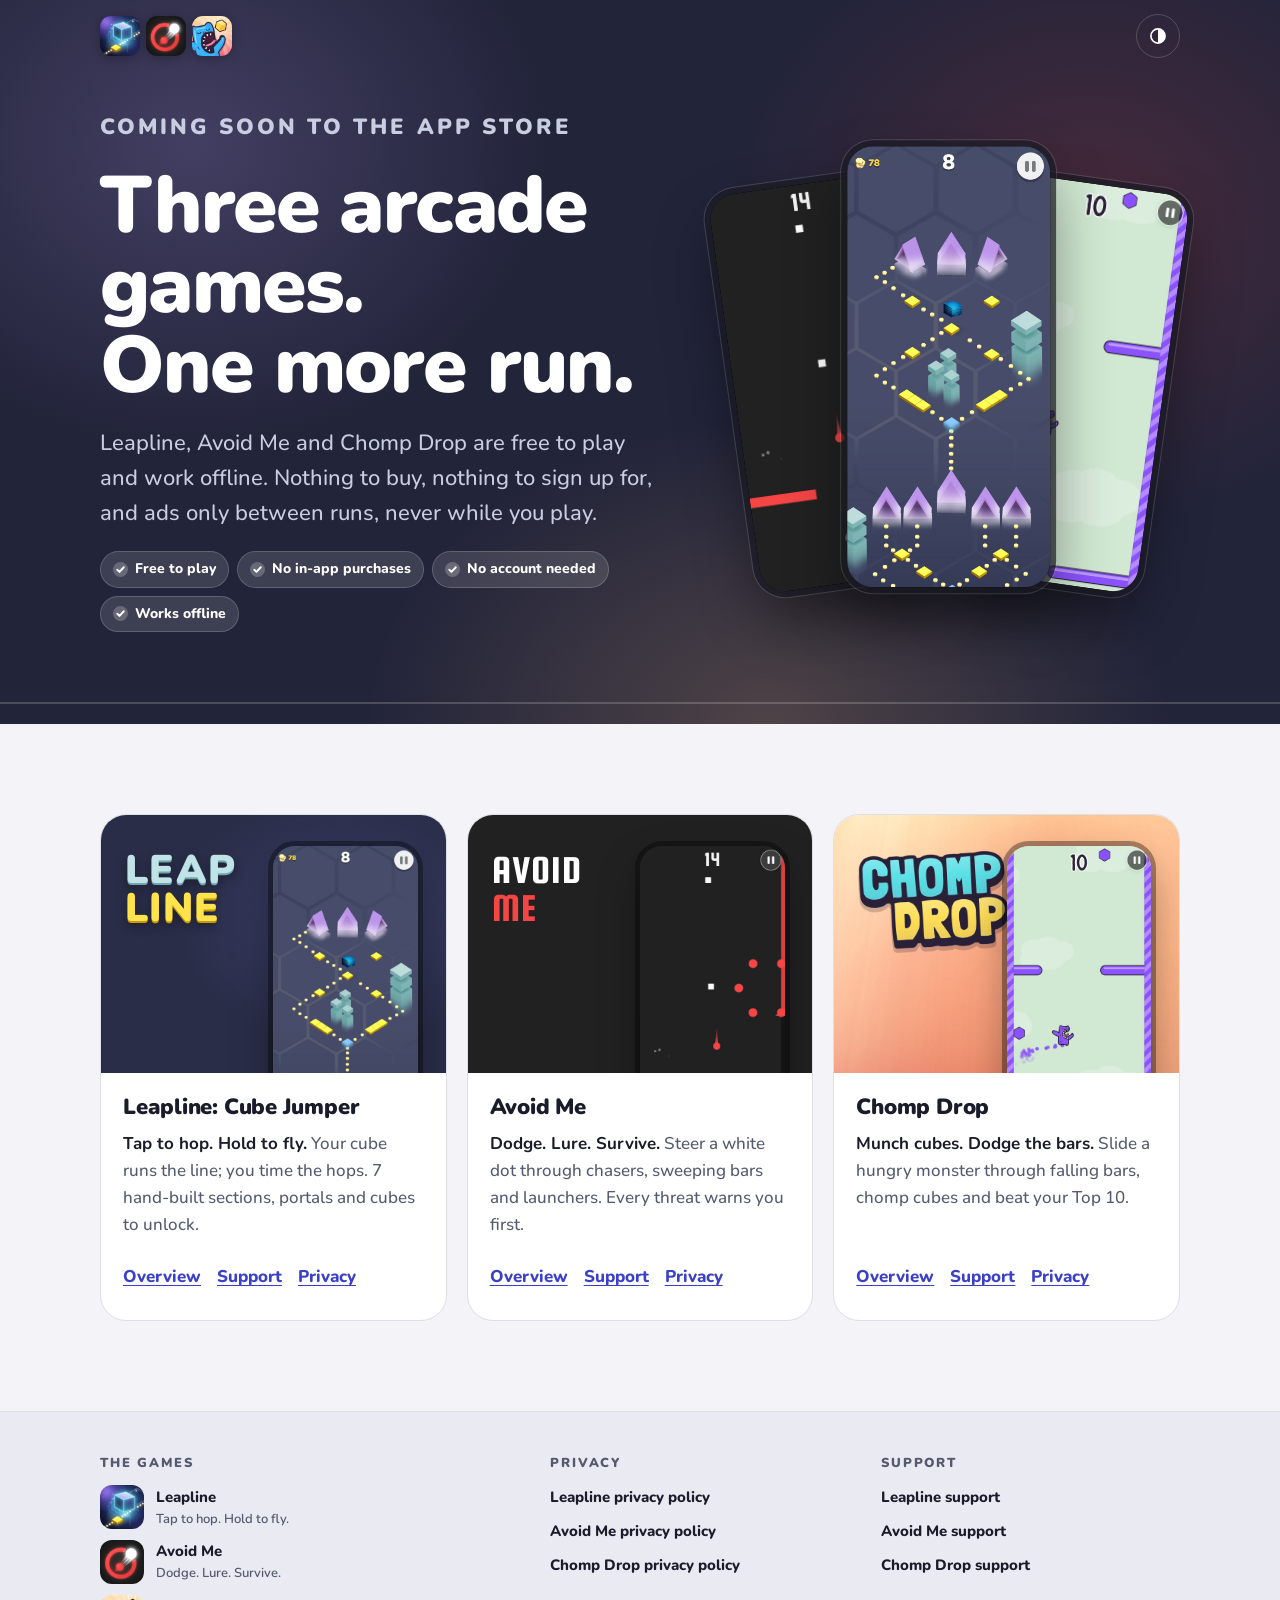
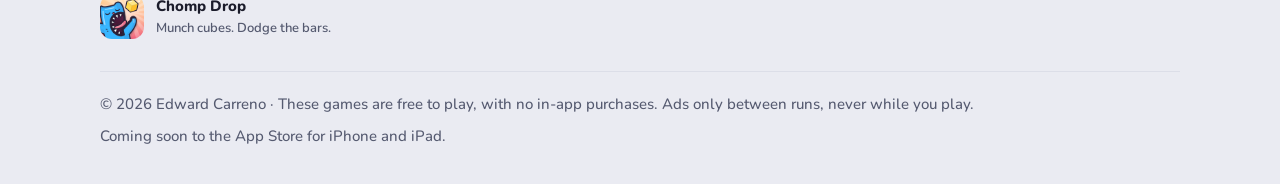
<file: index.html>
<!doctype html>
<html lang="en">
<head>
<meta charset="utf-8">
<meta name="viewport" content="width=device-width, initial-scale=1, viewport-fit=cover">
<title>Leapline, Avoid Me and Chomp Drop</title>
<meta name="description" content="Three free-to-play arcade games for iPhone and iPad: nothing to buy, no account, and ads only between runs.">
<meta name="theme-color" content="#22243a">
<meta property="og:title" content="Leapline, Avoid Me and Chomp Drop">
<meta property="og:description" content="Three free-to-play arcade games for iPhone and iPad: nothing to buy, no account, and ads only between runs.">
<meta property="og:type" content="website">
<link rel="icon" href="assets/leapline/favicon.svg">
<link rel="preload" href="assets/fonts/nunito-latin.woff2" as="font" type="font/woff2" crossorigin>
<link rel="stylesheet" href="assets/site.css">
<script>try{var t=localStorage.getItem('arcade-site-theme');if(t==='light'||t==='dark')document.documentElement.setAttribute('data-theme',t)}catch(e){}</script>
</head>
<body>
<a class="skip" href="#main">Skip to content</a>
<svg width="0" height="0" style="position:absolute" aria-hidden="true" focusable="false">
<defs>
<linearGradient id="g-top" x1="0" y1="0" x2="0" y2="1"><stop offset="0" stop-color="#8a8e9c"/><stop offset="1" stop-color="#5f6370"/></linearGradient>
<linearGradient id="g-left" x1="0" y1="0" x2="1" y2="1"><stop offset="0" stop-color="#2e3038"/><stop offset="1" stop-color="#1c1d24"/></linearGradient>
<linearGradient id="g-right" x1="0" y1="0" x2="1" y2="1"><stop offset="0" stop-color="#454856"/><stop offset="1" stop-color="#30323d"/></linearGradient>
<symbol id="lp-cube" viewBox="0 0 100 100"><polygon points="50,6 92,28 50,50 8,28" fill="url(#g-top)"/><polygon points="8,28 50,50 50,96 8,74" fill="url(#g-left)"/><polygon points="50,50 92,28 92,74 50,96" fill="url(#g-right)"/><polyline points="8,28 50,50 92,28" fill="none" stroke="#fff" stroke-opacity=".45" stroke-width="2" stroke-linejoin="round"/><polygon points="50,6 92,28 92,74 50,96 8,74 8,28" fill="none" stroke="#f4fffd" stroke-opacity=".92" stroke-width="2.6" stroke-linejoin="round"/></symbol>
<symbol id="lp-tile" viewBox="0 0 60 36"><polygon points="2,15 30,29 30,35 2,21" fill="#c79a00"/><polygon points="30,29 58,15 58,21 30,35" fill="#e0b400"/><polygon points="30,1 58,15 30,29 2,15" fill="#ffe34d"/></symbol>
<symbol id="lp-crystal" viewBox="0 0 60 72"><polygon points="30,3 5,58 30,70" fill="#d3bdf8"/><polygon points="30,3 55,58 30,70" fill="#a98bea"/><polygon points="30,32 18,60 42,60" fill="#3e3566"/><polygon points="30,32 18,60 30,64" fill="#54477f"/></symbol>
<symbol id="ck" viewBox="0 0 26 26"><circle cx="13" cy="13" r="13" style="fill:var(--ck-bg,#2a2d48)"/><path d="M7.5 13.4l3.6 3.6 7.4-8" style="fill:none;stroke:var(--ck-ink,#fff)" stroke-width="2.8" stroke-linecap="round" stroke-linejoin="round"/></symbol>
<symbol id="ck-chip" viewBox="0 0 16 16"><circle cx="8" cy="8" r="8" fill="currentColor" opacity=".22"/><path d="M4.6 8.3l2.3 2.3 4.6-5" fill="none" stroke="currentColor" stroke-width="2" stroke-linecap="round" stroke-linejoin="round"/></symbol>
</defs>
</svg>
<header class="band">
<div class="wrap topbar"><a class="brand hub-brand" href="index.html" aria-label="Home"><span style="display:flex;gap:6px"><span class="mark"><img src="media/leapline/icon-256.png" alt="" width="88" height="88"></span><span class="mark"><img src="media/avoid-me/icon-256.png" alt="" width="88" height="88"></span><span class="mark"><img src="media/chomp-drop/icon-256.png" alt="" width="88" height="88"></span></span></a><button class="theme-btn" type="button" data-theme-toggle aria-label="Colour theme"></button></div>
<div class="wrap hub-hero">
<div class="hub-head">
<p class="eyebrow" style="color:var(--hero-muted)">Coming soon to the App Store</p>
<h1>Three arcade games.<br>One more run.</h1>
<p>Leapline, Avoid Me and Chomp Drop are free to play and work offline. Nothing to buy, nothing to sign up for, and ads only between runs, never while you play.</p>
<ul class="chips" aria-label="At a glance"><li><svg viewBox="0 0 16 16" aria-hidden="true"><use href="#ck-chip"/></svg>Free to play</li><li><svg viewBox="0 0 16 16" aria-hidden="true"><use href="#ck-chip"/></svg>No in-app purchases</li><li><svg viewBox="0 0 16 16" aria-hidden="true"><use href="#ck-chip"/></svg>No account needed</li><li><svg viewBox="0 0 16 16" aria-hidden="true"><use href="#ck-chip"/></svg>Works offline</li></ul>
</div>
<div class="fan" aria-hidden="true"><span class="fan-phone fan-0"><img src="assets/avoid-me/gameplay.jpg" alt="" width="780" height="1688"></span><span class="fan-phone fan-1"><img src="assets/leapline/gameplay.jpg" alt="" width="780" height="1688"></span><span class="fan-phone fan-2"><img src="assets/chomp-drop/gameplay.jpg" alt="" width="780" height="1688"></span></div>
</div>
<div class="line line--sm" aria-hidden="true"></div>
</header>
<main id="main" class="section">
<div class="wrap"><ul class="games"><li class="game-card" data-game-card="leapline">
<div class="art art--leapline" aria-hidden="true"><span class="wm"><span class="wm-leapline"><span class="t1">LEAP</span><span class="t2">LINE</span></span></span><span class="shot-mini"><img src="assets/leapline/gameplay.jpg" alt="" width="780" height="1688" loading="lazy"></span></div>
<div class="body"><h2 style="font-size:1.375rem">Leapline: Cube Jumper</h2><p><strong style="color:var(--fg)">Tap to hop. Hold to fly.</strong> Your cube runs the line; you time the hops. 7 hand-built sections, portals and cubes to unlock.</p>
<p class="links"><a href="leapline/index.html">Overview</a><a href="leapline/support.html">Support</a><a href="leapline/privacy.html">Privacy</a></p></div>
</li><li class="game-card" data-game-card="avoid-me">
<div class="art art--avoid" aria-hidden="true"><span class="wm"><span class="wm-avoid">AVOID <span class="me">ME</span></span></span><span class="shot-mini"><img src="assets/avoid-me/gameplay.jpg" alt="" width="780" height="1688" loading="lazy"></span></div>
<div class="body"><h2 style="font-size:1.375rem">Avoid Me</h2><p><strong style="color:var(--fg)">Dodge. Lure. Survive.</strong> Steer a white dot through chasers, sweeping bars and launchers. Every threat warns you first.</p>
<p class="links"><a href="avoid-me/index.html">Overview</a><a href="avoid-me/support.html">Support</a><a href="avoid-me/privacy.html">Privacy</a></p></div>
</li><li class="game-card" data-game-card="chomp-drop">
<div class="art art--chomp" aria-hidden="true"><span class="wm"><img class="wm-chomp wm-chomp--stacked" src="media/chomp-drop/wordmark-stacked.webp" alt="" width="800" height="541"></span><span class="shot-mini"><img src="assets/chomp-drop/gameplay.jpg" alt="" width="780" height="1688" loading="lazy"></span></div>
<div class="body"><h2 style="font-size:1.375rem">Chomp Drop</h2><p><strong style="color:var(--fg)">Munch cubes. Dodge the bars.</strong> Slide a hungry monster through falling bars, chomp cubes and beat your Top 10.</p>
<p class="links"><a href="chomp-drop/index.html">Overview</a><a href="chomp-drop/support.html">Support</a><a href="chomp-drop/privacy.html">Privacy</a></p></div>
</li></ul></div>
</main>
<footer class="footer">
<div class="wrap">
<div class="footer-grid">
<div><h2>The games</h2><ul><li><a class="more" href="leapline/index.html"><span class="mk"><img src="media/leapline/icon-256.png" alt="" width="88" height="88"></span><span>Leapline<small>Tap to hop. Hold to fly.</small></span></a></li><li><a class="more" href="avoid-me/index.html"><span class="mk"><img src="media/avoid-me/icon-256.png" alt="" width="88" height="88"></span><span>Avoid Me<small>Dodge. Lure. Survive.</small></span></a></li><li><a class="more" href="chomp-drop/index.html"><span class="mk"><img src="media/chomp-drop/icon-256.png" alt="" width="88" height="88"></span><span>Chomp Drop<small>Munch cubes. Dodge the bars.</small></span></a></li></ul></div>
<div><h2>Privacy</h2><ul><li><a href="leapline/privacy.html">Leapline privacy policy</a></li><li><a href="avoid-me/privacy.html">Avoid Me privacy policy</a></li><li><a href="chomp-drop/privacy.html">Chomp Drop privacy policy</a></li></ul></div>
<div><h2>Support</h2><ul><li><a href="leapline/support.html#contact">Leapline support</a></li><li><a href="avoid-me/support.html#contact">Avoid Me support</a></li><li><a href="chomp-drop/support.html#contact">Chomp Drop support</a></li></ul></div>
</div>
<p class="fine"><span>&copy; 2026 Edward Carreno &middot; These games are free to play, with no in-app purchases. Ads only between runs, never while you play.</span><span>Coming soon to the App Store for iPhone and iPad.</span></p>
</div>
</footer>
<script src="assets/site.js"></script>
</body>
</html>
</file>
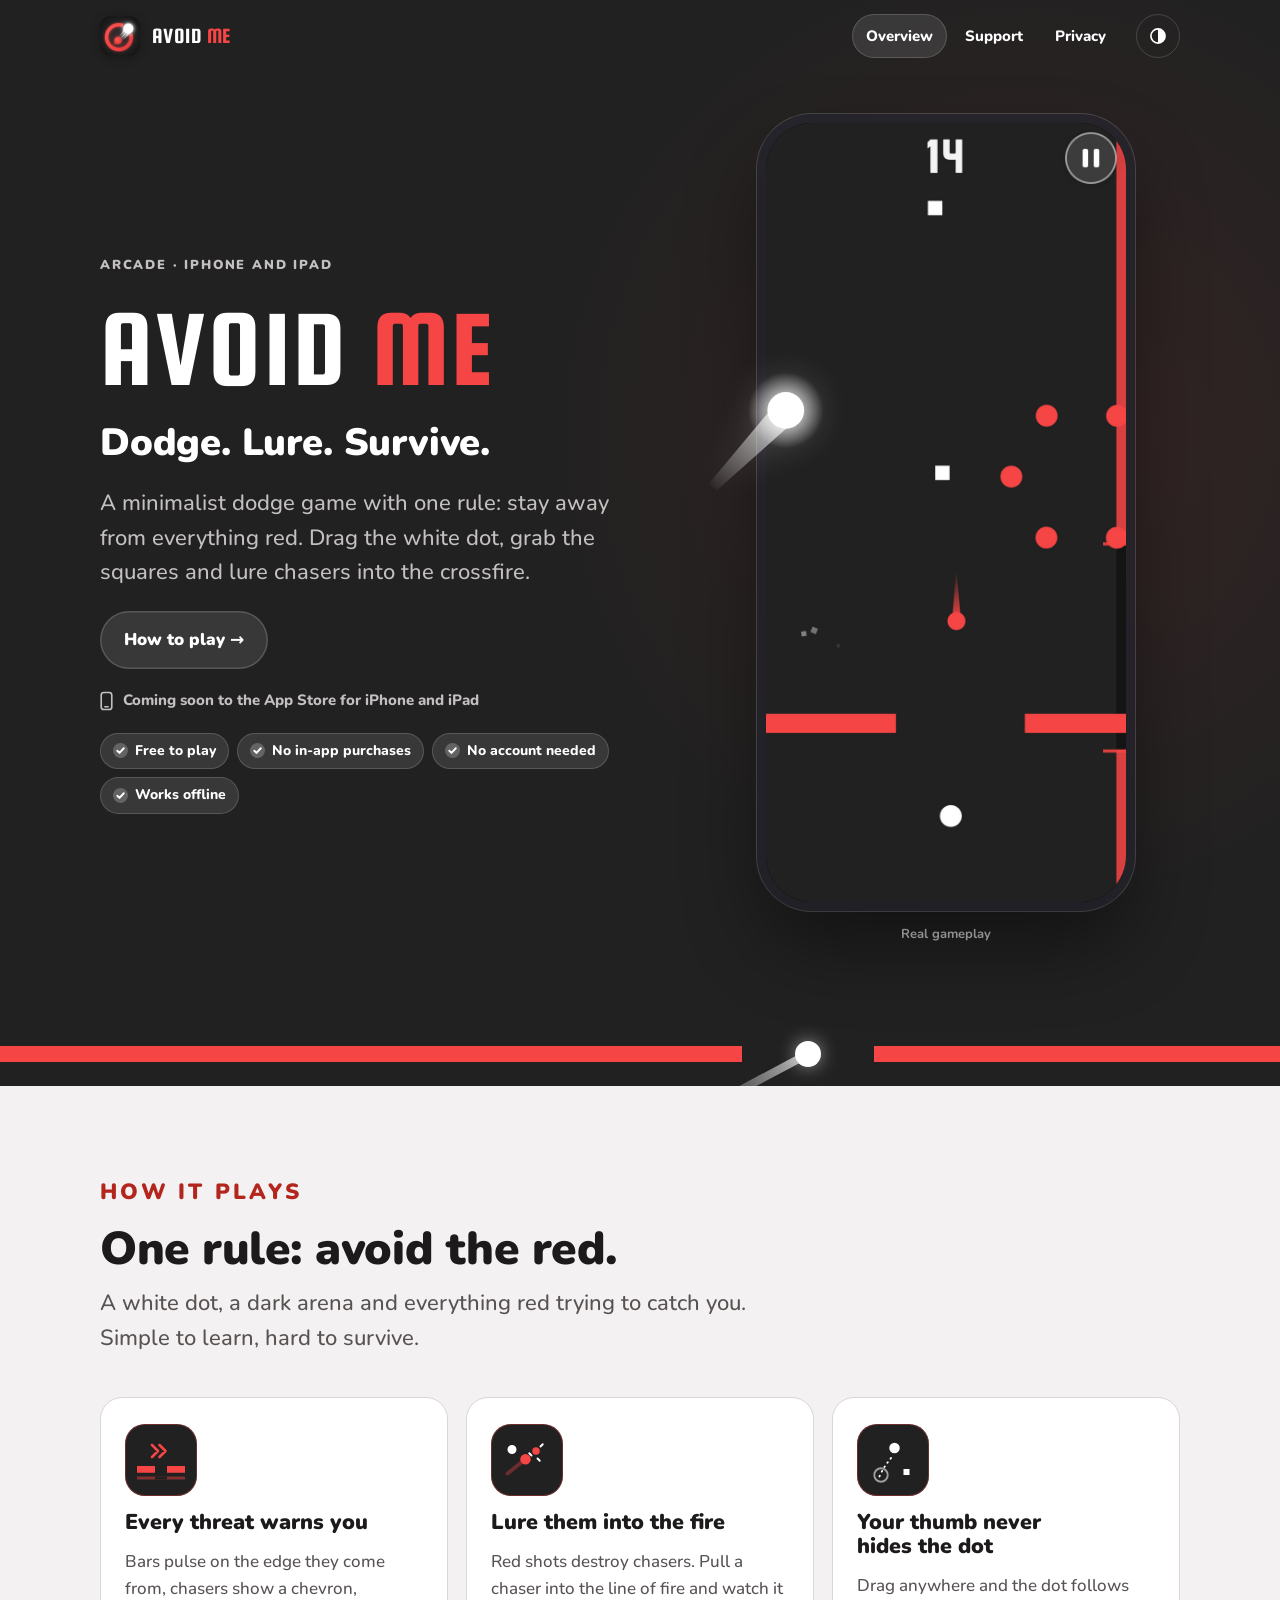
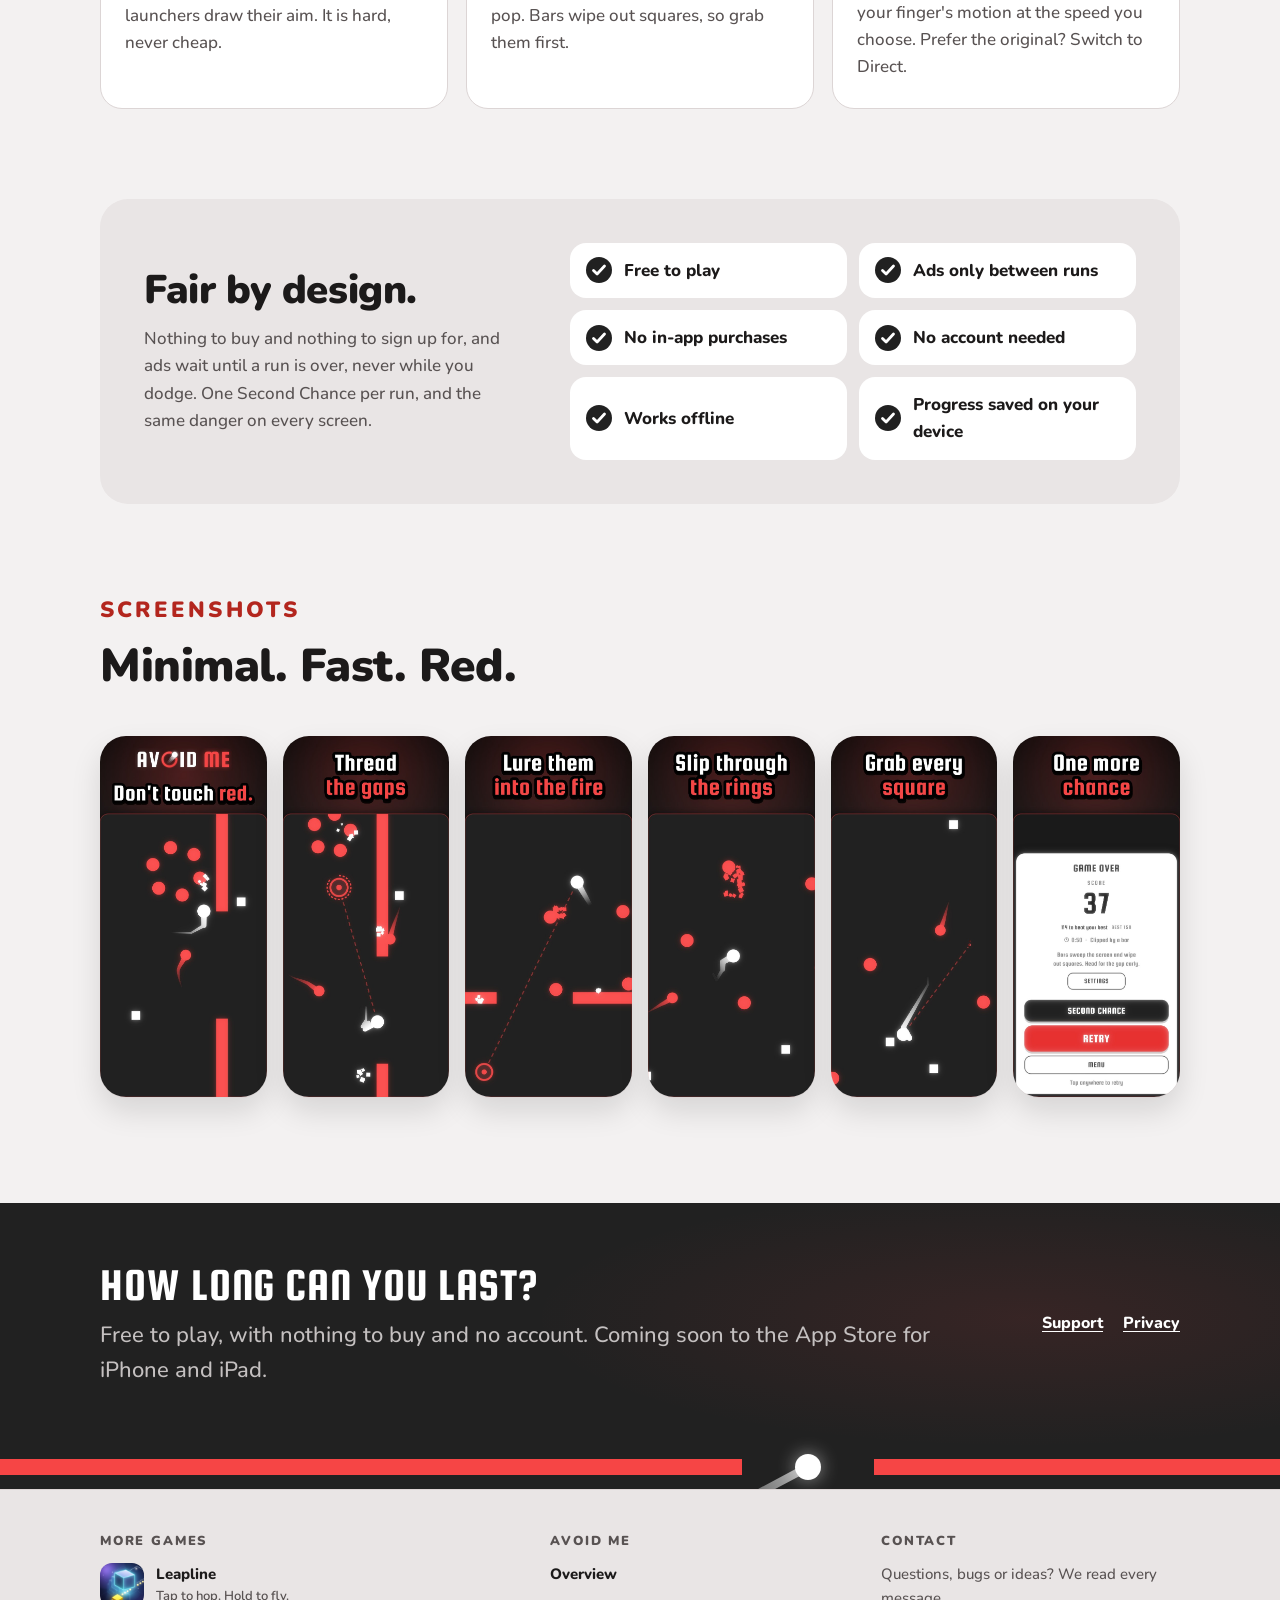
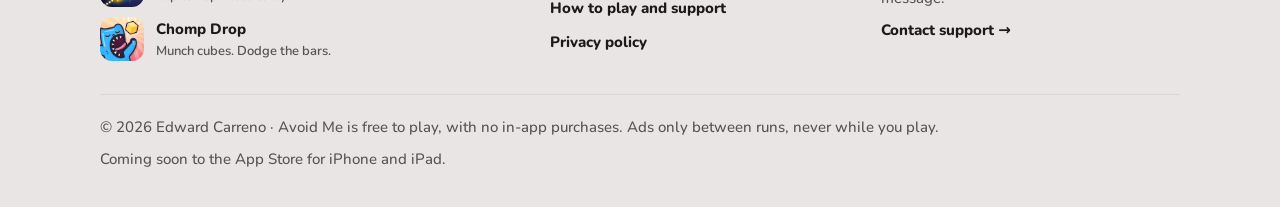
<file: avoid-me/index.html>
<!doctype html>
<html lang="en" data-game="avoid-me">
<head>
<meta charset="utf-8">
<meta name="viewport" content="width=device-width, initial-scale=1, viewport-fit=cover">
<title>Avoid Me</title>
<meta name="description" content="Avoid Me is a minimalist dodge game: drag the white dot and stay away from everything red. Free to play, nothing to buy, works offline. Coming soon to the App Store.">
<meta name="theme-color" content="#212121">
<meta property="og:title" content="Avoid Me">
<meta property="og:description" content="Avoid Me is a minimalist dodge game: drag the white dot and stay away from everything red. Free to play, nothing to buy, works offline. Coming soon to the App Store.">
<meta property="og:type" content="website">
<link rel="icon" href="../assets/avoid-me/favicon.svg">
<link rel="preload" href="../assets/fonts/nunito-latin.woff2" as="font" type="font/woff2" crossorigin>
<link rel="stylesheet" href="../assets/site.css">
<script>try{var t=localStorage.getItem('arcade-site-theme');if(t==='light'||t==='dark')document.documentElement.setAttribute('data-theme',t)}catch(e){}</script>
</head>
<body>
<a class="skip" href="#main">Skip to content</a>
<svg width="0" height="0" style="position:absolute" aria-hidden="true" focusable="false">
<defs>
<linearGradient id="g-top" x1="0" y1="0" x2="0" y2="1"><stop offset="0" stop-color="#8a8e9c"/><stop offset="1" stop-color="#5f6370"/></linearGradient>
<linearGradient id="g-left" x1="0" y1="0" x2="1" y2="1"><stop offset="0" stop-color="#2e3038"/><stop offset="1" stop-color="#1c1d24"/></linearGradient>
<linearGradient id="g-right" x1="0" y1="0" x2="1" y2="1"><stop offset="0" stop-color="#454856"/><stop offset="1" stop-color="#30323d"/></linearGradient>
<symbol id="lp-cube" viewBox="0 0 100 100"><polygon points="50,6 92,28 50,50 8,28" fill="url(#g-top)"/><polygon points="8,28 50,50 50,96 8,74" fill="url(#g-left)"/><polygon points="50,50 92,28 92,74 50,96" fill="url(#g-right)"/><polyline points="8,28 50,50 92,28" fill="none" stroke="#fff" stroke-opacity=".45" stroke-width="2" stroke-linejoin="round"/><polygon points="50,6 92,28 92,74 50,96 8,74 8,28" fill="none" stroke="#f4fffd" stroke-opacity=".92" stroke-width="2.6" stroke-linejoin="round"/></symbol>
<symbol id="lp-tile" viewBox="0 0 60 36"><polygon points="2,15 30,29 30,35 2,21" fill="#c79a00"/><polygon points="30,29 58,15 58,21 30,35" fill="#e0b400"/><polygon points="30,1 58,15 30,29 2,15" fill="#ffe34d"/></symbol>
<symbol id="lp-crystal" viewBox="0 0 60 72"><polygon points="30,3 5,58 30,70" fill="#d3bdf8"/><polygon points="30,3 55,58 30,70" fill="#a98bea"/><polygon points="30,32 18,60 42,60" fill="#3e3566"/><polygon points="30,32 18,60 30,64" fill="#54477f"/></symbol>
<symbol id="ck" viewBox="0 0 26 26"><circle cx="13" cy="13" r="13" style="fill:var(--ck-bg,#2a2d48)"/><path d="M7.5 13.4l3.6 3.6 7.4-8" style="fill:none;stroke:var(--ck-ink,#fff)" stroke-width="2.8" stroke-linecap="round" stroke-linejoin="round"/></symbol>
<symbol id="ck-chip" viewBox="0 0 16 16"><circle cx="8" cy="8" r="8" fill="currentColor" opacity=".22"/><path d="M4.6 8.3l2.3 2.3 4.6-5" fill="none" stroke="currentColor" stroke-width="2" stroke-linecap="round" stroke-linejoin="round"/></symbol>
</defs>
</svg>
<header class="band">
<div class="wrap topbar">
<a class="brand" href="index.html" aria-label="Avoid Me home"><span class="mark"><img src="../media/avoid-me/icon-256.png" alt="" width="88" height="88"></span><span class="wm-avoid">AVOID <span class="me">ME</span></span></a>
<nav class="nav" aria-label="Avoid Me"><a href="index.html" aria-current="page">Overview</a><a href="support.html">Support</a><a href="privacy.html">Privacy</a></nav>
<button class="theme-btn" type="button" data-theme-toggle aria-label="Colour theme"></button>
</div>
<div class="wrap hero">
<div class="hero-copy">
<p class="eyebrow">Arcade &middot; iPhone and iPad</p>
<h1 class="display" aria-label="Avoid Me"><span class="wm-avoid">AVOID <span class="me">ME</span></span></h1>
<p class="subtitle">Dodge. Lure. Survive.</p>
<p class="pitch">A minimalist dodge game with one rule: stay away from everything red. Drag the white dot, grab the squares and lure chasers into the crossfire.</p>
<div class="cta-row"><a class="hero-2nd" href="support.html">How to play&nbsp;&rarr;</a></div>
<p class="store-note"><svg viewBox="0 0 16 24" aria-hidden="true"><rect x="1.5" y="1.5" width="13" height="21" rx="3.2" fill="none" stroke="currentColor" stroke-width="2"/><path d="M6 19h4" stroke="currentColor" stroke-width="2" stroke-linecap="round"/></svg><span>Coming soon to the App Store for iPhone and iPad</span></p>
<ul class="chips" aria-label="At a glance"><li><svg viewBox="0 0 16 16" aria-hidden="true"><use href="#ck-chip"/></svg>Free to play</li><li><svg viewBox="0 0 16 16" aria-hidden="true"><use href="#ck-chip"/></svg>No in-app purchases</li><li><svg viewBox="0 0 16 16" aria-hidden="true"><use href="#ck-chip"/></svg>No account needed</li><li><svg viewBox="0 0 16 16" aria-hidden="true"><use href="#ck-chip"/></svg>Works offline</li></ul>
</div>
<div class="hero-art">
<div class="screen"><img src="../assets/avoid-me/gameplay.jpg" alt="Avoid Me gameplay: the white dot below a red bar with a gap, red chasers and ring shots on a charcoal arena, score 14." width="780" height="1688" fetchpriority="high"></div>
<svg class="sticker" viewBox="0 0 200 200" aria-hidden="true"><defs><linearGradient id="am-trail" x1="1" y1="0" x2="0" y2="1"><stop offset="0" stop-color="#fff" stop-opacity=".85"/><stop offset="1" stop-color="#fff" stop-opacity="0"/></linearGradient><radialGradient id="am-glow"><stop offset=".45" stop-color="#fff" stop-opacity=".55"/><stop offset="1" stop-color="#fff" stop-opacity="0"/></radialGradient></defs><path d="M118 52 L148 82 L20 196 L6 186 Z" fill="url(#am-trail)"/><circle cx="132" cy="66" r="62" fill="url(#am-glow)"/><circle cx="132" cy="66" r="30" fill="#fff"/></svg>
<p class="screen-cap">Real gameplay</p>
</div>
</div>
<div class="line" aria-hidden="true"><span class="trail"></span><span class="dot"></span></div>
</header>
<main id="main">
<section class="section" aria-labelledby="how-h">
<div class="wrap">
<div class="section-head"><p class="eyebrow">How it plays</p><h2 id="how-h">One rule: avoid the red.</h2><p>A white dot, a dark arena and everything red trying to catch you. Simple to learn, hard to survive.</p></div>
<ul class="features"><li class="feature"><span class="ic"><svg viewBox="0 0 64 64" aria-hidden="true"><rect x="0" y="40" width="24" height="9" fill="#f64545"/><rect x="40" y="40" width="24" height="9" fill="#f64545"/><rect x="0" y="54" width="64" height="4" fill="#f64545" opacity=".45"/><rect x="24" y="54" width="16" height="4" fill="#212121"/><path d="M20 12 l8 8 -8 8 M30 12 l8 8 -8 8" fill="none" stroke="#f64545" stroke-width="3.5" stroke-linecap="round" stroke-linejoin="round"/></svg></span><h3>Every threat warns you</h3><p>Bars pulse on the edge they come from, chasers show a chevron, launchers draw their aim. It is hard, never cheap.</p></li><li class="feature"><span class="ic"><svg viewBox="0 0 64 64" aria-hidden="true"><path d="M6 50 L26 34" stroke="#f64545" stroke-width="5" stroke-linecap="round" opacity=".35"/><circle cx="30" cy="31" r="7" fill="#f64545"/><circle cx="44" cy="20" r="5" fill="#f64545"/><path d="M38 26 l-3 -3 M46 30 l3 3 M50 14 l3 -3" stroke="#fff" stroke-width="2.5" stroke-linecap="round"/><circle cx="12" cy="18" r="6" fill="#fff"/></svg></span><h3>Lure them into the fire</h3><p>Red shots destroy chasers. Pull a chaser into the line of fire and watch it pop. Bars wipe out squares, so grab them first.</p></li><li class="feature"><span class="ic"><svg viewBox="0 0 64 64" aria-hidden="true"><circle cx="34" cy="16" r="7" fill="#fff"/><path d="M14 54 C 20 40, 26 34, 32 26" fill="none" stroke="#fff" stroke-width="2.5" stroke-dasharray="1 6" stroke-linecap="round"/><circle cx="16" cy="52" r="9" fill="none" stroke="#9e9e9e" stroke-width="2.5"/><rect x="46" y="44" width="8" height="8" fill="#fff"/></svg></span><h3>Your thumb never hides the dot</h3><p>Drag anywhere and the dot follows your finger&#x27;s motion at the speed you choose. Prefer the original? Switch to Direct.</p></li></ul>
</div>
</section>
<section class="section" aria-labelledby="pure-h">
<div class="wrap"><div class="promise">
<div><h2 id="pure-h">Fair by design.</h2><p>Nothing to buy and nothing to sign up for, and ads wait until a run is over, never while you dodge. One Second Chance per run, and the same danger on every screen.</p></div>
<ul class="checks"><li><svg viewBox="0 0 26 26" aria-hidden="true"><use href="#ck"/></svg>Free to play</li><li><svg viewBox="0 0 26 26" aria-hidden="true"><use href="#ck"/></svg>Ads only between runs</li><li><svg viewBox="0 0 26 26" aria-hidden="true"><use href="#ck"/></svg>No in-app purchases</li><li><svg viewBox="0 0 26 26" aria-hidden="true"><use href="#ck"/></svg>No account needed</li><li><svg viewBox="0 0 26 26" aria-hidden="true"><use href="#ck"/></svg>Works offline</li><li><svg viewBox="0 0 26 26" aria-hidden="true"><use href="#ck"/></svg>Progress saved on your device</li></ul>
</div></div>
</section>
<section class="section" aria-labelledby="shots-h">
<div class="wrap">
<div class="section-head"><p class="eyebrow">Screenshots</p><h2 id="shots-h">Minimal. Fast. Red.</h2></div>
<div class="shots-scroll"><ul class="shots"><li class="shot"><img src="../media/avoid-me/screenshot-1.jpg" alt="Avoid Me screenshot 1" width="645" height="1398" loading="lazy" decoding="async"></li><li class="shot"><img src="../media/avoid-me/screenshot-2.jpg" alt="Avoid Me screenshot 2" width="645" height="1398" loading="lazy" decoding="async"></li><li class="shot"><img src="../media/avoid-me/screenshot-3.jpg" alt="Avoid Me screenshot 3" width="645" height="1398" loading="lazy" decoding="async"></li><li class="shot"><img src="../media/avoid-me/screenshot-4.jpg" alt="Avoid Me screenshot 4" width="645" height="1398" loading="lazy" decoding="async"></li><li class="shot"><img src="../media/avoid-me/screenshot-5.jpg" alt="Avoid Me screenshot 5" width="645" height="1398" loading="lazy" decoding="async"></li><li class="shot"><img src="../media/avoid-me/screenshot-6.jpg" alt="Avoid Me screenshot 6" width="645" height="1398" loading="lazy" decoding="async"></li></ul></div>
</div>
</section>
</main>
<section class="band" aria-labelledby="closer-h">
<div class="wrap closer">
<div><h2 id="closer-h">How long can you last?</h2><p>Free to play, with nothing to buy and no account. Coming soon to the App Store for iPhone and iPad.</p></div>
<div class="closer-cta"><p class="cta-row"><a class="text-link" href="support.html">Support</a><a class="text-link" href="privacy.html">Privacy</a></p></div>
</div>
<div class="line line--sm" aria-hidden="true"><span class="trail"></span><span class="dot"></span></div>
</section>
<footer class="footer">
<div class="wrap">
<div class="footer-grid">
<div><h2>More games</h2><ul><li><a class="more" href="../leapline/index.html"><span class="mk"><img src="../media/leapline/icon-256.png" alt="" width="88" height="88"></span><span>Leapline<small>Tap to hop. Hold to fly.</small></span></a></li><li><a class="more" href="../chomp-drop/index.html"><span class="mk"><img src="../media/chomp-drop/icon-256.png" alt="" width="88" height="88"></span><span>Chomp Drop<small>Munch cubes. Dodge the bars.</small></span></a></li></ul></div>
<div><h2>Avoid Me</h2><ul>
<li><a href="index.html">Overview</a></li>
<li><a href="support.html">How to play and support</a></li>
<li><a href="privacy.html">Privacy policy</a></li>
</ul></div>
<div><h2>Contact</h2><p class="muted-p">Questions, bugs or ideas? We read every message.</p>
<p><a class="contact-link" href="support.html#contact">Contact support&nbsp;&rarr;</a></p></div>
</div>
<p class="fine"><span>&copy; 2026 Edward Carreno &middot; Avoid Me is free to play, with no in-app purchases. Ads only between runs, never while you play.</span><span>Coming soon to the App Store for iPhone and iPad.</span></p>
</div>
</footer>
<script src="../assets/site.js"></script>
</body>
</html>
</file>
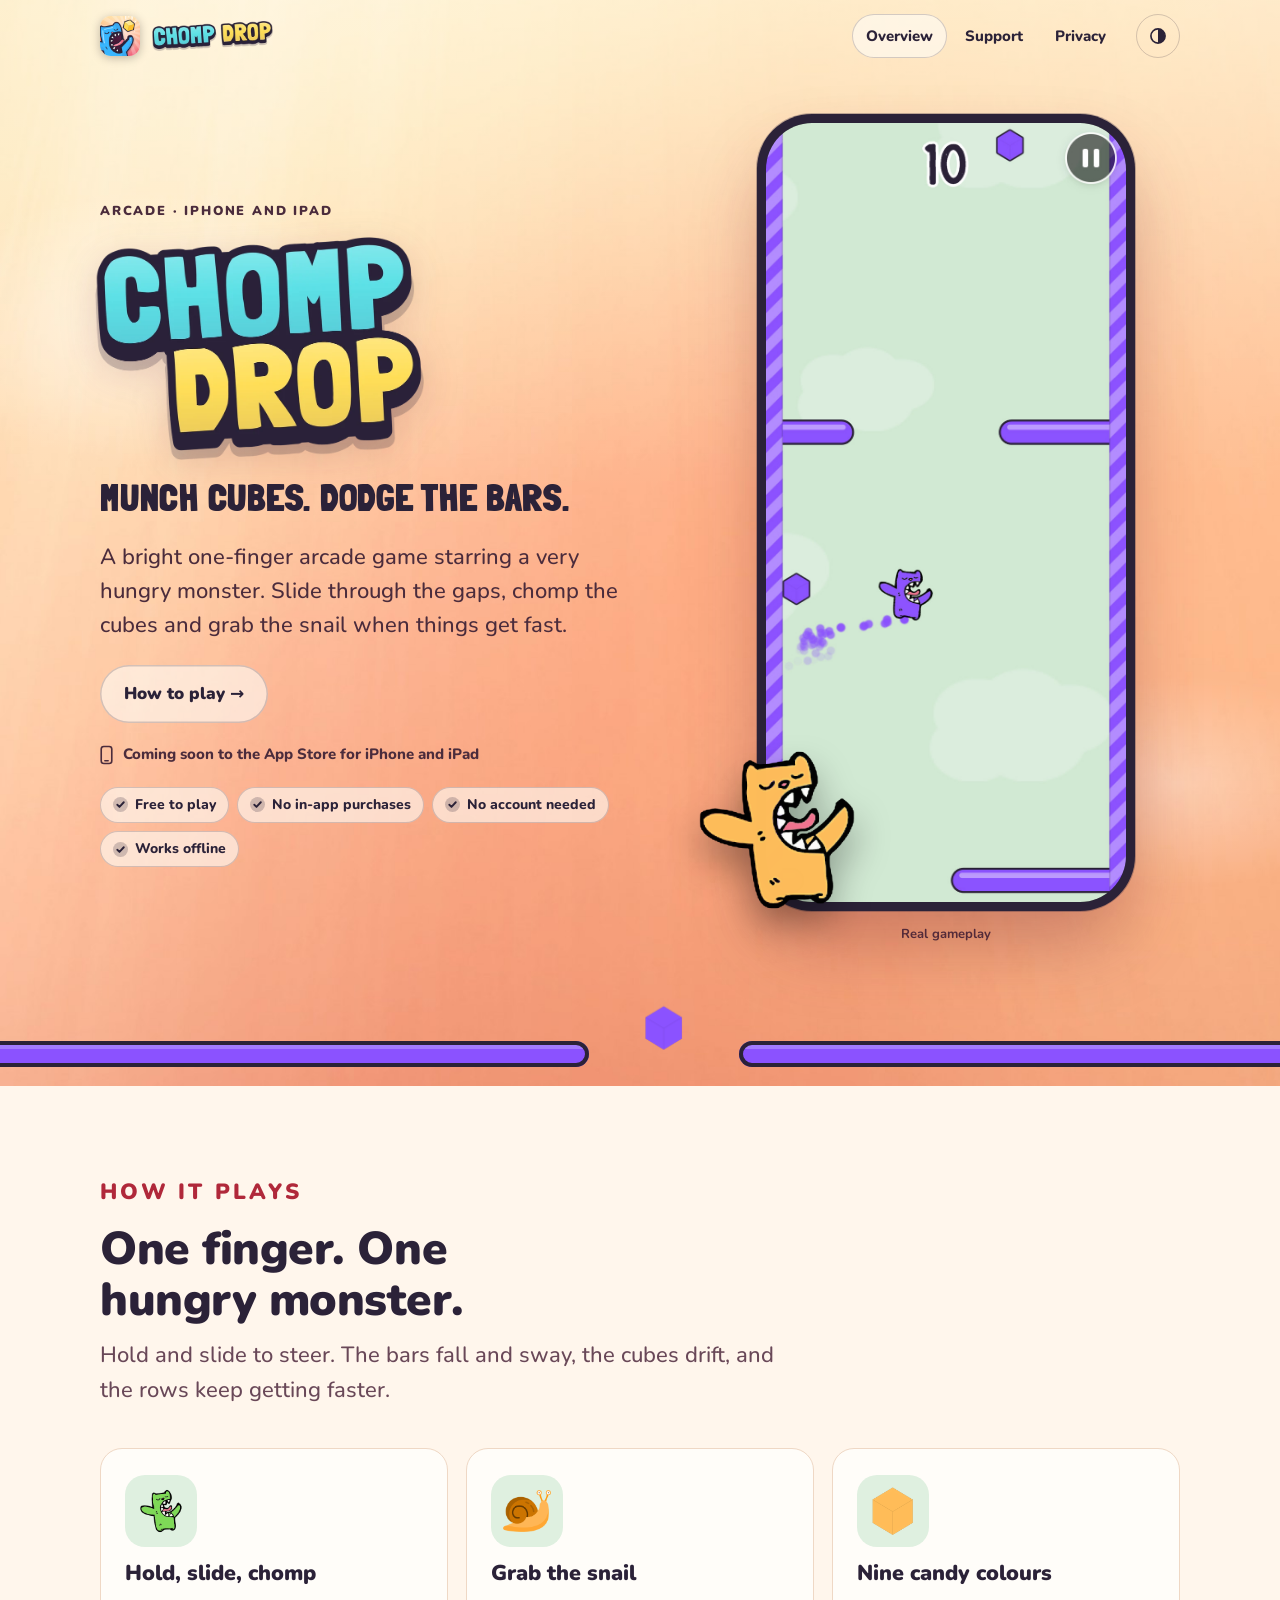
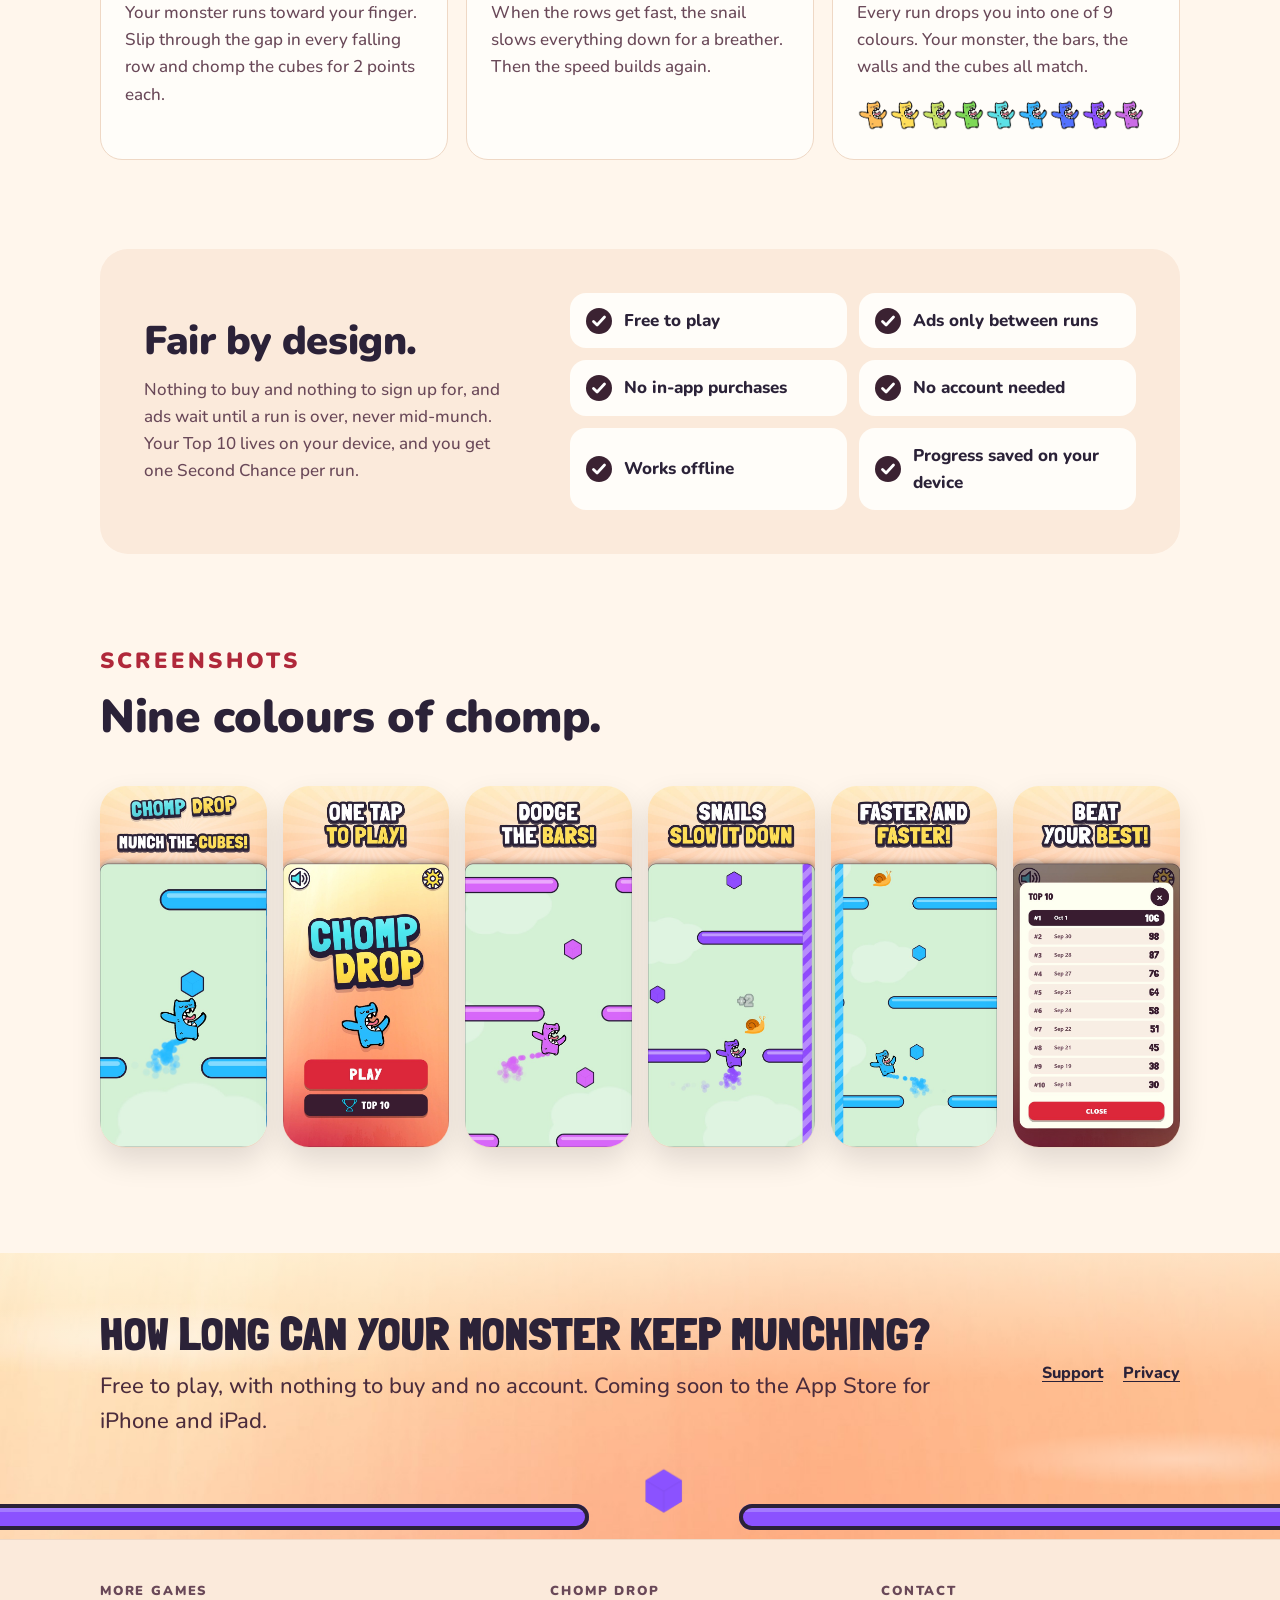
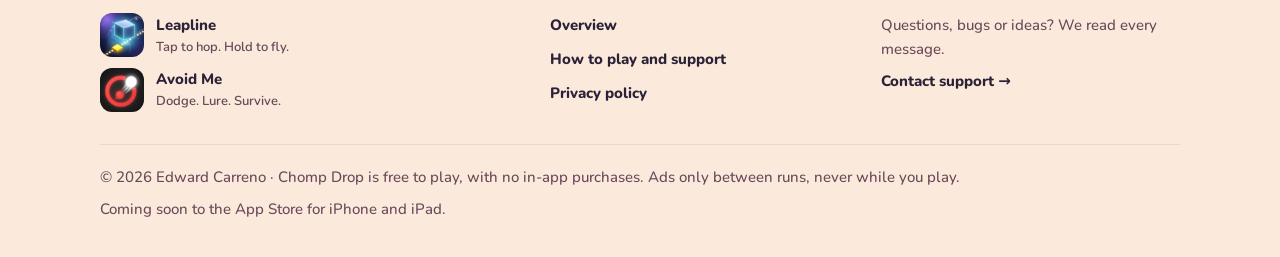
<file: chomp-drop/index.html>
<!doctype html>
<html lang="en" data-game="chomp-drop">
<head>
<meta charset="utf-8">
<meta name="viewport" content="width=device-width, initial-scale=1, viewport-fit=cover">
<title>Chomp Drop</title>
<meta name="description" content="Chomp Drop is a bright one-finger arcade game: slide a hungry monster through falling bars and chomp cubes. Free to play, nothing to buy, works offline.">
<meta name="theme-color" content="#f6b48c">
<meta property="og:title" content="Chomp Drop">
<meta property="og:description" content="Chomp Drop is a bright one-finger arcade game: slide a hungry monster through falling bars and chomp cubes. Free to play, nothing to buy, works offline.">
<meta property="og:type" content="website">
<link rel="icon" href="../assets/chomp-drop/mon-0.png">
<link rel="preload" href="../assets/fonts/nunito-latin.woff2" as="font" type="font/woff2" crossorigin>
<link rel="preload" href="../assets/fonts/londrina-solid-black.woff" as="font" type="font/woff" crossorigin>
<link rel="stylesheet" href="../assets/site.css">
<script>try{var t=localStorage.getItem('arcade-site-theme');if(t==='light'||t==='dark')document.documentElement.setAttribute('data-theme',t)}catch(e){}</script>
</head>
<body>
<a class="skip" href="#main">Skip to content</a>
<svg width="0" height="0" style="position:absolute" aria-hidden="true" focusable="false">
<defs>
<linearGradient id="g-top" x1="0" y1="0" x2="0" y2="1"><stop offset="0" stop-color="#8a8e9c"/><stop offset="1" stop-color="#5f6370"/></linearGradient>
<linearGradient id="g-left" x1="0" y1="0" x2="1" y2="1"><stop offset="0" stop-color="#2e3038"/><stop offset="1" stop-color="#1c1d24"/></linearGradient>
<linearGradient id="g-right" x1="0" y1="0" x2="1" y2="1"><stop offset="0" stop-color="#454856"/><stop offset="1" stop-color="#30323d"/></linearGradient>
<symbol id="lp-cube" viewBox="0 0 100 100"><polygon points="50,6 92,28 50,50 8,28" fill="url(#g-top)"/><polygon points="8,28 50,50 50,96 8,74" fill="url(#g-left)"/><polygon points="50,50 92,28 92,74 50,96" fill="url(#g-right)"/><polyline points="8,28 50,50 92,28" fill="none" stroke="#fff" stroke-opacity=".45" stroke-width="2" stroke-linejoin="round"/><polygon points="50,6 92,28 92,74 50,96 8,74 8,28" fill="none" stroke="#f4fffd" stroke-opacity=".92" stroke-width="2.6" stroke-linejoin="round"/></symbol>
<symbol id="lp-tile" viewBox="0 0 60 36"><polygon points="2,15 30,29 30,35 2,21" fill="#c79a00"/><polygon points="30,29 58,15 58,21 30,35" fill="#e0b400"/><polygon points="30,1 58,15 30,29 2,15" fill="#ffe34d"/></symbol>
<symbol id="lp-crystal" viewBox="0 0 60 72"><polygon points="30,3 5,58 30,70" fill="#d3bdf8"/><polygon points="30,3 55,58 30,70" fill="#a98bea"/><polygon points="30,32 18,60 42,60" fill="#3e3566"/><polygon points="30,32 18,60 30,64" fill="#54477f"/></symbol>
<symbol id="ck" viewBox="0 0 26 26"><circle cx="13" cy="13" r="13" style="fill:var(--ck-bg,#2a2d48)"/><path d="M7.5 13.4l3.6 3.6 7.4-8" style="fill:none;stroke:var(--ck-ink,#fff)" stroke-width="2.8" stroke-linecap="round" stroke-linejoin="round"/></symbol>
<symbol id="ck-chip" viewBox="0 0 16 16"><circle cx="8" cy="8" r="8" fill="currentColor" opacity=".22"/><path d="M4.6 8.3l2.3 2.3 4.6-5" fill="none" stroke="currentColor" stroke-width="2" stroke-linecap="round" stroke-linejoin="round"/></symbol>
</defs>
</svg>
<header class="band">
<div class="wrap topbar">
<a class="brand" href="index.html" aria-label="Chomp Drop home"><span class="mark"><img src="../media/chomp-drop/icon-256.png" alt="" width="88" height="88"></span><img class="wm-chomp wm-chomp--line" src="../media/chomp-drop/wordmark-line.webp" alt="" width="360" height="89"></a>
<nav class="nav" aria-label="Chomp Drop"><a href="index.html" aria-current="page">Overview</a><a href="support.html">Support</a><a href="privacy.html">Privacy</a></nav>
<button class="theme-btn" type="button" data-theme-toggle aria-label="Colour theme"></button>
</div>
<div class="wrap hero">
<div class="hero-copy">
<p class="eyebrow">Arcade &middot; iPhone and iPad</p>
<h1 class="display"><img class="wm-chomp wm-chomp--stacked" src="../media/chomp-drop/wordmark-stacked.webp" alt="Chomp Drop" width="800" height="541" fetchpriority="high"></h1>
<p class="subtitle">Munch cubes. Dodge the bars.</p>
<p class="pitch">A bright one-finger arcade game starring a very hungry monster. Slide through the gaps, chomp the cubes and grab the snail when things get fast.</p>
<div class="cta-row"><a class="hero-2nd" href="support.html">How to play&nbsp;&rarr;</a></div>
<p class="store-note"><svg viewBox="0 0 16 24" aria-hidden="true"><rect x="1.5" y="1.5" width="13" height="21" rx="3.2" fill="none" stroke="currentColor" stroke-width="2"/><path d="M6 19h4" stroke="currentColor" stroke-width="2" stroke-linecap="round"/></svg><span>Coming soon to the App Store for iPhone and iPad</span></p>
<ul class="chips" aria-label="At a glance"><li><svg viewBox="0 0 16 16" aria-hidden="true"><use href="#ck-chip"/></svg>Free to play</li><li><svg viewBox="0 0 16 16" aria-hidden="true"><use href="#ck-chip"/></svg>No in-app purchases</li><li><svg viewBox="0 0 16 16" aria-hidden="true"><use href="#ck-chip"/></svg>No account needed</li><li><svg viewBox="0 0 16 16" aria-hidden="true"><use href="#ck-chip"/></svg>Works offline</li></ul>
</div>
<div class="hero-art">
<div class="screen"><img src="../assets/chomp-drop/gameplay.jpg" alt="Chomp Drop gameplay: a purple monster with a trail between purple pill bars on a mint sky, a cube to chomp, score 10." width="780" height="1688" fetchpriority="high"></div>
<img class="sticker" src="../assets/chomp-drop/monster-hero.png" alt="" width="480" height="480">
<p class="screen-cap">Real gameplay</p>
</div>
</div>
<div class="line" aria-hidden="true"><img class="cube" src="../assets/chomp-drop/cube-7.png" alt="" width="78" height="90"></div>
</header>
<main id="main">
<section class="section" aria-labelledby="how-h">
<div class="wrap">
<div class="section-head"><p class="eyebrow">How it plays</p><h2 id="how-h">One finger. One hungry monster.</h2><p>Hold and slide to steer. The bars fall and sway, the cubes drift, and the rows keep getting faster.</p></div>
<ul class="features"><li class="feature"><span class="ic"><img src="../assets/chomp-drop/mon-3.png" alt="" width="150" height="150"></span><h3>Hold, slide, chomp</h3><p>Your monster runs toward your finger. Slip through the gap in every falling row and chomp the cubes for 2 points each.</p></li><li class="feature"><span class="ic"><img src="../assets/chomp-drop/snail.png" alt="" width="300" height="258"></span><h3>Grab the snail</h3><p>When the rows get fast, the snail slows everything down for a breather. Then the speed builds again.</p></li><li class="feature"><span class="ic"><img src="../assets/chomp-drop/cube-0.png" alt="" width="78" height="90"></span><h3>Nine candy colours</h3><p>Every run drops you into one of 9 colours. Your monster, the bars, the walls and the cubes all match.</p><span style="display:flex;flex-wrap:wrap;gap:0;margin-top:4px"><img src="../assets/chomp-drop/mon-0.png" alt="" width="32" height="32" style="width:32px;height:32px"><img src="../assets/chomp-drop/mon-1.png" alt="" width="32" height="32" style="width:32px;height:32px"><img src="../assets/chomp-drop/mon-2.png" alt="" width="32" height="32" style="width:32px;height:32px"><img src="../assets/chomp-drop/mon-3.png" alt="" width="32" height="32" style="width:32px;height:32px"><img src="../assets/chomp-drop/mon-4.png" alt="" width="32" height="32" style="width:32px;height:32px"><img src="../assets/chomp-drop/mon-5.png" alt="" width="32" height="32" style="width:32px;height:32px"><img src="../assets/chomp-drop/mon-6.png" alt="" width="32" height="32" style="width:32px;height:32px"><img src="../assets/chomp-drop/mon-7.png" alt="" width="32" height="32" style="width:32px;height:32px"><img src="../assets/chomp-drop/mon-8.png" alt="" width="32" height="32" style="width:32px;height:32px"></span></li></ul>
</div>
</section>
<section class="section" aria-labelledby="pure-h">
<div class="wrap"><div class="promise">
<div><h2 id="pure-h">Fair by design.</h2><p>Nothing to buy and nothing to sign up for, and ads wait until a run is over, never mid-munch. Your Top 10 lives on your device, and you get one Second Chance per run.</p></div>
<ul class="checks"><li><svg viewBox="0 0 26 26" aria-hidden="true"><use href="#ck"/></svg>Free to play</li><li><svg viewBox="0 0 26 26" aria-hidden="true"><use href="#ck"/></svg>Ads only between runs</li><li><svg viewBox="0 0 26 26" aria-hidden="true"><use href="#ck"/></svg>No in-app purchases</li><li><svg viewBox="0 0 26 26" aria-hidden="true"><use href="#ck"/></svg>No account needed</li><li><svg viewBox="0 0 26 26" aria-hidden="true"><use href="#ck"/></svg>Works offline</li><li><svg viewBox="0 0 26 26" aria-hidden="true"><use href="#ck"/></svg>Progress saved on your device</li></ul>
</div></div>
</section>
<section class="section" aria-labelledby="shots-h">
<div class="wrap">
<div class="section-head"><p class="eyebrow">Screenshots</p><h2 id="shots-h">Nine colours of chomp.</h2></div>
<div class="shots-scroll"><ul class="shots"><li class="shot"><img src="../media/chomp-drop/screenshot-1.jpg" alt="Chomp Drop screenshot 1" width="645" height="1398" loading="lazy" decoding="async"></li><li class="shot"><img src="../media/chomp-drop/screenshot-2.jpg" alt="Chomp Drop screenshot 2" width="645" height="1398" loading="lazy" decoding="async"></li><li class="shot"><img src="../media/chomp-drop/screenshot-3.jpg" alt="Chomp Drop screenshot 3" width="645" height="1398" loading="lazy" decoding="async"></li><li class="shot"><img src="../media/chomp-drop/screenshot-4.jpg" alt="Chomp Drop screenshot 4" width="645" height="1398" loading="lazy" decoding="async"></li><li class="shot"><img src="../media/chomp-drop/screenshot-5.jpg" alt="Chomp Drop screenshot 5" width="645" height="1398" loading="lazy" decoding="async"></li><li class="shot"><img src="../media/chomp-drop/screenshot-6.jpg" alt="Chomp Drop screenshot 6" width="645" height="1398" loading="lazy" decoding="async"></li></ul></div>
</div>
</section>
</main>
<section class="band" aria-labelledby="closer-h">
<div class="wrap closer">
<div><h2 id="closer-h">How long can your monster keep munching?</h2><p>Free to play, with nothing to buy and no account. Coming soon to the App Store for iPhone and iPad.</p></div>
<div class="closer-cta"><p class="cta-row"><a class="text-link" href="support.html">Support</a><a class="text-link" href="privacy.html">Privacy</a></p></div>
</div>
<div class="line line--sm" aria-hidden="true"><img class="cube" src="../assets/chomp-drop/cube-7.png" alt="" width="78" height="90"></div>
</section>
<footer class="footer">
<div class="wrap">
<div class="footer-grid">
<div><h2>More games</h2><ul><li><a class="more" href="../leapline/index.html"><span class="mk"><img src="../media/leapline/icon-256.png" alt="" width="88" height="88"></span><span>Leapline<small>Tap to hop. Hold to fly.</small></span></a></li><li><a class="more" href="../avoid-me/index.html"><span class="mk"><img src="../media/avoid-me/icon-256.png" alt="" width="88" height="88"></span><span>Avoid Me<small>Dodge. Lure. Survive.</small></span></a></li></ul></div>
<div><h2>Chomp Drop</h2><ul>
<li><a href="index.html">Overview</a></li>
<li><a href="support.html">How to play and support</a></li>
<li><a href="privacy.html">Privacy policy</a></li>
</ul></div>
<div><h2>Contact</h2><p class="muted-p">Questions, bugs or ideas? We read every message.</p>
<p><a class="contact-link" href="support.html#contact">Contact support&nbsp;&rarr;</a></p></div>
</div>
<p class="fine"><span>&copy; 2026 Edward Carreno &middot; Chomp Drop is free to play, with no in-app purchases. Ads only between runs, never while you play.</span><span>Coming soon to the App Store for iPhone and iPad.</span></p>
</div>
</footer>
<script src="../assets/site.js"></script>
</body>
</html>
</file>
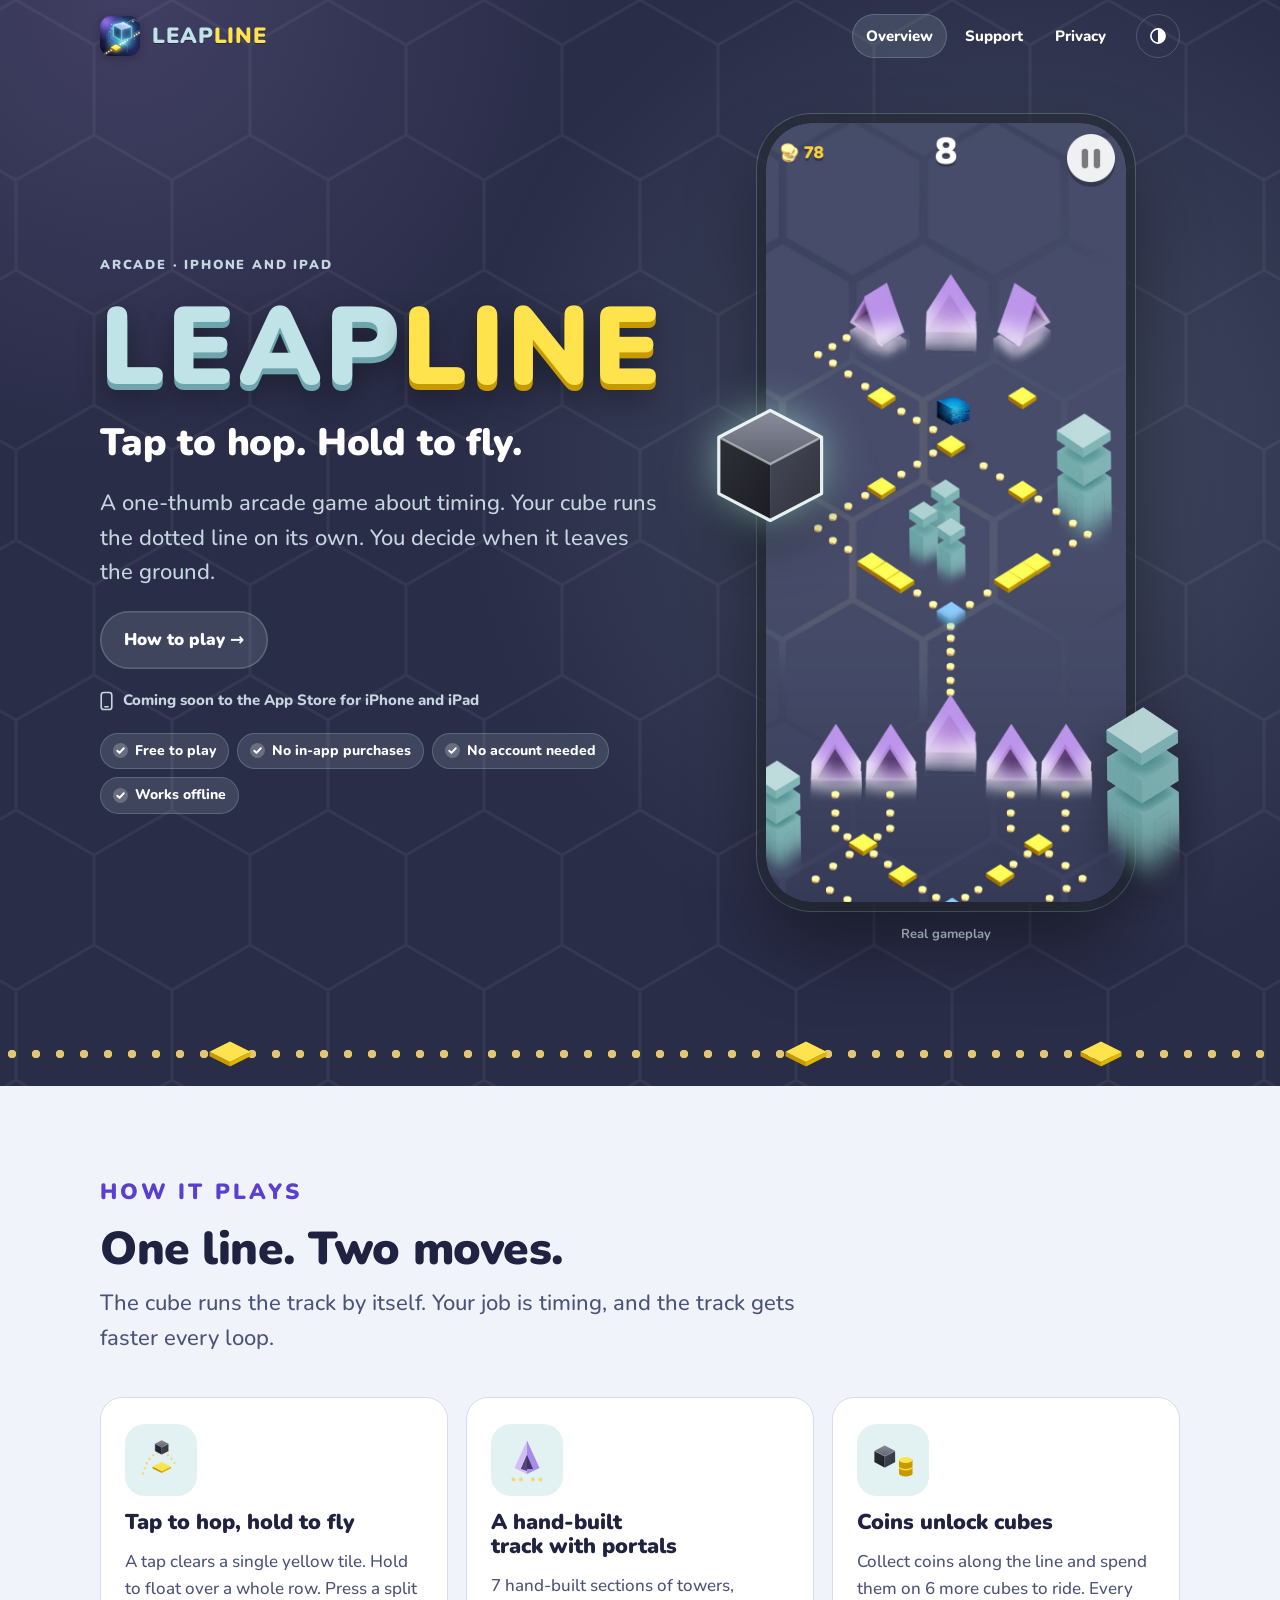
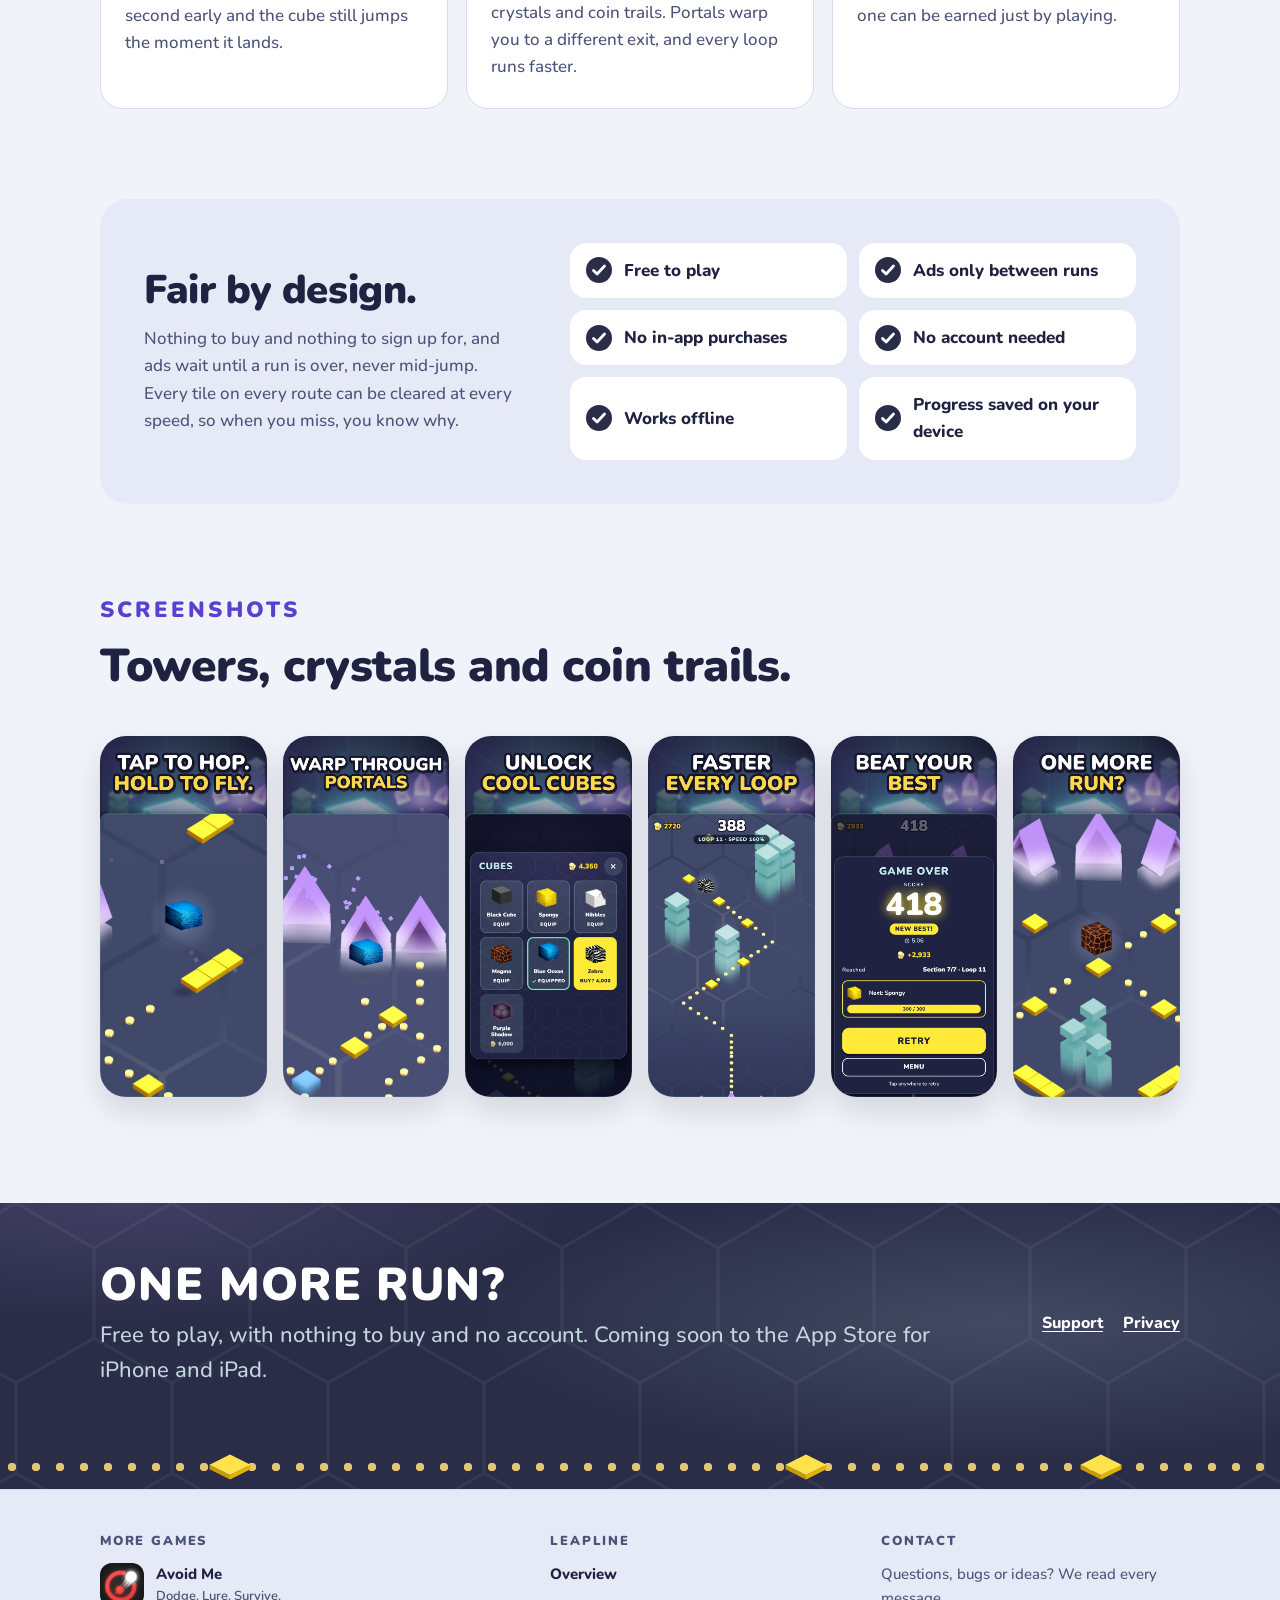
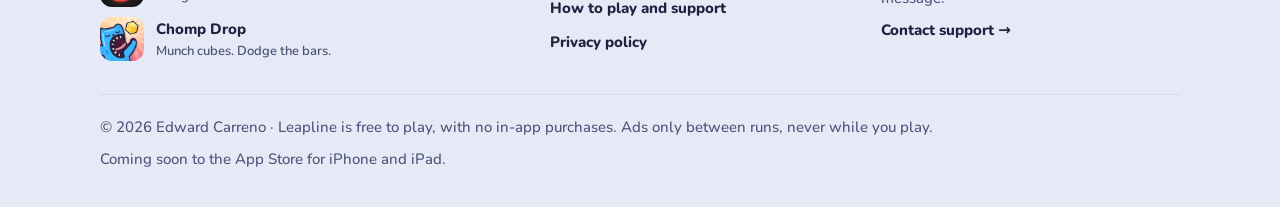
<file: leapline/index.html>
<!doctype html>
<html lang="en" data-game="leapline">
<head>
<meta charset="utf-8">
<meta name="viewport" content="width=device-width, initial-scale=1, viewport-fit=cover">
<title>Leapline: Cube Jumper</title>
<meta name="description" content="Leapline is a one-thumb arcade game: tap to hop, hold to fly. Free to play, nothing to buy, works offline. Coming soon to the App Store.">
<meta name="theme-color" content="#2a2d48">
<meta property="og:title" content="Leapline: Cube Jumper">
<meta property="og:description" content="Leapline is a one-thumb arcade game: tap to hop, hold to fly. Free to play, nothing to buy, works offline. Coming soon to the App Store.">
<meta property="og:type" content="website">
<link rel="icon" href="../assets/leapline/favicon.svg">
<link rel="preload" href="../assets/fonts/nunito-latin.woff2" as="font" type="font/woff2" crossorigin>
<link rel="stylesheet" href="../assets/site.css">
<script>try{var t=localStorage.getItem('arcade-site-theme');if(t==='light'||t==='dark')document.documentElement.setAttribute('data-theme',t)}catch(e){}</script>
</head>
<body>
<a class="skip" href="#main">Skip to content</a>
<svg width="0" height="0" style="position:absolute" aria-hidden="true" focusable="false">
<defs>
<linearGradient id="g-top" x1="0" y1="0" x2="0" y2="1"><stop offset="0" stop-color="#8a8e9c"/><stop offset="1" stop-color="#5f6370"/></linearGradient>
<linearGradient id="g-left" x1="0" y1="0" x2="1" y2="1"><stop offset="0" stop-color="#2e3038"/><stop offset="1" stop-color="#1c1d24"/></linearGradient>
<linearGradient id="g-right" x1="0" y1="0" x2="1" y2="1"><stop offset="0" stop-color="#454856"/><stop offset="1" stop-color="#30323d"/></linearGradient>
<symbol id="lp-cube" viewBox="0 0 100 100"><polygon points="50,6 92,28 50,50 8,28" fill="url(#g-top)"/><polygon points="8,28 50,50 50,96 8,74" fill="url(#g-left)"/><polygon points="50,50 92,28 92,74 50,96" fill="url(#g-right)"/><polyline points="8,28 50,50 92,28" fill="none" stroke="#fff" stroke-opacity=".45" stroke-width="2" stroke-linejoin="round"/><polygon points="50,6 92,28 92,74 50,96 8,74 8,28" fill="none" stroke="#f4fffd" stroke-opacity=".92" stroke-width="2.6" stroke-linejoin="round"/></symbol>
<symbol id="lp-tile" viewBox="0 0 60 36"><polygon points="2,15 30,29 30,35 2,21" fill="#c79a00"/><polygon points="30,29 58,15 58,21 30,35" fill="#e0b400"/><polygon points="30,1 58,15 30,29 2,15" fill="#ffe34d"/></symbol>
<symbol id="lp-crystal" viewBox="0 0 60 72"><polygon points="30,3 5,58 30,70" fill="#d3bdf8"/><polygon points="30,3 55,58 30,70" fill="#a98bea"/><polygon points="30,32 18,60 42,60" fill="#3e3566"/><polygon points="30,32 18,60 30,64" fill="#54477f"/></symbol>
<symbol id="ck" viewBox="0 0 26 26"><circle cx="13" cy="13" r="13" style="fill:var(--ck-bg,#2a2d48)"/><path d="M7.5 13.4l3.6 3.6 7.4-8" style="fill:none;stroke:var(--ck-ink,#fff)" stroke-width="2.8" stroke-linecap="round" stroke-linejoin="round"/></symbol>
<symbol id="ck-chip" viewBox="0 0 16 16"><circle cx="8" cy="8" r="8" fill="currentColor" opacity=".22"/><path d="M4.6 8.3l2.3 2.3 4.6-5" fill="none" stroke="currentColor" stroke-width="2" stroke-linecap="round" stroke-linejoin="round"/></symbol>
</defs>
</svg>
<header class="band">
<div class="wrap topbar">
<a class="brand" href="index.html" aria-label="Leapline home"><span class="mark"><img src="../media/leapline/icon-256.png" alt="" width="88" height="88"></span><span class="wm-leapline"><span class="t1">LEAP</span><span class="t2">LINE</span></span></a>
<nav class="nav" aria-label="Leapline"><a href="index.html" aria-current="page">Overview</a><a href="support.html">Support</a><a href="privacy.html">Privacy</a></nav>
<button class="theme-btn" type="button" data-theme-toggle aria-label="Colour theme"></button>
</div>
<div class="wrap hero">
<div class="hero-copy">
<p class="eyebrow">Arcade &middot; iPhone and iPad</p>
<h1 class="display" aria-label="Leapline"><span class="wm-leapline"><span class="t1">LEAP</span><span class="t2">LINE</span></span></h1>
<p class="subtitle">Tap to hop. Hold to fly.</p>
<p class="pitch">A one-thumb arcade game about timing. Your cube runs the dotted line on its own. You decide when it leaves the ground.</p>
<div class="cta-row"><a class="hero-2nd" href="support.html">How to play&nbsp;&rarr;</a></div>
<p class="store-note"><svg viewBox="0 0 16 24" aria-hidden="true"><rect x="1.5" y="1.5" width="13" height="21" rx="3.2" fill="none" stroke="currentColor" stroke-width="2"/><path d="M6 19h4" stroke="currentColor" stroke-width="2" stroke-linecap="round"/></svg><span>Coming soon to the App Store for iPhone and iPad</span></p>
<ul class="chips" aria-label="At a glance"><li><svg viewBox="0 0 16 16" aria-hidden="true"><use href="#ck-chip"/></svg>Free to play</li><li><svg viewBox="0 0 16 16" aria-hidden="true"><use href="#ck-chip"/></svg>No in-app purchases</li><li><svg viewBox="0 0 16 16" aria-hidden="true"><use href="#ck-chip"/></svg>No account needed</li><li><svg viewBox="0 0 16 16" aria-hidden="true"><use href="#ck-chip"/></svg>Works offline</li></ul>
</div>
<div class="hero-art">
<div class="screen"><img src="../assets/leapline/gameplay.jpg" alt="Leapline gameplay: a cube on a dotted track between yellow tiles, mint towers and purple crystal portals, score 8." width="780" height="1688" fetchpriority="high"></div>
<img class="tower" src="../assets/leapline/tower.png" alt="" width="136" height="325"><svg class="sticker" viewBox="0 0 100 100" aria-hidden="true"><use href="#lp-cube"/></svg>
<p class="screen-cap">Real gameplay</p>
</div>
</div>
<div class="line" aria-hidden="true"><svg class="tile" style="left:18%" viewBox="0 0 60 36" aria-hidden="true"><use href="#lp-tile"/></svg><svg class="tile" style="left:63%" viewBox="0 0 60 36" aria-hidden="true"><use href="#lp-tile"/></svg><svg class="tile" style="left:86%" viewBox="0 0 60 36" aria-hidden="true"><use href="#lp-tile"/></svg></div>
</header>
<main id="main">
<section class="section" aria-labelledby="how-h">
<div class="wrap">
<div class="section-head"><p class="eyebrow">How it plays</p><h2 id="how-h">One line. Two moves.</h2><p>The cube runs the track by itself. Your job is timing, and the track gets faster every loop.</p></div>
<ul class="features"><li class="feature"><span class="ic"><svg viewBox="0 0 64 64" aria-hidden="true"><path d="M8 50 C 18 14, 40 14, 52 40" fill="none" stroke="#f7d774" stroke-width="3.2" stroke-dasharray="0.1 7" stroke-linecap="round"/><svg x="20" y="34" width="26" height="16" viewBox="0 0 60 36"><use href="#lp-tile"/></svg><svg x="22" y="4" width="22" height="22" viewBox="0 0 100 100"><use href="#lp-cube"/></svg></svg></span><h3>Tap to hop, hold to fly</h3><p>A tap clears a single yellow tile. Hold to float over a whole row. Press a split second early and the cube still jumps the moment it lands.</p></li><li class="feature"><span class="ic"><svg viewBox="0 0 64 64" aria-hidden="true"><svg x="12" y="4" width="40" height="48" viewBox="0 0 60 72"><use href="#lp-crystal"/></svg><circle cx="14" cy="58" r="2.6" fill="#f7d774"/><circle cx="24" cy="58" r="2.6" fill="#f7d774"/><circle cx="40" cy="58" r="2.6" fill="#f7d774"/><circle cx="50" cy="58" r="2.6" fill="#f7d774"/></svg></span><h3>A hand-built track with portals</h3><p>7 hand-built sections of towers, crystals and coin trails. Portals warp you to a different exit, and every loop runs faster.</p></li><li class="feature"><span class="ic"><svg viewBox="0 0 64 64" aria-hidden="true"><svg x="4" y="10" width="34" height="34" viewBox="0 0 100 100"><use href="#lp-cube"/></svg><g transform="translate(40 26)"><ellipse cx="9" cy="24" rx="9" ry="4" fill="#c79a00"/><rect x="0" y="16" width="18" height="8" fill="#c79a00"/><ellipse cx="9" cy="16" rx="9" ry="4" fill="#ffd84a"/><ellipse cx="9" cy="14" rx="9" ry="4" fill="#c79a00"/><rect x="0" y="6" width="18" height="8" fill="#c79a00"/><ellipse cx="9" cy="6" rx="9" ry="4" fill="#ffe34d"/></g></svg></span><h3>Coins unlock cubes</h3><p>Collect coins along the line and spend them on 6 more cubes to ride. Every one can be earned just by playing.</p></li></ul>
</div>
</section>
<section class="section" aria-labelledby="pure-h">
<div class="wrap"><div class="promise">
<div><h2 id="pure-h">Fair by design.</h2><p>Nothing to buy and nothing to sign up for, and ads wait until a run is over, never mid-jump. Every tile on every route can be cleared at every speed, so when you miss, you know why.</p></div>
<ul class="checks"><li><svg viewBox="0 0 26 26" aria-hidden="true"><use href="#ck"/></svg>Free to play</li><li><svg viewBox="0 0 26 26" aria-hidden="true"><use href="#ck"/></svg>Ads only between runs</li><li><svg viewBox="0 0 26 26" aria-hidden="true"><use href="#ck"/></svg>No in-app purchases</li><li><svg viewBox="0 0 26 26" aria-hidden="true"><use href="#ck"/></svg>No account needed</li><li><svg viewBox="0 0 26 26" aria-hidden="true"><use href="#ck"/></svg>Works offline</li><li><svg viewBox="0 0 26 26" aria-hidden="true"><use href="#ck"/></svg>Progress saved on your device</li></ul>
</div></div>
</section>
<section class="section" aria-labelledby="shots-h">
<div class="wrap">
<div class="section-head"><p class="eyebrow">Screenshots</p><h2 id="shots-h">Towers, crystals and coin trails.</h2></div>
<div class="shots-scroll"><ul class="shots"><li class="shot"><img src="../media/leapline/screenshot-1.jpg" alt="Leapline screenshot 1" width="645" height="1398" loading="lazy" decoding="async"></li><li class="shot"><img src="../media/leapline/screenshot-2.jpg" alt="Leapline screenshot 2" width="645" height="1398" loading="lazy" decoding="async"></li><li class="shot"><img src="../media/leapline/screenshot-3.jpg" alt="Leapline screenshot 3" width="645" height="1398" loading="lazy" decoding="async"></li><li class="shot"><img src="../media/leapline/screenshot-4.jpg" alt="Leapline screenshot 4" width="645" height="1398" loading="lazy" decoding="async"></li><li class="shot"><img src="../media/leapline/screenshot-5.jpg" alt="Leapline screenshot 5" width="645" height="1398" loading="lazy" decoding="async"></li><li class="shot"><img src="../media/leapline/screenshot-6.jpg" alt="Leapline screenshot 6" width="645" height="1398" loading="lazy" decoding="async"></li></ul></div>
</div>
</section>
</main>
<section class="band" aria-labelledby="closer-h">
<div class="wrap closer">
<div><h2 id="closer-h">One more run?</h2><p>Free to play, with nothing to buy and no account. Coming soon to the App Store for iPhone and iPad.</p></div>
<div class="closer-cta"><p class="cta-row"><a class="text-link" href="support.html">Support</a><a class="text-link" href="privacy.html">Privacy</a></p></div>
</div>
<div class="line line--sm" aria-hidden="true"><svg class="tile" style="left:18%" viewBox="0 0 60 36" aria-hidden="true"><use href="#lp-tile"/></svg><svg class="tile" style="left:63%" viewBox="0 0 60 36" aria-hidden="true"><use href="#lp-tile"/></svg><svg class="tile" style="left:86%" viewBox="0 0 60 36" aria-hidden="true"><use href="#lp-tile"/></svg></div>
</section>
<footer class="footer">
<div class="wrap">
<div class="footer-grid">
<div><h2>More games</h2><ul><li><a class="more" href="../avoid-me/index.html"><span class="mk"><img src="../media/avoid-me/icon-256.png" alt="" width="88" height="88"></span><span>Avoid Me<small>Dodge. Lure. Survive.</small></span></a></li><li><a class="more" href="../chomp-drop/index.html"><span class="mk"><img src="../media/chomp-drop/icon-256.png" alt="" width="88" height="88"></span><span>Chomp Drop<small>Munch cubes. Dodge the bars.</small></span></a></li></ul></div>
<div><h2>Leapline</h2><ul>
<li><a href="index.html">Overview</a></li>
<li><a href="support.html">How to play and support</a></li>
<li><a href="privacy.html">Privacy policy</a></li>
</ul></div>
<div><h2>Contact</h2><p class="muted-p">Questions, bugs or ideas? We read every message.</p>
<p><a class="contact-link" href="support.html#contact">Contact support&nbsp;&rarr;</a></p></div>
</div>
<p class="fine"><span>&copy; 2026 Edward Carreno &middot; Leapline is free to play, with no in-app purchases. Ads only between runs, never while you play.</span><span>Coming soon to the App Store for iPhone and iPad.</span></p>
</div>
</footer>
<script src="../assets/site.js"></script>
</body>
</html>
</file>
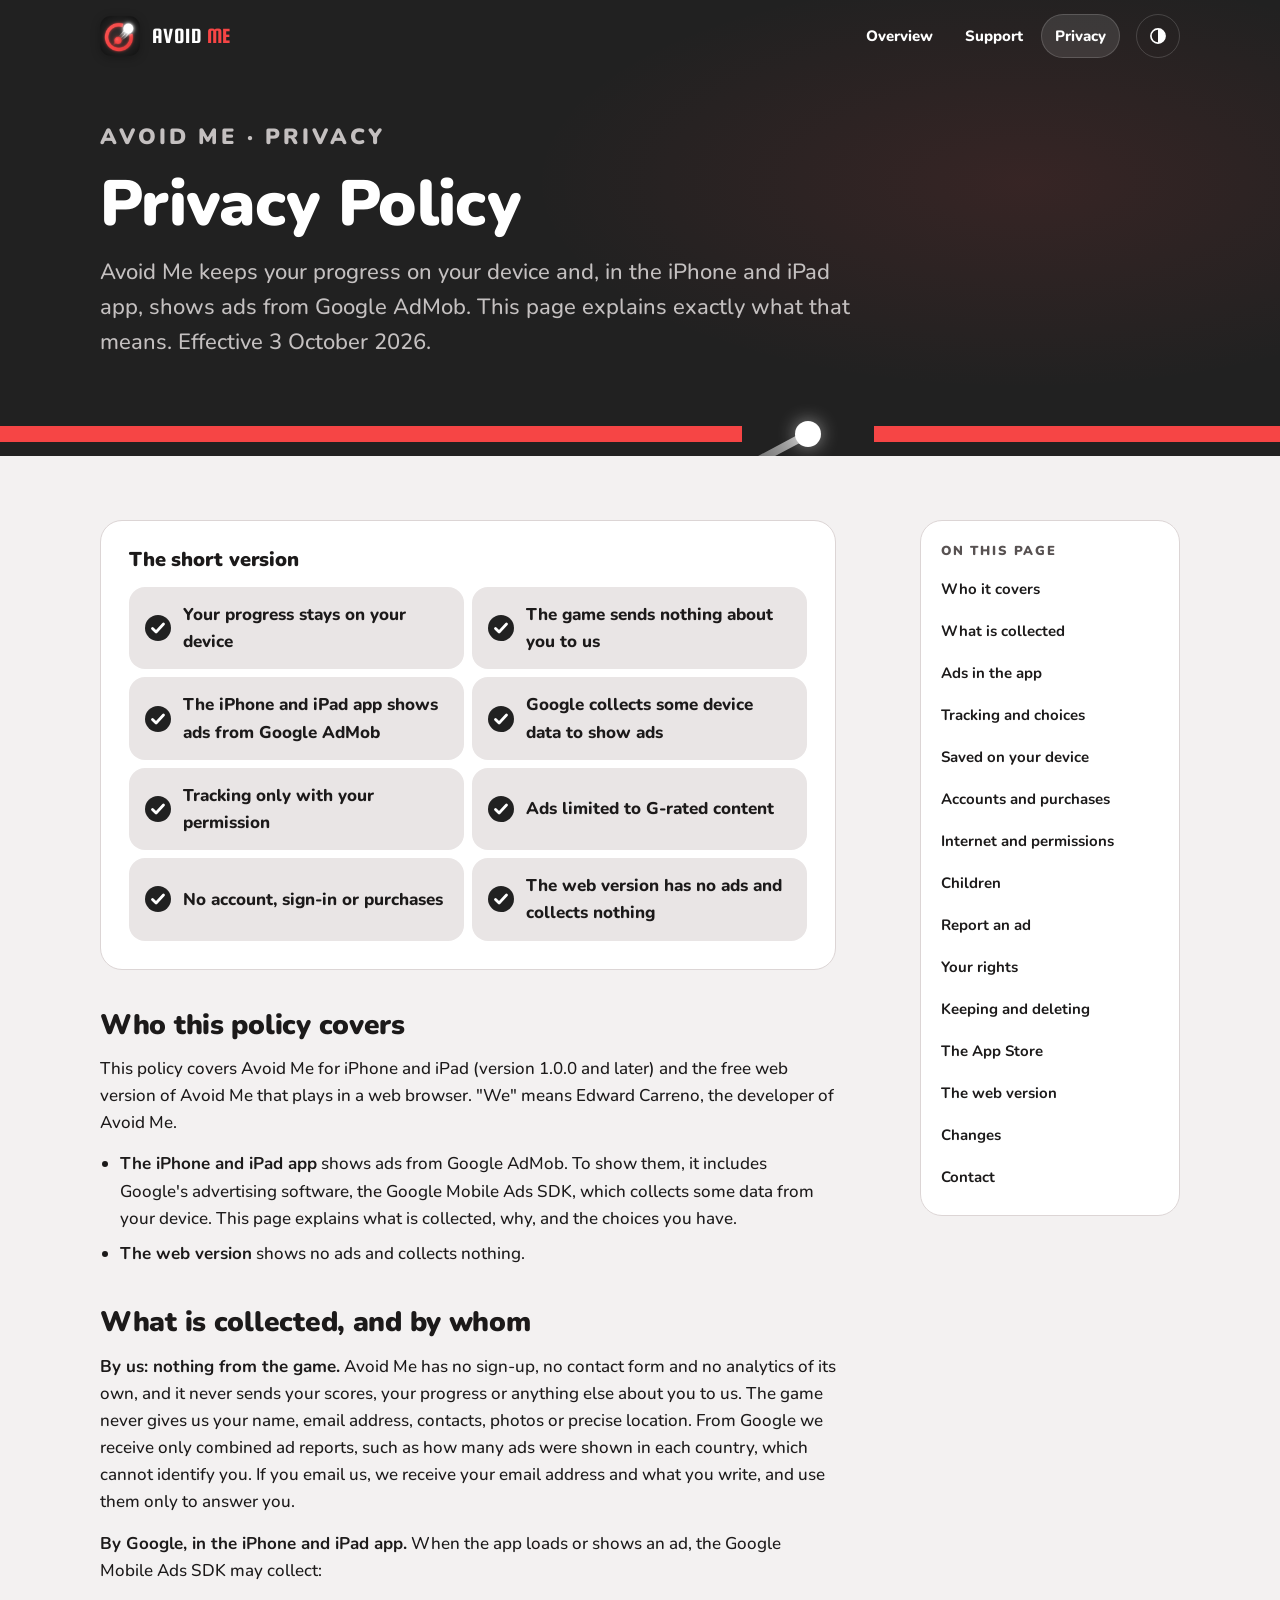
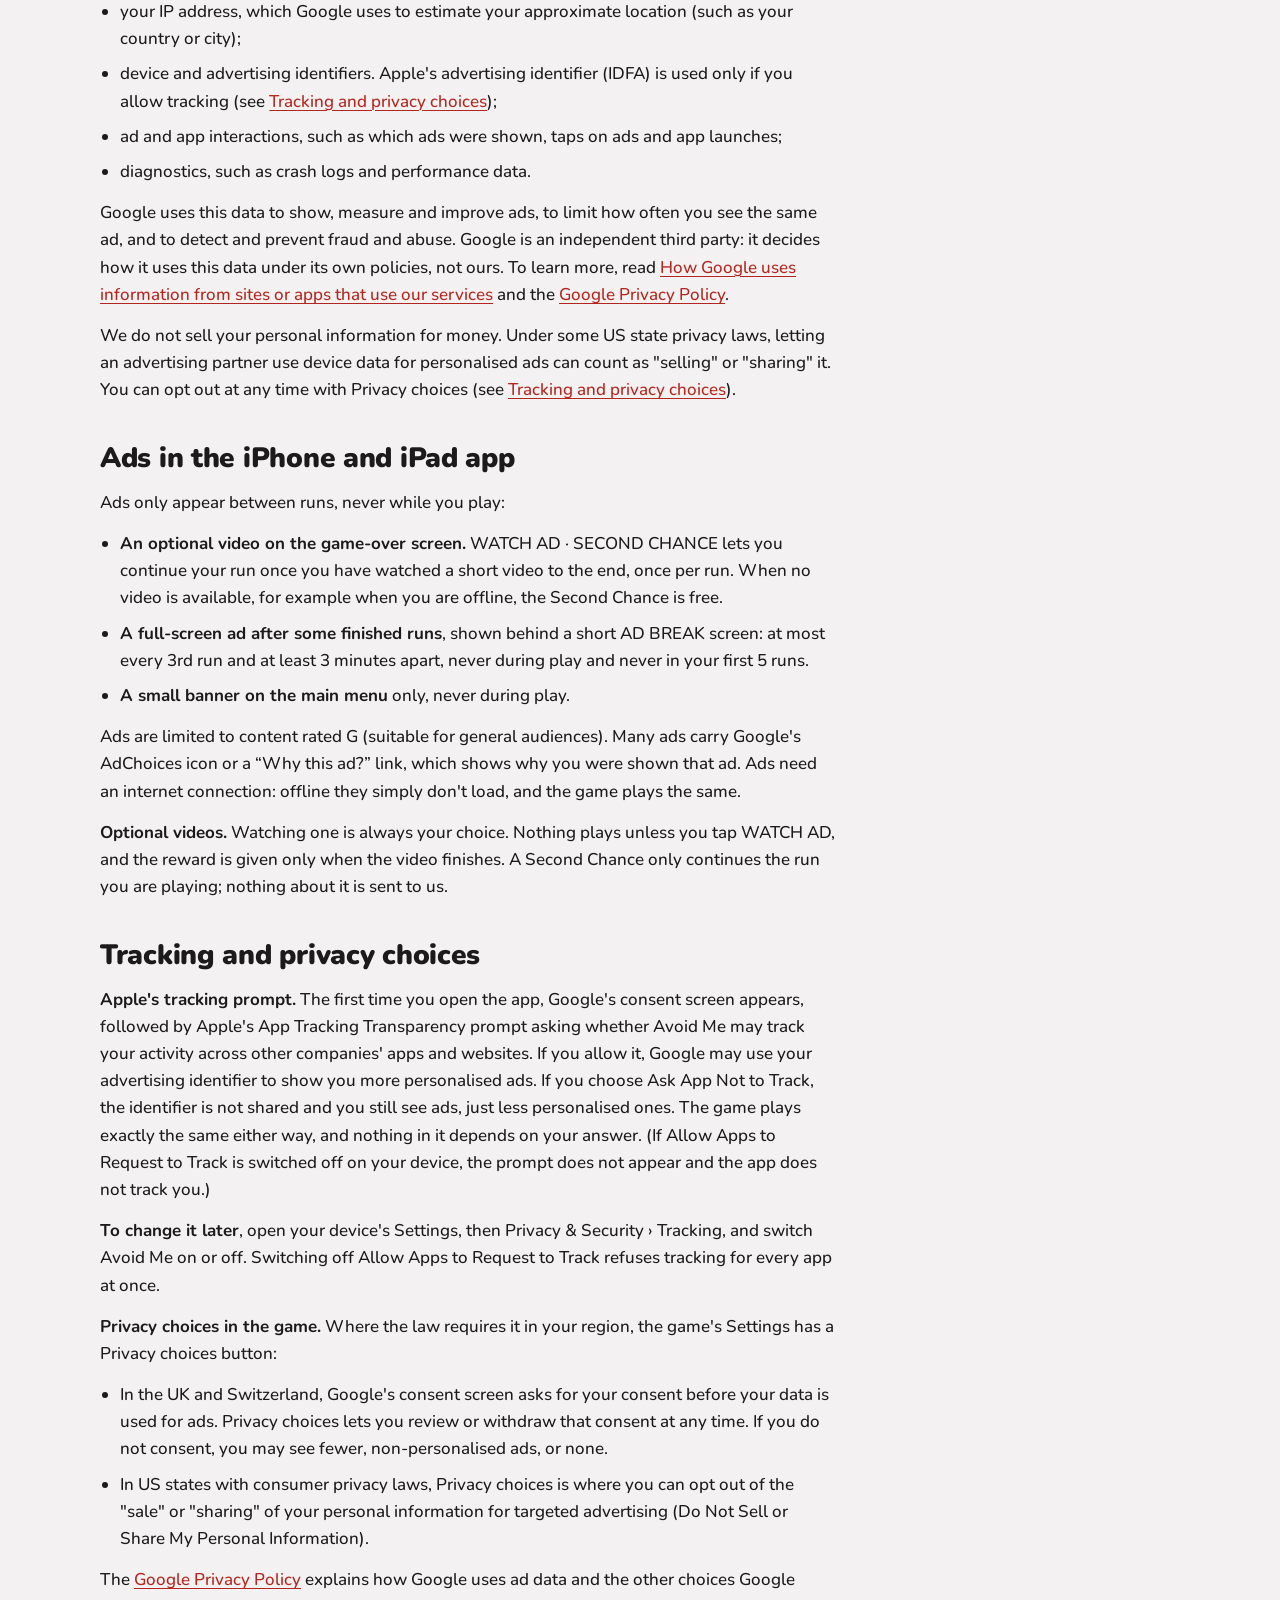
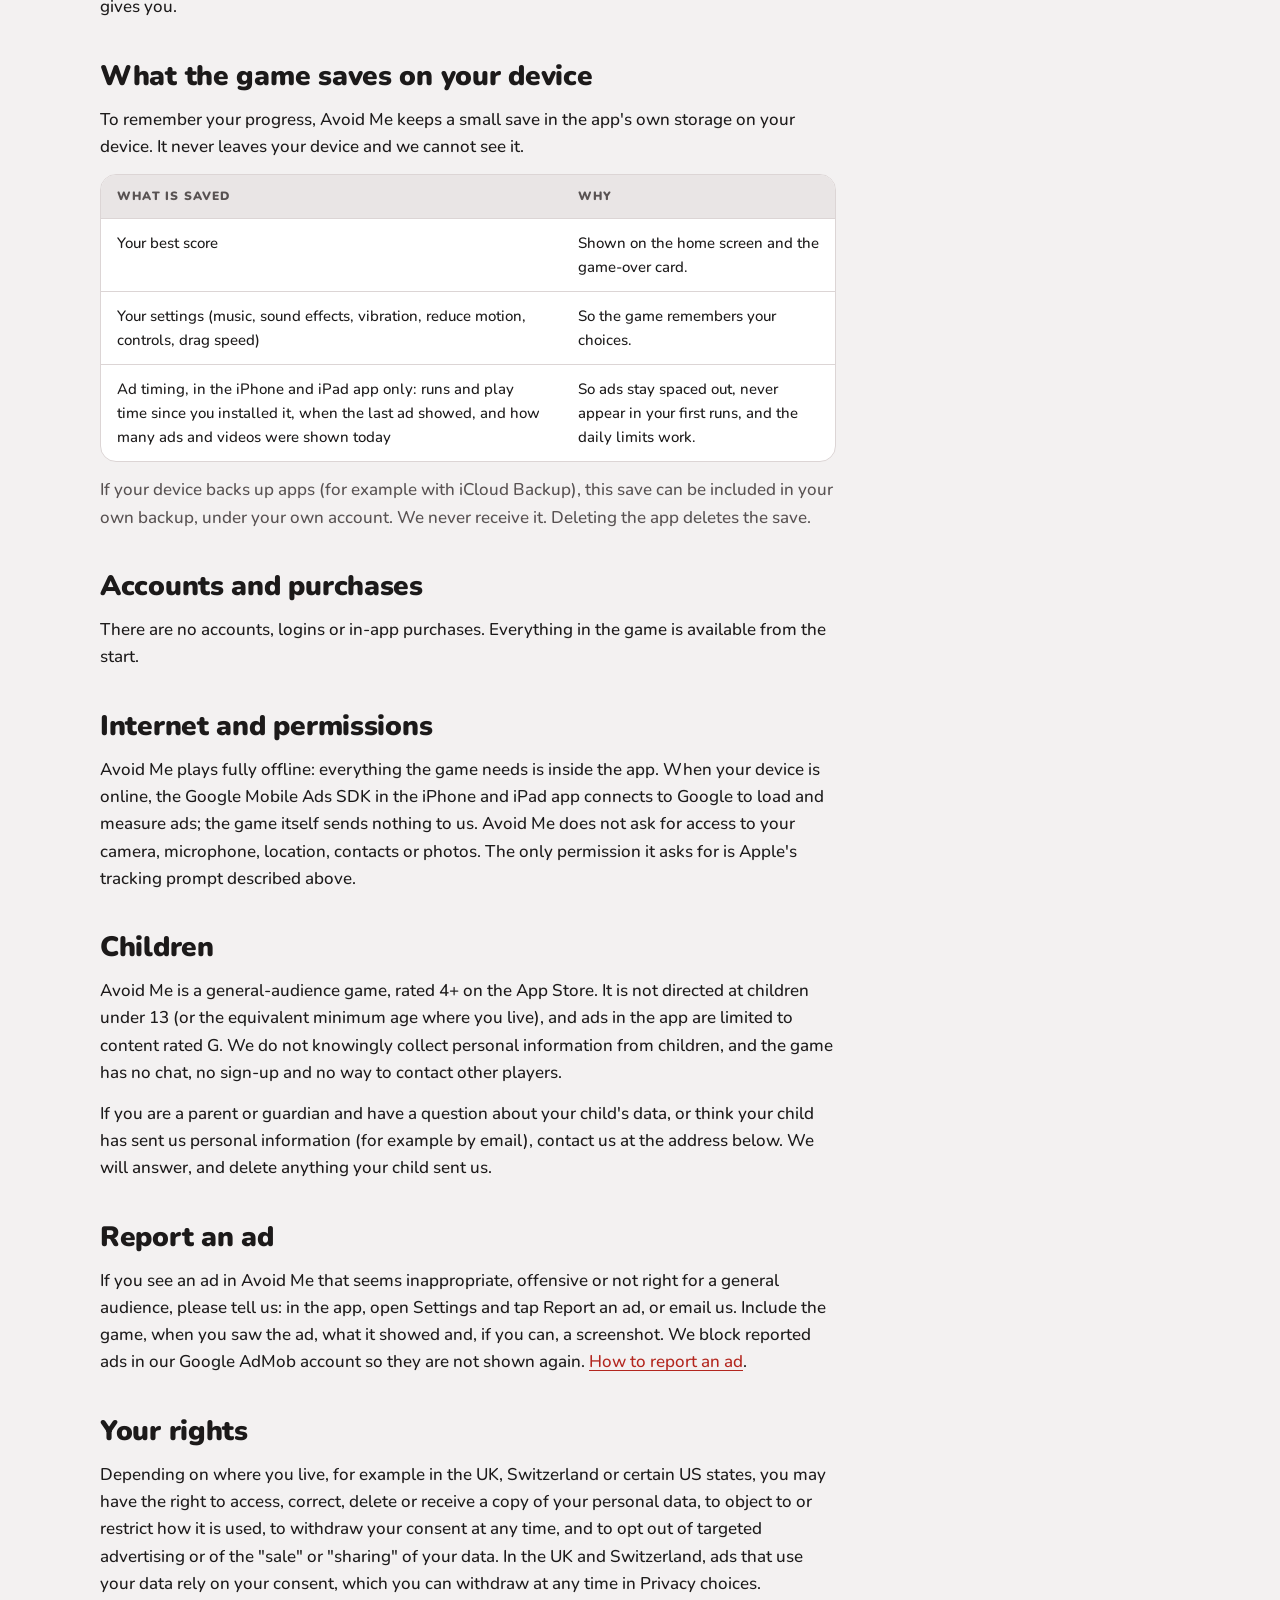
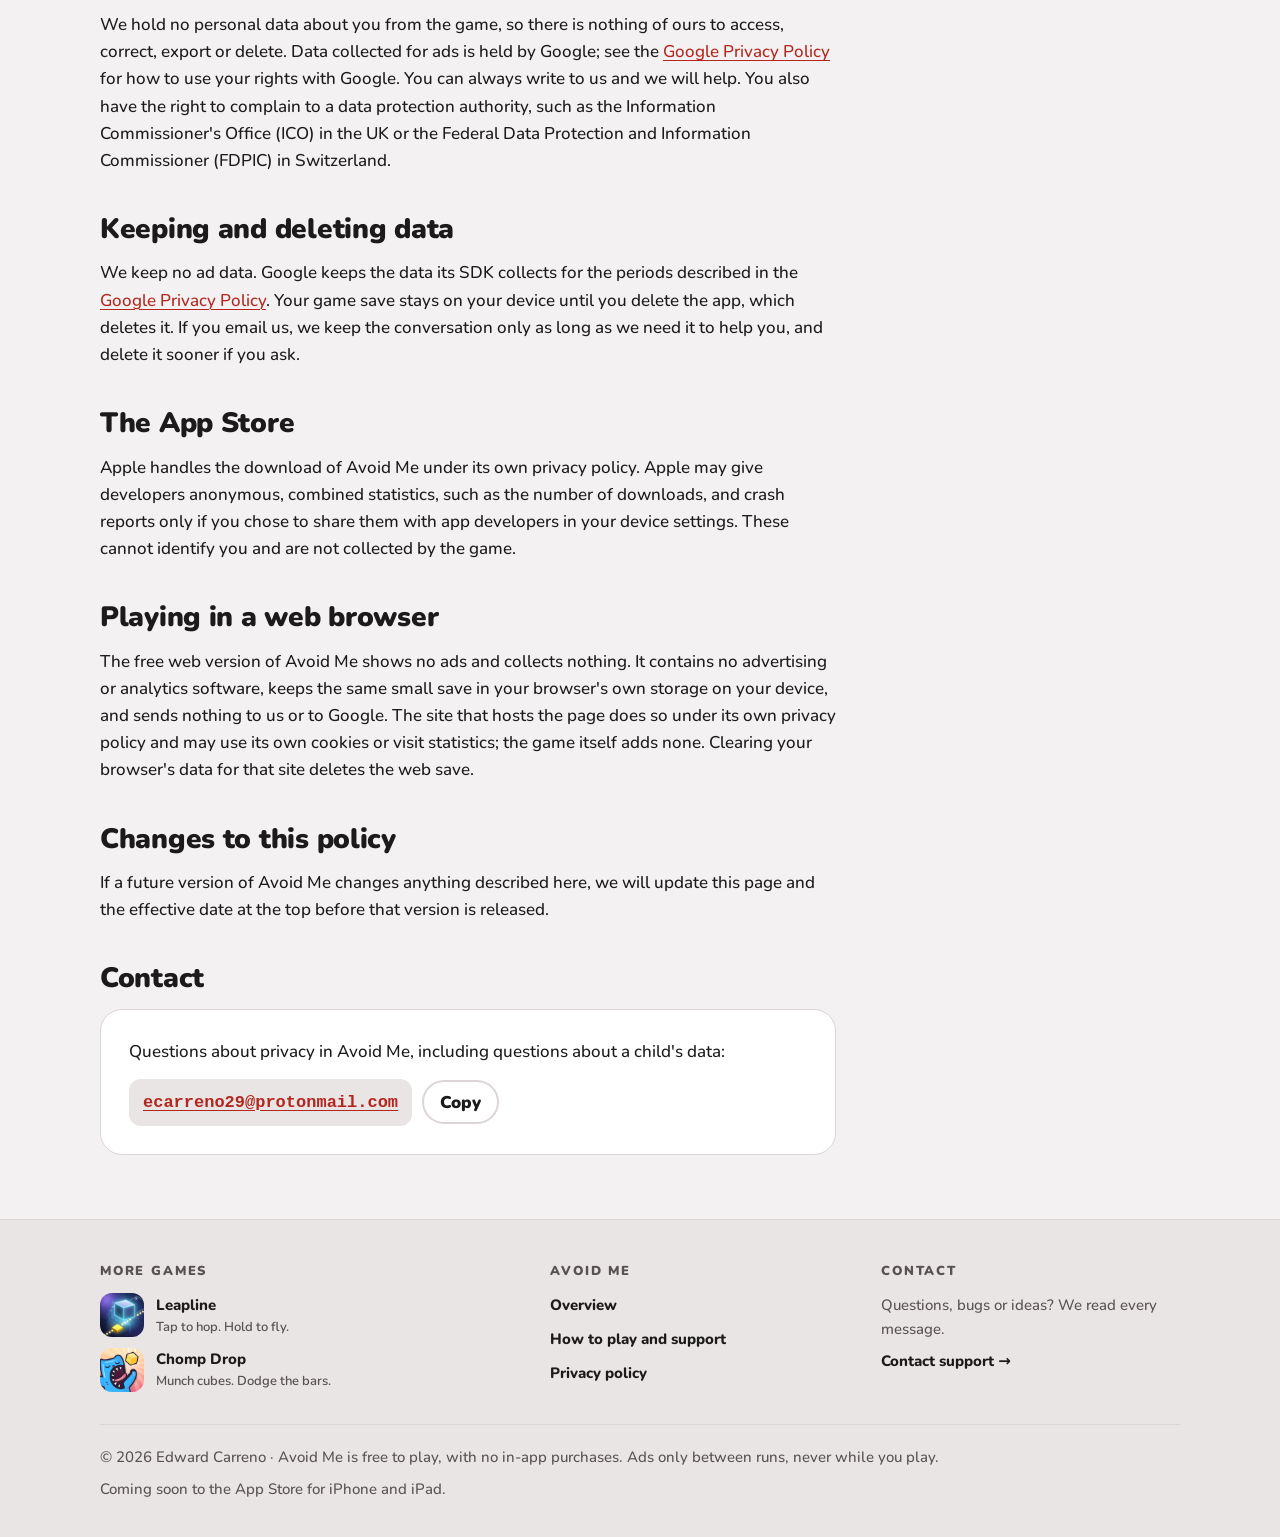
<file: avoid-me/privacy.html>
<!doctype html>
<html lang="en" data-game="avoid-me">
<head>
<meta charset="utf-8">
<meta name="viewport" content="width=device-width, initial-scale=1, viewport-fit=cover">
<title>Avoid Me Privacy Policy</title>
<meta name="description" content="Avoid Me keeps your progress on your device. The iPhone and iPad app shows ads from Google AdMob; the free web version shows none and collects nothing.">
<meta name="theme-color" content="#212121">
<meta property="og:title" content="Avoid Me Privacy Policy">
<meta property="og:description" content="Avoid Me keeps your progress on your device. The iPhone and iPad app shows ads from Google AdMob; the free web version shows none and collects nothing.">
<meta property="og:type" content="website">
<link rel="icon" href="../assets/avoid-me/favicon.svg">
<link rel="preload" href="../assets/fonts/nunito-latin.woff2" as="font" type="font/woff2" crossorigin>
<link rel="stylesheet" href="../assets/site.css">
<script>try{var t=localStorage.getItem('arcade-site-theme');if(t==='light'||t==='dark')document.documentElement.setAttribute('data-theme',t)}catch(e){}</script>
</head>
<body>
<a class="skip" href="#main">Skip to content</a>
<svg width="0" height="0" style="position:absolute" aria-hidden="true" focusable="false">
<defs>
<linearGradient id="g-top" x1="0" y1="0" x2="0" y2="1"><stop offset="0" stop-color="#8a8e9c"/><stop offset="1" stop-color="#5f6370"/></linearGradient>
<linearGradient id="g-left" x1="0" y1="0" x2="1" y2="1"><stop offset="0" stop-color="#2e3038"/><stop offset="1" stop-color="#1c1d24"/></linearGradient>
<linearGradient id="g-right" x1="0" y1="0" x2="1" y2="1"><stop offset="0" stop-color="#454856"/><stop offset="1" stop-color="#30323d"/></linearGradient>
<symbol id="lp-cube" viewBox="0 0 100 100"><polygon points="50,6 92,28 50,50 8,28" fill="url(#g-top)"/><polygon points="8,28 50,50 50,96 8,74" fill="url(#g-left)"/><polygon points="50,50 92,28 92,74 50,96" fill="url(#g-right)"/><polyline points="8,28 50,50 92,28" fill="none" stroke="#fff" stroke-opacity=".45" stroke-width="2" stroke-linejoin="round"/><polygon points="50,6 92,28 92,74 50,96 8,74 8,28" fill="none" stroke="#f4fffd" stroke-opacity=".92" stroke-width="2.6" stroke-linejoin="round"/></symbol>
<symbol id="lp-tile" viewBox="0 0 60 36"><polygon points="2,15 30,29 30,35 2,21" fill="#c79a00"/><polygon points="30,29 58,15 58,21 30,35" fill="#e0b400"/><polygon points="30,1 58,15 30,29 2,15" fill="#ffe34d"/></symbol>
<symbol id="lp-crystal" viewBox="0 0 60 72"><polygon points="30,3 5,58 30,70" fill="#d3bdf8"/><polygon points="30,3 55,58 30,70" fill="#a98bea"/><polygon points="30,32 18,60 42,60" fill="#3e3566"/><polygon points="30,32 18,60 30,64" fill="#54477f"/></symbol>
<symbol id="ck" viewBox="0 0 26 26"><circle cx="13" cy="13" r="13" style="fill:var(--ck-bg,#2a2d48)"/><path d="M7.5 13.4l3.6 3.6 7.4-8" style="fill:none;stroke:var(--ck-ink,#fff)" stroke-width="2.8" stroke-linecap="round" stroke-linejoin="round"/></symbol>
<symbol id="ck-chip" viewBox="0 0 16 16"><circle cx="8" cy="8" r="8" fill="currentColor" opacity=".22"/><path d="M4.6 8.3l2.3 2.3 4.6-5" fill="none" stroke="currentColor" stroke-width="2" stroke-linecap="round" stroke-linejoin="round"/></symbol>
</defs>
</svg>
<header class="band">
<div class="wrap topbar">
<a class="brand" href="index.html" aria-label="Avoid Me home"><span class="mark"><img src="../media/avoid-me/icon-256.png" alt="" width="88" height="88"></span><span class="wm-avoid">AVOID <span class="me">ME</span></span></a>
<nav class="nav" aria-label="Avoid Me"><a href="index.html">Overview</a><a href="support.html">Support</a><a href="privacy.html" aria-current="page">Privacy</a></nav>
<button class="theme-btn" type="button" data-theme-toggle aria-label="Colour theme"></button>
</div>
<div class="wrap page-head">
<p class="eyebrow">Avoid Me &middot; Privacy</p>
<h1>Privacy Policy</h1>
<p>Avoid Me keeps your progress on your device and, in the iPhone and iPad app, shows ads from Google AdMob. This page explains exactly what that means. Effective 3 October 2026.</p>
</div>
<div class="line line--sm" aria-hidden="true"><span class="trail"></span><span class="dot"></span></div>
</header>
<main id="main" class="wrap doc">
<div class="doc-body">
<div class="summary"><h2>The short version</h2><ul class="checks"><li><svg viewBox="0 0 26 26" aria-hidden="true"><use href="#ck"/></svg>Your progress stays on your device</li><li><svg viewBox="0 0 26 26" aria-hidden="true"><use href="#ck"/></svg>The game sends nothing about you to us</li><li><svg viewBox="0 0 26 26" aria-hidden="true"><use href="#ck"/></svg>The iPhone and iPad app shows ads from Google AdMob</li><li><svg viewBox="0 0 26 26" aria-hidden="true"><use href="#ck"/></svg>Google collects some device data to show ads</li><li><svg viewBox="0 0 26 26" aria-hidden="true"><use href="#ck"/></svg>Tracking only with your permission</li><li><svg viewBox="0 0 26 26" aria-hidden="true"><use href="#ck"/></svg>Ads limited to G-rated content</li><li><svg viewBox="0 0 26 26" aria-hidden="true"><use href="#ck"/></svg>No account, sign-in or purchases</li><li><svg viewBox="0 0 26 26" aria-hidden="true"><use href="#ck"/></svg>The web version has no ads and collects nothing</li></ul></div>
<section id="covers" aria-labelledby="covers-h"><h2 id="covers-h">Who this policy covers</h2><p>This policy covers Avoid Me for iPhone and iPad (version 1.0.0 and later) and the free web version of Avoid Me that plays in a web browser. "We" means Edward Carreno, the developer of Avoid Me.</p>
<ul><li><strong>The iPhone and iPad app</strong> shows ads from Google AdMob. To show them, it includes Google's advertising software, the Google Mobile Ads SDK, which collects some data from your device. This page explains what is collected, why, and the choices you have.</li>
<li><strong>The web version</strong> shows no ads and collects nothing.</li></ul></section><section id="collect" aria-labelledby="collect-h"><h2 id="collect-h">What is collected, and by whom</h2><p><strong>By us: nothing from the game.</strong> Avoid Me has no sign-up, no contact form and no analytics of its own, and it never sends your scores, your progress or anything else about you to us. The game never gives us your name, email address, contacts, photos or precise location. From Google we receive only combined ad reports, such as how many ads were shown in each country, which cannot identify you. If you email us, we receive your email address and what you write, and use them only to answer you.</p>
<p><strong>By Google, in the iPhone and iPad app.</strong> When the app loads or shows an ad, the Google Mobile Ads SDK may collect:</p>
<ul><li>your IP address, which Google uses to estimate your approximate location (such as your country or city);</li>
<li>device and advertising identifiers. Apple's advertising identifier (IDFA) is used only if you allow tracking (see <a href="#tracking">Tracking and privacy choices</a>);</li>
<li>ad and app interactions, such as which ads were shown, taps on ads and app launches;</li>
<li>diagnostics, such as crash logs and performance data.</li></ul>
<p>Google uses this data to show, measure and improve ads, to limit how often you see the same ad, and to detect and prevent fraud and abuse. Google is an independent third party: it decides how it uses this data under its own policies, not ours. To learn more, read <a href="https://policies.google.com/technologies/partner-sites">How Google uses information from sites or apps that use our services</a> and the <a href="https://policies.google.com/privacy">Google Privacy Policy</a>.</p>
<p>We do not sell your personal information for money. Under some US state privacy laws, letting an advertising partner use device data for personalised ads can count as "selling" or "sharing" it. You can opt out at any time with Privacy choices (see <a href="#tracking">Tracking and privacy choices</a>).</p></section><section id="ads" aria-labelledby="ads-h"><h2 id="ads-h">Ads in the iPhone and iPad app</h2><p>Ads only appear between runs, never while you play:</p>
<ul><li><strong>An optional video on the game-over screen.</strong> WATCH AD · SECOND CHANCE lets you continue your run once you have watched a short video to the end, once per run. When no video is available, for example when you are offline, the Second Chance is free.</li>
<li><strong>A full-screen ad after some finished runs</strong>, shown behind a short AD BREAK screen: at most every 3rd run and at least 3 minutes apart, never during play and never in your first 5 runs.</li>
<li><strong>A small banner on the main menu</strong> only, never during play.</li></ul>
<p>Ads are limited to content rated G (suitable for general audiences). Many ads carry Google's AdChoices icon or a &ldquo;Why this ad?&rdquo; link, which shows why you were shown that ad. Ads need an internet connection: offline they simply don't load, and the game plays the same.</p>
<p><strong>Optional videos.</strong> Watching one is always your choice. Nothing plays unless you tap WATCH AD, and the reward is given only when the video finishes. A Second Chance only continues the run you are playing; nothing about it is sent to us.</p></section><section id="tracking" aria-labelledby="tracking-h"><h2 id="tracking-h">Tracking and privacy choices</h2><p><strong>Apple's tracking prompt.</strong> The first time you open the app, Google's consent screen appears, followed by Apple's App Tracking Transparency prompt asking whether Avoid Me may track your activity across other companies' apps and websites. If you allow it, Google may use your advertising identifier to show you more personalised ads. If you choose Ask App Not to Track, the identifier is not shared and you still see ads, just less personalised ones. The game plays exactly the same either way, and nothing in it depends on your answer. (If Allow Apps to Request to Track is switched off on your device, the prompt does not appear and the app does not track you.)</p>
<p><strong>To change it later</strong>, open your device's Settings, then Privacy &amp; Security &rsaquo; Tracking, and switch Avoid Me on or off. Switching off Allow Apps to Request to Track refuses tracking for every app at once.</p>
<p><strong>Privacy choices in the game.</strong> Where the law requires it in your region, the game's Settings has a Privacy choices button:</p>
<ul><li>In the UK and Switzerland, Google's consent screen asks for your consent before your data is used for ads. Privacy choices lets you review or withdraw that consent at any time. If you do not consent, you may see fewer, non-personalised ads, or none.</li>
<li>In US states with consumer privacy laws, Privacy choices is where you can opt out of the "sale" or "sharing" of your personal information for targeted advertising (Do Not Sell or Share My Personal Information).</li></ul>
<p>The <a href="https://policies.google.com/privacy">Google Privacy Policy</a> explains how Google uses ad data and the other choices Google gives you.</p></section><section id="device" aria-labelledby="device-h"><h2 id="device-h">What the game saves on your device</h2><p>To remember your progress, Avoid Me keeps a small save in the app's own storage on your device. It never leaves your device and we cannot see it.</p>
<div class="table-wrap"><table><thead><tr><th scope="col">What is saved</th><th scope="col">Why</th></tr></thead><tbody><tr><td>Your best score</td><td>Shown on the home screen and the game-over card.</td></tr><tr><td>Your settings (music, sound effects, vibration, reduce motion, controls, drag speed)</td><td>So the game remembers your choices.</td></tr><tr><td>Ad timing, in the iPhone and iPad app only: runs and play time since you installed it, when the last ad showed, and how many ads and videos were shown today</td><td>So ads stay spaced out, never appear in your first runs, and the daily limits work.</td></tr></tbody></table></div>
<p class="muted">If your device backs up apps (for example with iCloud Backup), this save can be included in your own backup, under your own account. We never receive it. Deleting the app deletes the save.</p></section><section id="accounts" aria-labelledby="accounts-h"><h2 id="accounts-h">Accounts and purchases</h2><p>There are no accounts, logins or in-app purchases. Everything in the game is available from the start.</p></section><section id="offline" aria-labelledby="offline-h"><h2 id="offline-h">Internet and permissions</h2><p>Avoid Me plays fully offline: everything the game needs is inside the app. When your device is online, the Google Mobile Ads SDK in the iPhone and iPad app connects to Google to load and measure ads; the game itself sends nothing to us. Avoid Me does not ask for access to your camera, microphone, location, contacts or photos. The only permission it asks for is Apple's tracking prompt described above.</p></section><section id="children" aria-labelledby="children-h"><h2 id="children-h">Children</h2><p>Avoid Me is a general-audience game, rated 4+ on the App Store. It is not directed at children under 13 (or the equivalent minimum age where you live), and ads in the app are limited to content rated G. We do not knowingly collect personal information from children, and the game has no chat, no sign-up and no way to contact other players.</p>
<p>If you are a parent or guardian and have a question about your child's data, or think your child has sent us personal information (for example by email), contact us at the address below. We will answer, and delete anything your child sent us.</p></section><section id="report" aria-labelledby="report-h"><h2 id="report-h">Report an ad</h2><p>If you see an ad in Avoid Me that seems inappropriate, offensive or not right for a general audience, please tell us: in the app, open Settings and tap Report an ad, or email us. Include the game, when you saw the ad, what it showed and, if you can, a screenshot. We block reported ads in our Google AdMob account so they are not shown again. <a href="support.html#report-an-ad">How to report an ad</a>.</p></section><section id="rights" aria-labelledby="rights-h"><h2 id="rights-h">Your rights</h2><p>Depending on where you live, for example in the UK, Switzerland or certain US states, you may have the right to access, correct, delete or receive a copy of your personal data, to object to or restrict how it is used, to withdraw your consent at any time, and to opt out of targeted advertising or of the "sale" or "sharing" of your data. In the UK and Switzerland, ads that use your data rely on your consent, which you can withdraw at any time in Privacy choices.</p>
<p>We hold no personal data about you from the game, so there is nothing of ours to access, correct, export or delete. Data collected for ads is held by Google; see the <a href="https://policies.google.com/privacy">Google Privacy Policy</a> for how to use your rights with Google. You can always write to us and we will help. You also have the right to complain to a data protection authority, such as the Information Commissioner's Office (ICO) in the UK or the Federal Data Protection and Information Commissioner (FDPIC) in Switzerland.</p></section><section id="retention" aria-labelledby="retention-h"><h2 id="retention-h">Keeping and deleting data</h2><p>We keep no ad data. Google keeps the data its SDK collects for the periods described in the <a href="https://policies.google.com/privacy">Google Privacy Policy</a>. Your game save stays on your device until you delete the app, which deletes it. If you email us, we keep the conversation only as long as we need it to help you, and delete it sooner if you ask.</p></section><section id="stores" aria-labelledby="stores-h"><h2 id="stores-h">The App Store</h2><p>Apple handles the download of Avoid Me under its own privacy policy. Apple may give developers anonymous, combined statistics, such as the number of downloads, and crash reports only if you chose to share them with app developers in your device settings. These cannot identify you and are not collected by the game.</p></section><section id="web" aria-labelledby="web-h"><h2 id="web-h">Playing in a web browser</h2><p>The free web version of Avoid Me shows no ads and collects nothing. It contains no advertising or analytics software, keeps the same small save in your browser's own storage on your device, and sends nothing to us or to Google. The site that hosts the page does so under its own privacy policy and may use its own cookies or visit statistics; the game itself adds none. Clearing your browser's data for that site deletes the web save.</p></section><section id="changes" aria-labelledby="changes-h"><h2 id="changes-h">Changes to this policy</h2><p>If a future version of Avoid Me changes anything described here, we will update this page and the effective date at the top before that version is released.</p></section><section id="contact" aria-labelledby="contact-h"><h2 id="contact-h">Contact</h2><div class="contact"><p>Questions about privacy in Avoid Me, including questions about a child's data:</p>
<div class="email-row"><a class="email" id="email-p" href="mailto:ecarreno29@protonmail.com?subject=Avoid%20Me%20privacy">ecarreno29@protonmail.com</a><button class="btn btn--ghost" type="button" data-copy="email-p">Copy</button></div></div></section>
</div>
<nav class="toc" aria-label="On this page" style="max-height:calc(100vh - 40px);overflow-y:auto;overscroll-behavior:contain"><p class="eyebrow">On this page</p><a href="#covers">Who it covers</a><a href="#collect">What is collected</a><a href="#ads">Ads in the app</a><a href="#tracking">Tracking and choices</a><a href="#device">Saved on your device</a><a href="#accounts">Accounts and purchases</a><a href="#offline">Internet and permissions</a><a href="#children">Children</a><a href="#report">Report an ad</a><a href="#rights">Your rights</a><a href="#retention">Keeping and deleting</a><a href="#stores">The App Store</a><a href="#web">The web version</a><a href="#changes">Changes</a><a href="#contact">Contact</a></nav>
</main>
<footer class="footer">
<div class="wrap">
<div class="footer-grid">
<div><h2>More games</h2><ul><li><a class="more" href="../leapline/index.html"><span class="mk"><img src="../media/leapline/icon-256.png" alt="" width="88" height="88"></span><span>Leapline<small>Tap to hop. Hold to fly.</small></span></a></li><li><a class="more" href="../chomp-drop/index.html"><span class="mk"><img src="../media/chomp-drop/icon-256.png" alt="" width="88" height="88"></span><span>Chomp Drop<small>Munch cubes. Dodge the bars.</small></span></a></li></ul></div>
<div><h2>Avoid Me</h2><ul>
<li><a href="index.html">Overview</a></li>
<li><a href="support.html">How to play and support</a></li>
<li><a href="privacy.html">Privacy policy</a></li>
</ul></div>
<div><h2>Contact</h2><p class="muted-p">Questions, bugs or ideas? We read every message.</p>
<p><a class="contact-link" href="support.html#contact">Contact support&nbsp;&rarr;</a></p></div>
</div>
<p class="fine"><span>&copy; 2026 Edward Carreno &middot; Avoid Me is free to play, with no in-app purchases. Ads only between runs, never while you play.</span><span>Coming soon to the App Store for iPhone and iPad.</span></p>
</div>
</footer>
<script src="../assets/site.js"></script>
</body>
</html>
</file>
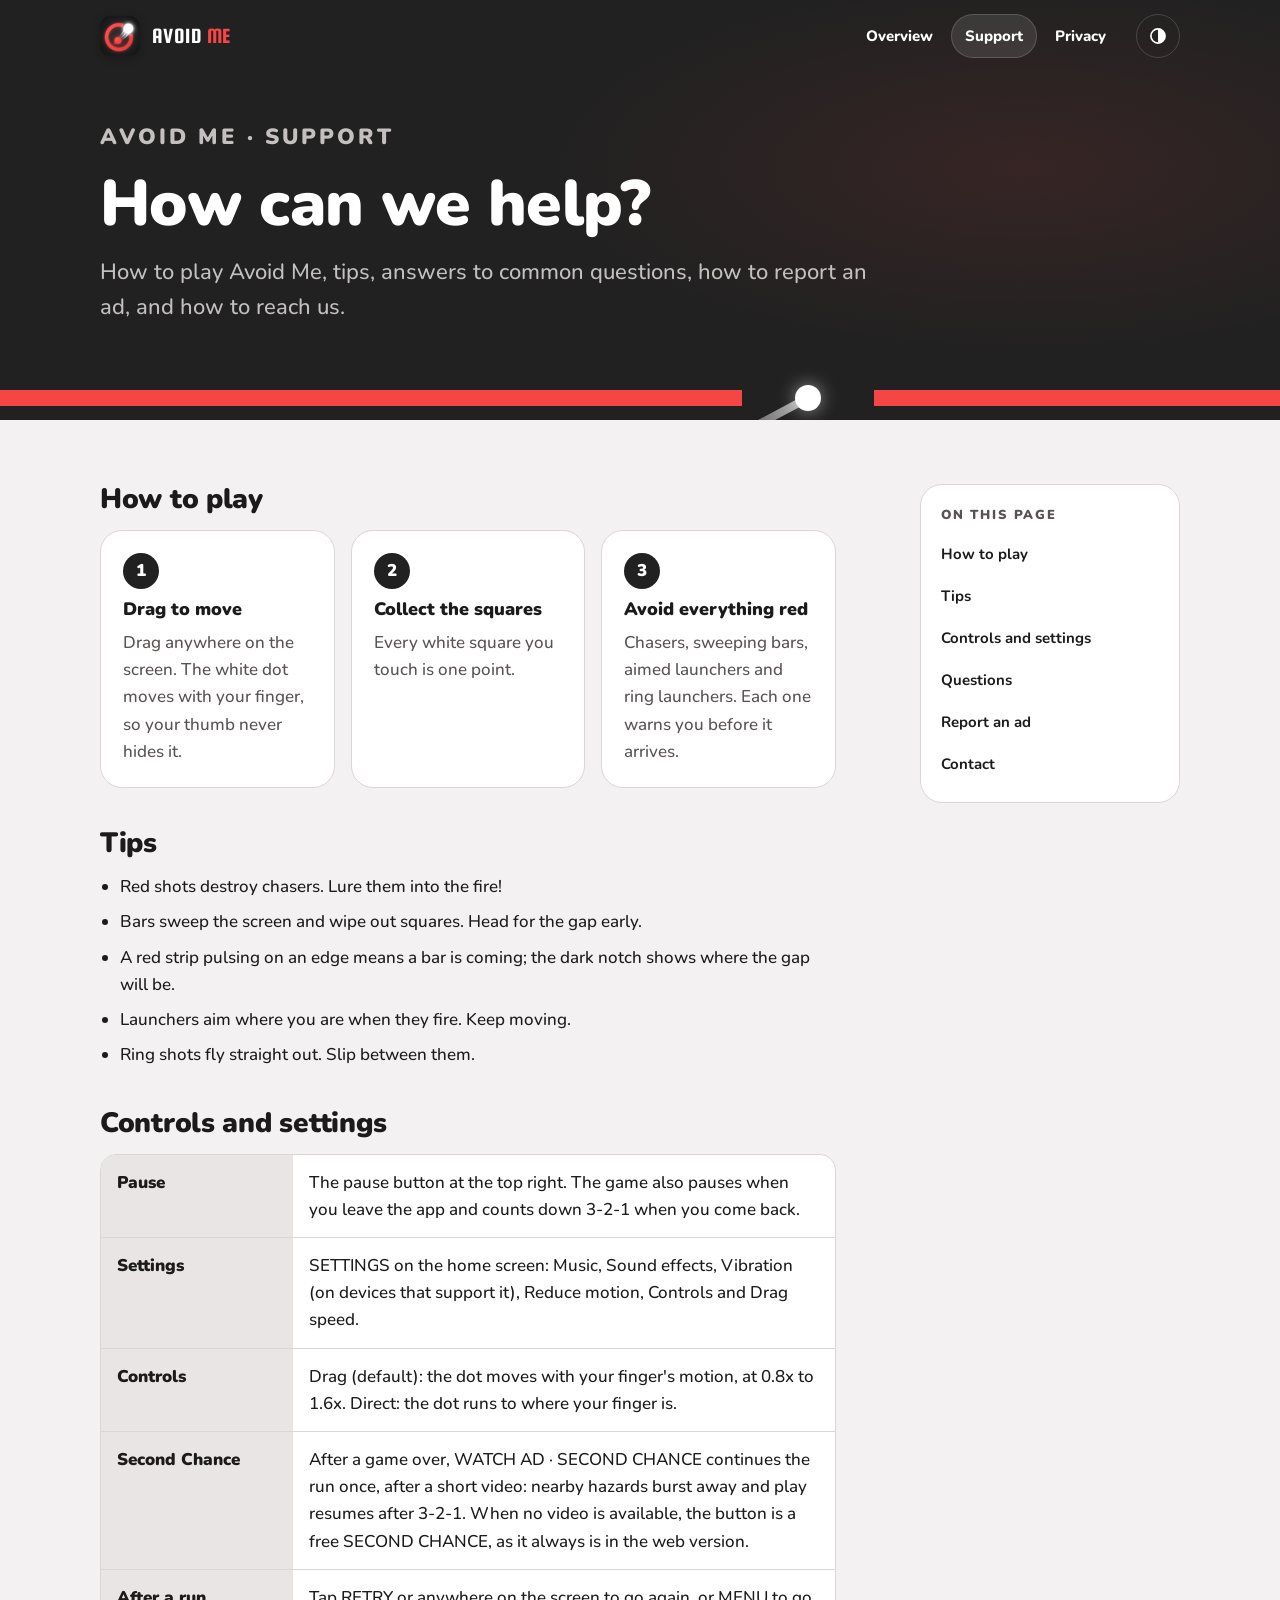
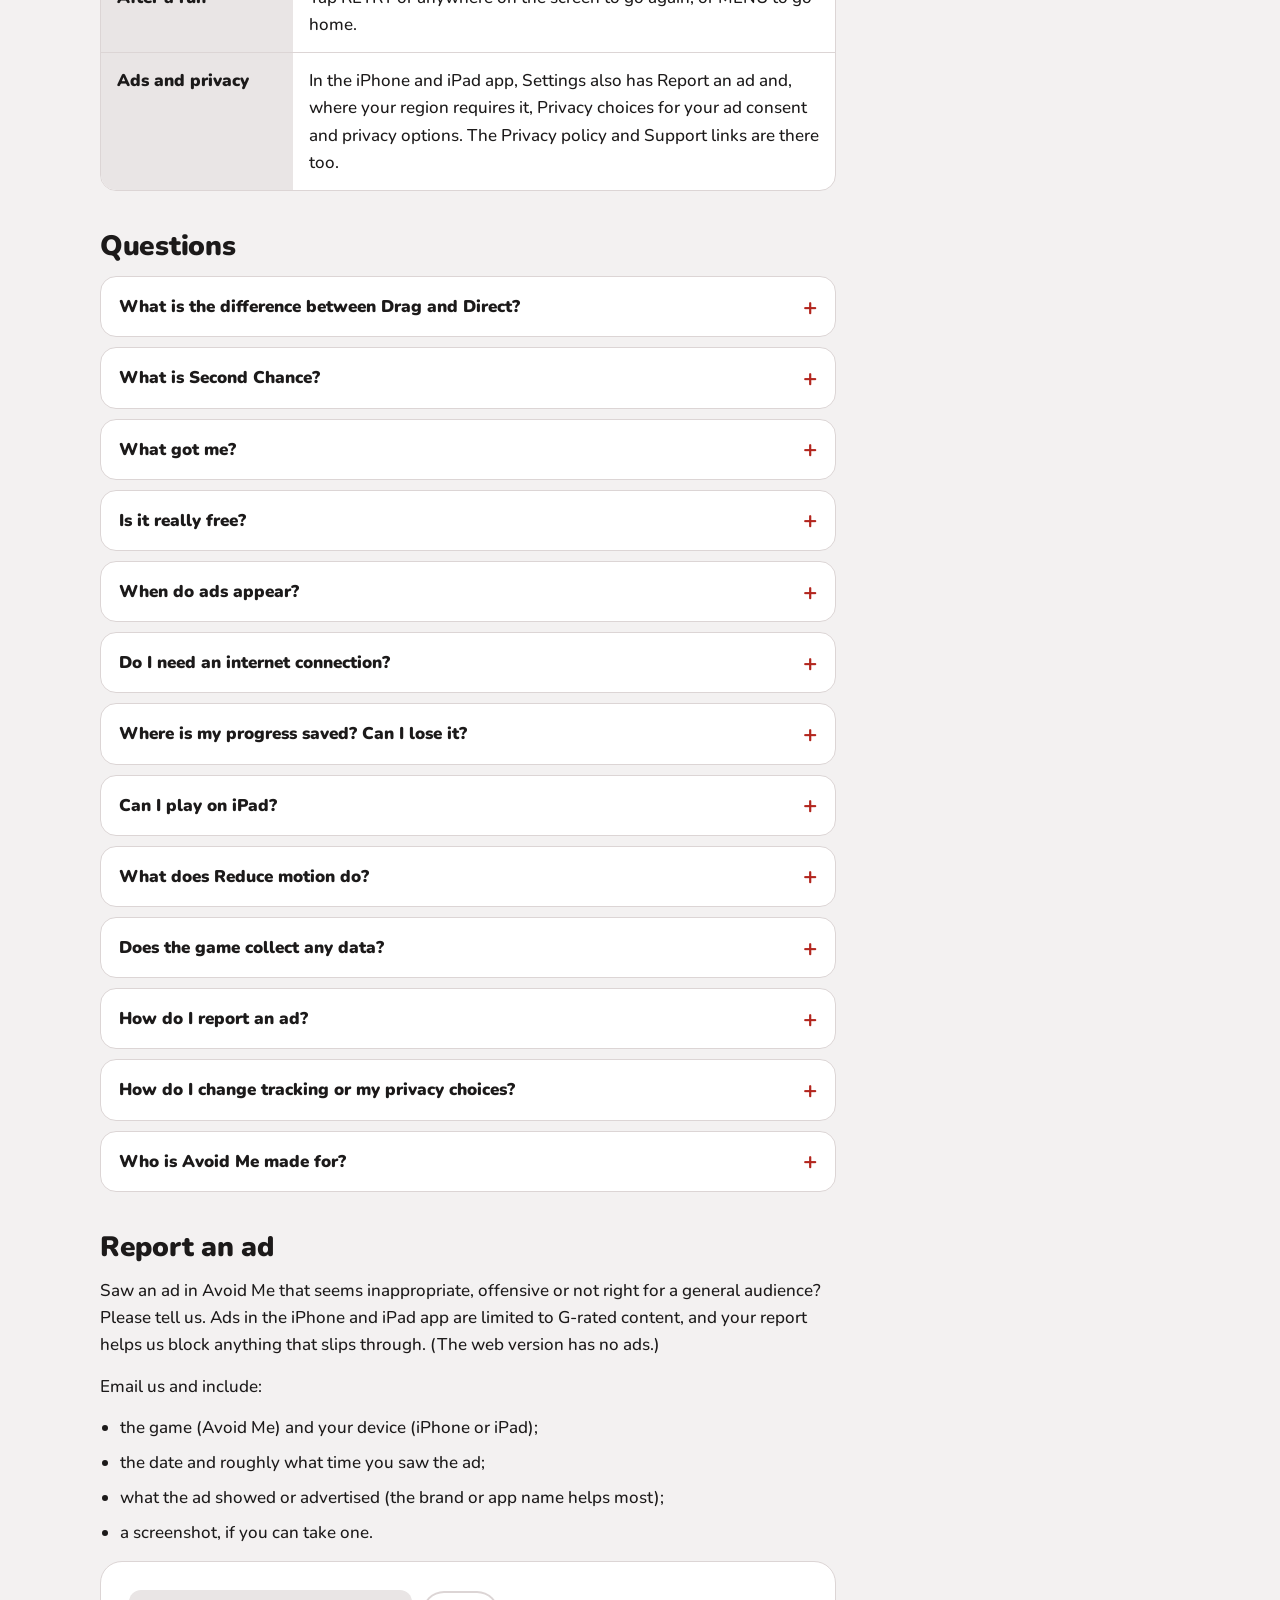
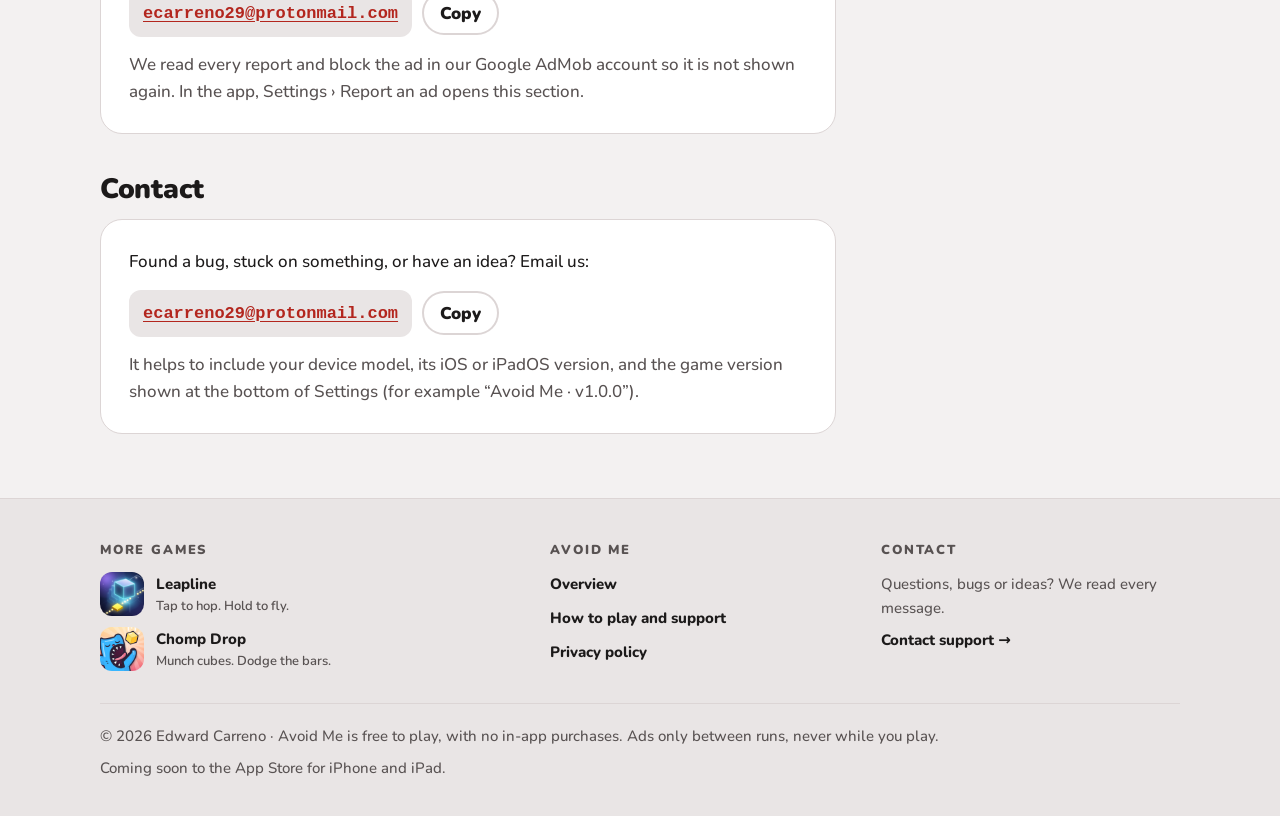
<file: avoid-me/support.html>
<!doctype html>
<html lang="en" data-game="avoid-me">
<head>
<meta charset="utf-8">
<meta name="viewport" content="width=device-width, initial-scale=1, viewport-fit=cover">
<title>Avoid Me Support</title>
<meta name="description" content="How to play Avoid Me, tips, answers to common questions, how to report an ad and how to get in touch.">
<meta name="theme-color" content="#212121">
<meta property="og:title" content="Avoid Me Support">
<meta property="og:description" content="How to play Avoid Me, tips, answers to common questions, how to report an ad and how to get in touch.">
<meta property="og:type" content="website">
<link rel="icon" href="../assets/avoid-me/favicon.svg">
<link rel="preload" href="../assets/fonts/nunito-latin.woff2" as="font" type="font/woff2" crossorigin>
<link rel="stylesheet" href="../assets/site.css">
<script>try{var t=localStorage.getItem('arcade-site-theme');if(t==='light'||t==='dark')document.documentElement.setAttribute('data-theme',t)}catch(e){}</script>
</head>
<body>
<a class="skip" href="#main">Skip to content</a>
<svg width="0" height="0" style="position:absolute" aria-hidden="true" focusable="false">
<defs>
<linearGradient id="g-top" x1="0" y1="0" x2="0" y2="1"><stop offset="0" stop-color="#8a8e9c"/><stop offset="1" stop-color="#5f6370"/></linearGradient>
<linearGradient id="g-left" x1="0" y1="0" x2="1" y2="1"><stop offset="0" stop-color="#2e3038"/><stop offset="1" stop-color="#1c1d24"/></linearGradient>
<linearGradient id="g-right" x1="0" y1="0" x2="1" y2="1"><stop offset="0" stop-color="#454856"/><stop offset="1" stop-color="#30323d"/></linearGradient>
<symbol id="lp-cube" viewBox="0 0 100 100"><polygon points="50,6 92,28 50,50 8,28" fill="url(#g-top)"/><polygon points="8,28 50,50 50,96 8,74" fill="url(#g-left)"/><polygon points="50,50 92,28 92,74 50,96" fill="url(#g-right)"/><polyline points="8,28 50,50 92,28" fill="none" stroke="#fff" stroke-opacity=".45" stroke-width="2" stroke-linejoin="round"/><polygon points="50,6 92,28 92,74 50,96 8,74 8,28" fill="none" stroke="#f4fffd" stroke-opacity=".92" stroke-width="2.6" stroke-linejoin="round"/></symbol>
<symbol id="lp-tile" viewBox="0 0 60 36"><polygon points="2,15 30,29 30,35 2,21" fill="#c79a00"/><polygon points="30,29 58,15 58,21 30,35" fill="#e0b400"/><polygon points="30,1 58,15 30,29 2,15" fill="#ffe34d"/></symbol>
<symbol id="lp-crystal" viewBox="0 0 60 72"><polygon points="30,3 5,58 30,70" fill="#d3bdf8"/><polygon points="30,3 55,58 30,70" fill="#a98bea"/><polygon points="30,32 18,60 42,60" fill="#3e3566"/><polygon points="30,32 18,60 30,64" fill="#54477f"/></symbol>
<symbol id="ck" viewBox="0 0 26 26"><circle cx="13" cy="13" r="13" style="fill:var(--ck-bg,#2a2d48)"/><path d="M7.5 13.4l3.6 3.6 7.4-8" style="fill:none;stroke:var(--ck-ink,#fff)" stroke-width="2.8" stroke-linecap="round" stroke-linejoin="round"/></symbol>
<symbol id="ck-chip" viewBox="0 0 16 16"><circle cx="8" cy="8" r="8" fill="currentColor" opacity=".22"/><path d="M4.6 8.3l2.3 2.3 4.6-5" fill="none" stroke="currentColor" stroke-width="2" stroke-linecap="round" stroke-linejoin="round"/></symbol>
</defs>
</svg>
<header class="band">
<div class="wrap topbar">
<a class="brand" href="index.html" aria-label="Avoid Me home"><span class="mark"><img src="../media/avoid-me/icon-256.png" alt="" width="88" height="88"></span><span class="wm-avoid">AVOID <span class="me">ME</span></span></a>
<nav class="nav" aria-label="Avoid Me"><a href="index.html">Overview</a><a href="support.html" aria-current="page">Support</a><a href="privacy.html">Privacy</a></nav>
<button class="theme-btn" type="button" data-theme-toggle aria-label="Colour theme"></button>
</div>
<div class="wrap page-head">
<p class="eyebrow">Avoid Me &middot; Support</p>
<h1>How can we help?</h1>
<p>How to play Avoid Me, tips, answers to common questions, how to report an ad, and how to reach us.</p>
</div>
<div class="line line--sm" aria-hidden="true"><span class="trail"></span><span class="dot"></span></div>
</header>
<main id="main" class="wrap doc">
<div class="doc-body">
<section id="play" aria-labelledby="play-h"><h2 id="play-h">How to play</h2><ol class="steps"><li><h3>Drag to move</h3><p>Drag anywhere on the screen. The white dot moves with your finger, so your thumb never hides it.</p></li><li><h3>Collect the squares</h3><p>Every white square you touch is one point.</p></li><li><h3>Avoid everything red</h3><p>Chasers, sweeping bars, aimed launchers and ring launchers. Each one warns you before it arrives.</p></li></ol></section>
<section id="tips" aria-labelledby="tips-h"><h2 id="tips-h">Tips</h2><ul><li>Red shots destroy chasers. Lure them into the fire!</li><li>Bars sweep the screen and wipe out squares. Head for the gap early.</li><li>A red strip pulsing on an edge means a bar is coming; the dark notch shows where the gap will be.</li><li>Launchers aim where you are when they fire. Keep moving.</li><li>Ring shots fly straight out. Slip between them.</li></ul></section>
<section id="controls" aria-labelledby="controls-h"><h2 id="controls-h">Controls and settings</h2><dl class="kv"><dt>Pause</dt><dd>The pause button at the top right. The game also pauses when you leave the app and counts down 3-2-1 when you come back.</dd><dt>Settings</dt><dd>SETTINGS on the home screen: Music, Sound effects, Vibration (on devices that support it), Reduce motion, Controls and Drag speed.</dd><dt>Controls</dt><dd>Drag (default): the dot moves with your finger&#x27;s motion, at 0.8x to 1.6x. Direct: the dot runs to where your finger is.</dd><dt>Second Chance</dt><dd>After a game over, WATCH AD · SECOND CHANCE continues the run once, after a short video: nearby hazards burst away and play resumes after 3-2-1. When no video is available, the button is a free SECOND CHANCE, as it always is in the web version.</dd><dt>After a run</dt><dd>Tap RETRY or anywhere on the screen to go again, or MENU to go home.</dd><dt>Ads and privacy</dt><dd>In the iPhone and iPad app, Settings also has Report an ad and, where your region requires it, Privacy choices for your ad consent and privacy options. The Privacy policy and Support links are there too.</dd></dl></section>
<section id="faq" aria-labelledby="faq-h"><h2 id="faq-h">Questions</h2><div class="faq"><details><summary>What is the difference between Drag and Direct?</summary><div><p>With Drag, the dot copies your finger&#x27;s motion (faster or slower with Drag speed), so you can steer from anywhere on the screen. With Direct, the dot runs to the spot under your finger, like the original game.</p></div></details><details><summary>What is Second Chance?</summary><div><p>Once per run, after a game over, you can continue: nearby hazards burst away and you get a 3-2-1 before play resumes. In the iPhone and iPad app you unlock it by watching a short video to the end (WATCH AD · SECOND CHANCE). When no video is available, for example offline, it is free, and in the web version it is always free.</p></div></details><details><summary>What got me?</summary><div><p>The game-over card names what caught you (a chaser, a bar, an aimed shot or a ring) and gives a tip for next time.</p></div></details><details><summary>Is it really free?</summary><div><p>Yes. Avoid Me is free to play, and there is nothing to buy. Everything in the game is available from the start. The iPhone and iPad app is supported by ads, which only appear between runs, never while you play. The web version has no ads.</p></div></details><details><summary>When do ads appear?</summary><div><p>Only between runs, and only in the iPhone and iPad app. After a game over you can choose to watch a short video for a Second Chance (WATCH AD · SECOND CHANCE, once per run; free when no video is available). Now and then a full-screen ad plays after a finished run, behind a short AD BREAK screen: never in your first 5 runs, at most every 3rd run and at least 3 minutes apart. The main menu also shows a small banner. Ads never appear while you play, and they are limited to G-rated content.</p></div></details><details><summary>Do I need an internet connection?</summary><div><p>No. Avoid Me works fully offline, so it plays fine on a plane or with mobile data switched off. Ads, including the optional videos, need a connection, so offline they simply do not appear. Your Second Chance is then free.</p></div></details><details><summary>Where is my progress saved? Can I lose it?</summary><div><p>Your best score and settings stay on your device. It is saved on your device the moment it changes. There is no cloud sync, so deleting the app deletes your progress, and it does not move to a new device unless a backup or a phone-to-phone transfer brings the app data along.</p></div></details><details><summary>Can I play on iPad?</summary><div><p>Yes. Avoid Me is made for iPhone and iPad. Spawn rates adapt to the screen size, so an iPad run is exactly as dangerous as an iPhone run.</p></div></details><details><summary>What does Reduce motion do?</summary><div><p>It tones down moving effects such as screen shake and particle bursts. It follows your device&#x27;s Reduce Motion setting until you change it in the game&#x27;s Settings.</p></div></details><details><summary>Does the game collect any data?</summary><div><p>The game keeps your progress only on your device and sends nothing to us. In the iPhone and iPad app, Google AdMob collects some device data to show and measure ads, such as your IP address and, only if you allow tracking, your advertising identifier. The web version collects nothing. The privacy policy has the details.</p></div></details><details><summary>How do I report an ad?</summary><div><p>In the app, open Settings and tap Report an ad, or email us (see Report an ad on this page). Tell us the game, when you saw the ad and what it showed, and add a screenshot if you can. We block reported ads so they are not shown again.</p></div></details><details><summary>How do I change tracking or my privacy choices?</summary><div><p>Tracking: on your iPhone or iPad, open Settings, then Privacy &amp; Security &gt; Tracking, and switch Avoid Me on or off. Consent in the UK and Switzerland, and the US &quot;Do Not Sell or Share&quot; opt-out: open Settings in the game and tap Privacy choices (it appears only where your region requires it). The game plays the same whatever you choose.</p></div></details><details><summary>Who is Avoid Me made for?</summary><div><p>A general audience. Avoid Me is rated 4+ on the App Store, and it is not directed at children under 13. Ads in the app are limited to G-rated content, and there is no chat, no sign-up and no way to contact other players. Parents with a question about a child&#x27;s data can email us.</p></div></details></div></section>
<section id="report-an-ad" aria-labelledby="report-an-ad-h"><h2 id="report-an-ad-h">Report an ad</h2>
<p>Saw an ad in Avoid Me that seems inappropriate, offensive or not right for a general audience? Please tell us. Ads in the iPhone and iPad app are limited to G-rated content, and your report helps us block anything that slips through. (The web version has no ads.)</p>
<p>Email us and include:</p>
<ul><li>the game (Avoid Me) and your device (iPhone or iPad);</li>
<li>the date and roughly what time you saw the ad;</li>
<li>what the ad showed or advertised (the brand or app name helps most);</li>
<li>a screenshot, if you can take one.</li></ul>
<div class="contact"><div class="email-row"><a class="email" id="email-r" href="mailto:ecarreno29@protonmail.com?subject=Avoid%20Me%20ad%20report">ecarreno29@protonmail.com</a><button class="btn btn--ghost" type="button" data-copy="email-r">Copy</button></div>
<p class="muted">We read every report and block the ad in our Google AdMob account so it is not shown again. In the app, Settings &rsaquo; Report an ad opens this section.</p></div>
</section>
<section id="contact" aria-labelledby="contact-h"><h2 id="contact-h">Contact</h2>
<div class="contact"><p>Found a bug, stuck on something, or have an idea? Email us:</p>
<div class="email-row"><a class="email" id="email-s" href="mailto:ecarreno29@protonmail.com?subject=Avoid%20Me%20support">ecarreno29@protonmail.com</a><button class="btn btn--ghost" type="button" data-copy="email-s">Copy</button></div>
<p class="muted">It helps to include your device model, its iOS or iPadOS version, and the game version shown at the bottom of Settings (for example &ldquo;Avoid Me &middot; v1.0.0&rdquo;).</p></div>
</section>
</div>
<nav class="toc" aria-label="On this page" style="max-height:calc(100vh - 40px);overflow-y:auto;overscroll-behavior:contain"><p class="eyebrow">On this page</p><a href="#play">How to play</a><a href="#tips">Tips</a><a href="#controls">Controls and settings</a><a href="#faq">Questions</a><a href="#report-an-ad">Report an ad</a><a href="#contact">Contact</a></nav>
</main>
<footer class="footer">
<div class="wrap">
<div class="footer-grid">
<div><h2>More games</h2><ul><li><a class="more" href="../leapline/index.html"><span class="mk"><img src="../media/leapline/icon-256.png" alt="" width="88" height="88"></span><span>Leapline<small>Tap to hop. Hold to fly.</small></span></a></li><li><a class="more" href="../chomp-drop/index.html"><span class="mk"><img src="../media/chomp-drop/icon-256.png" alt="" width="88" height="88"></span><span>Chomp Drop<small>Munch cubes. Dodge the bars.</small></span></a></li></ul></div>
<div><h2>Avoid Me</h2><ul>
<li><a href="index.html">Overview</a></li>
<li><a href="support.html">How to play and support</a></li>
<li><a href="privacy.html">Privacy policy</a></li>
</ul></div>
<div><h2>Contact</h2><p class="muted-p">Questions, bugs or ideas? We read every message.</p>
<p><a class="contact-link" href="support.html#contact">Contact support&nbsp;&rarr;</a></p></div>
</div>
<p class="fine"><span>&copy; 2026 Edward Carreno &middot; Avoid Me is free to play, with no in-app purchases. Ads only between runs, never while you play.</span><span>Coming soon to the App Store for iPhone and iPad.</span></p>
</div>
</footer>
<script src="../assets/site.js"></script>
</body>
</html>
</file>
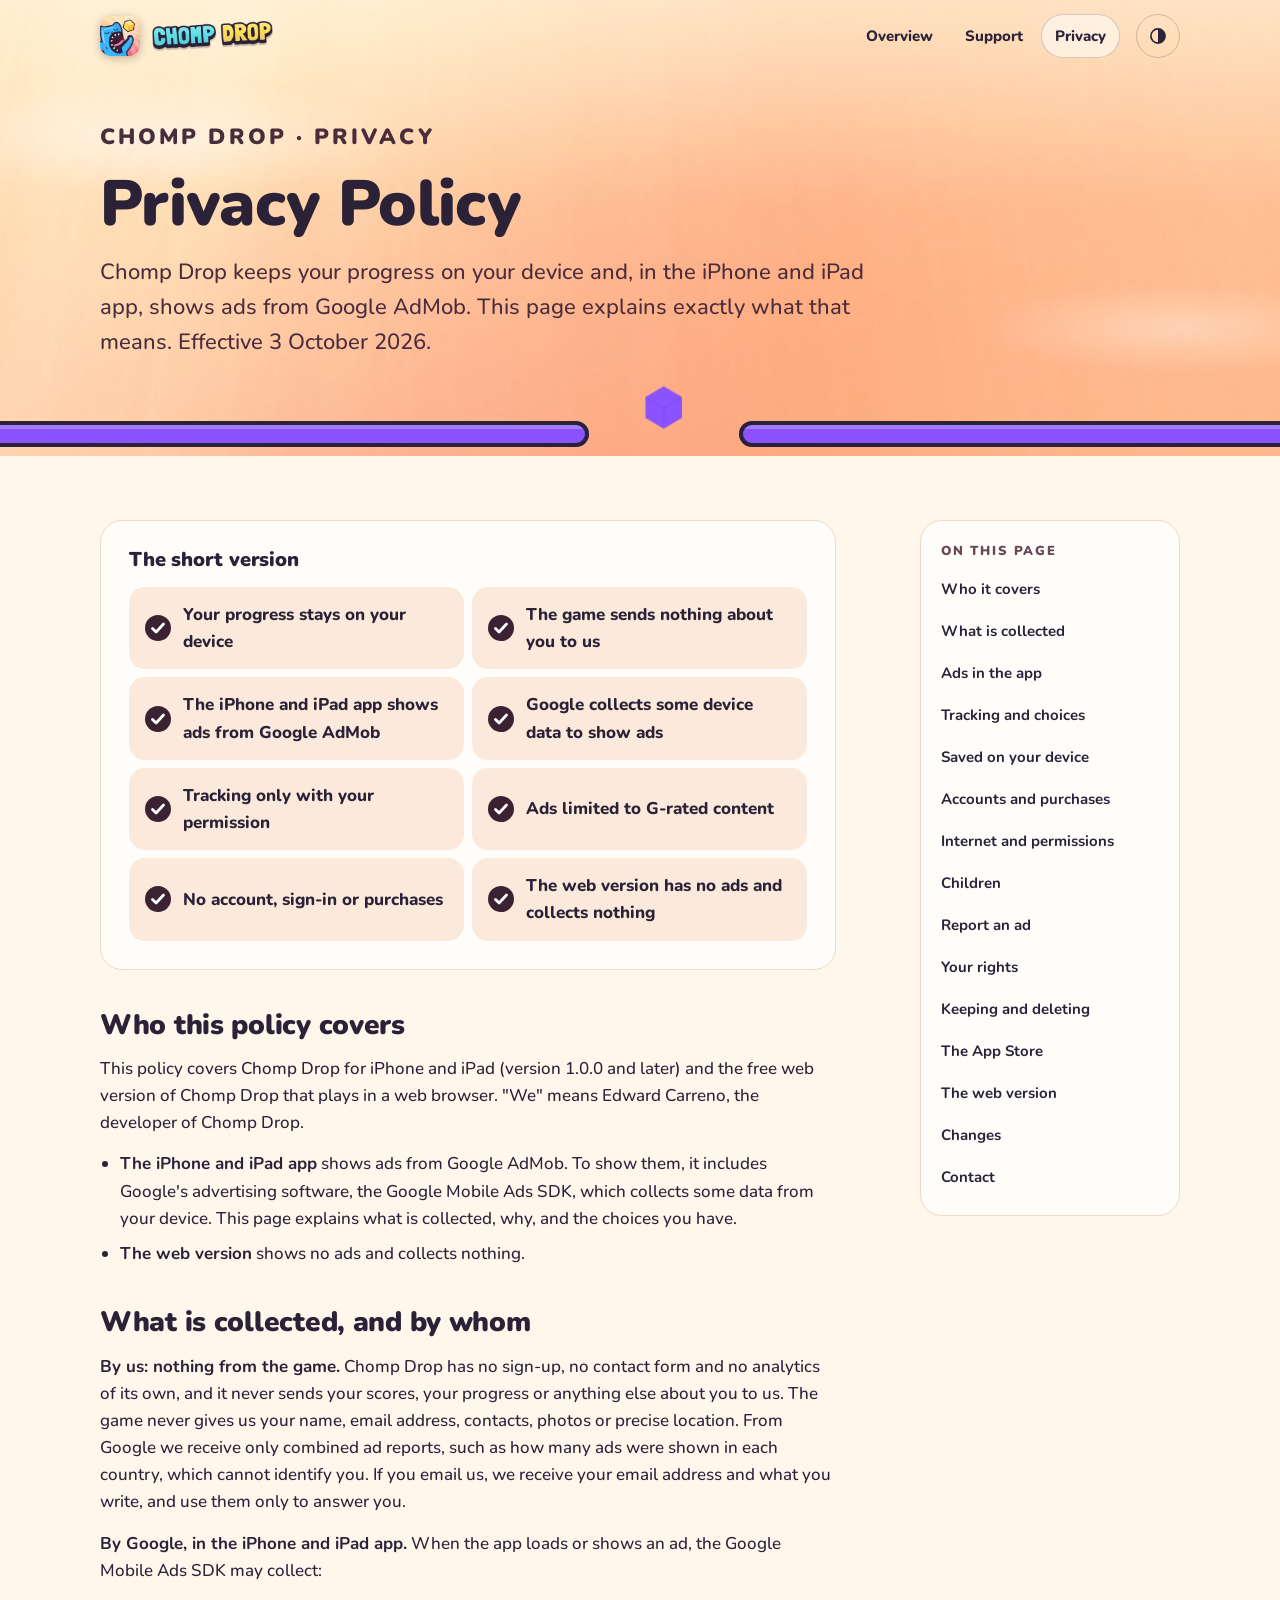
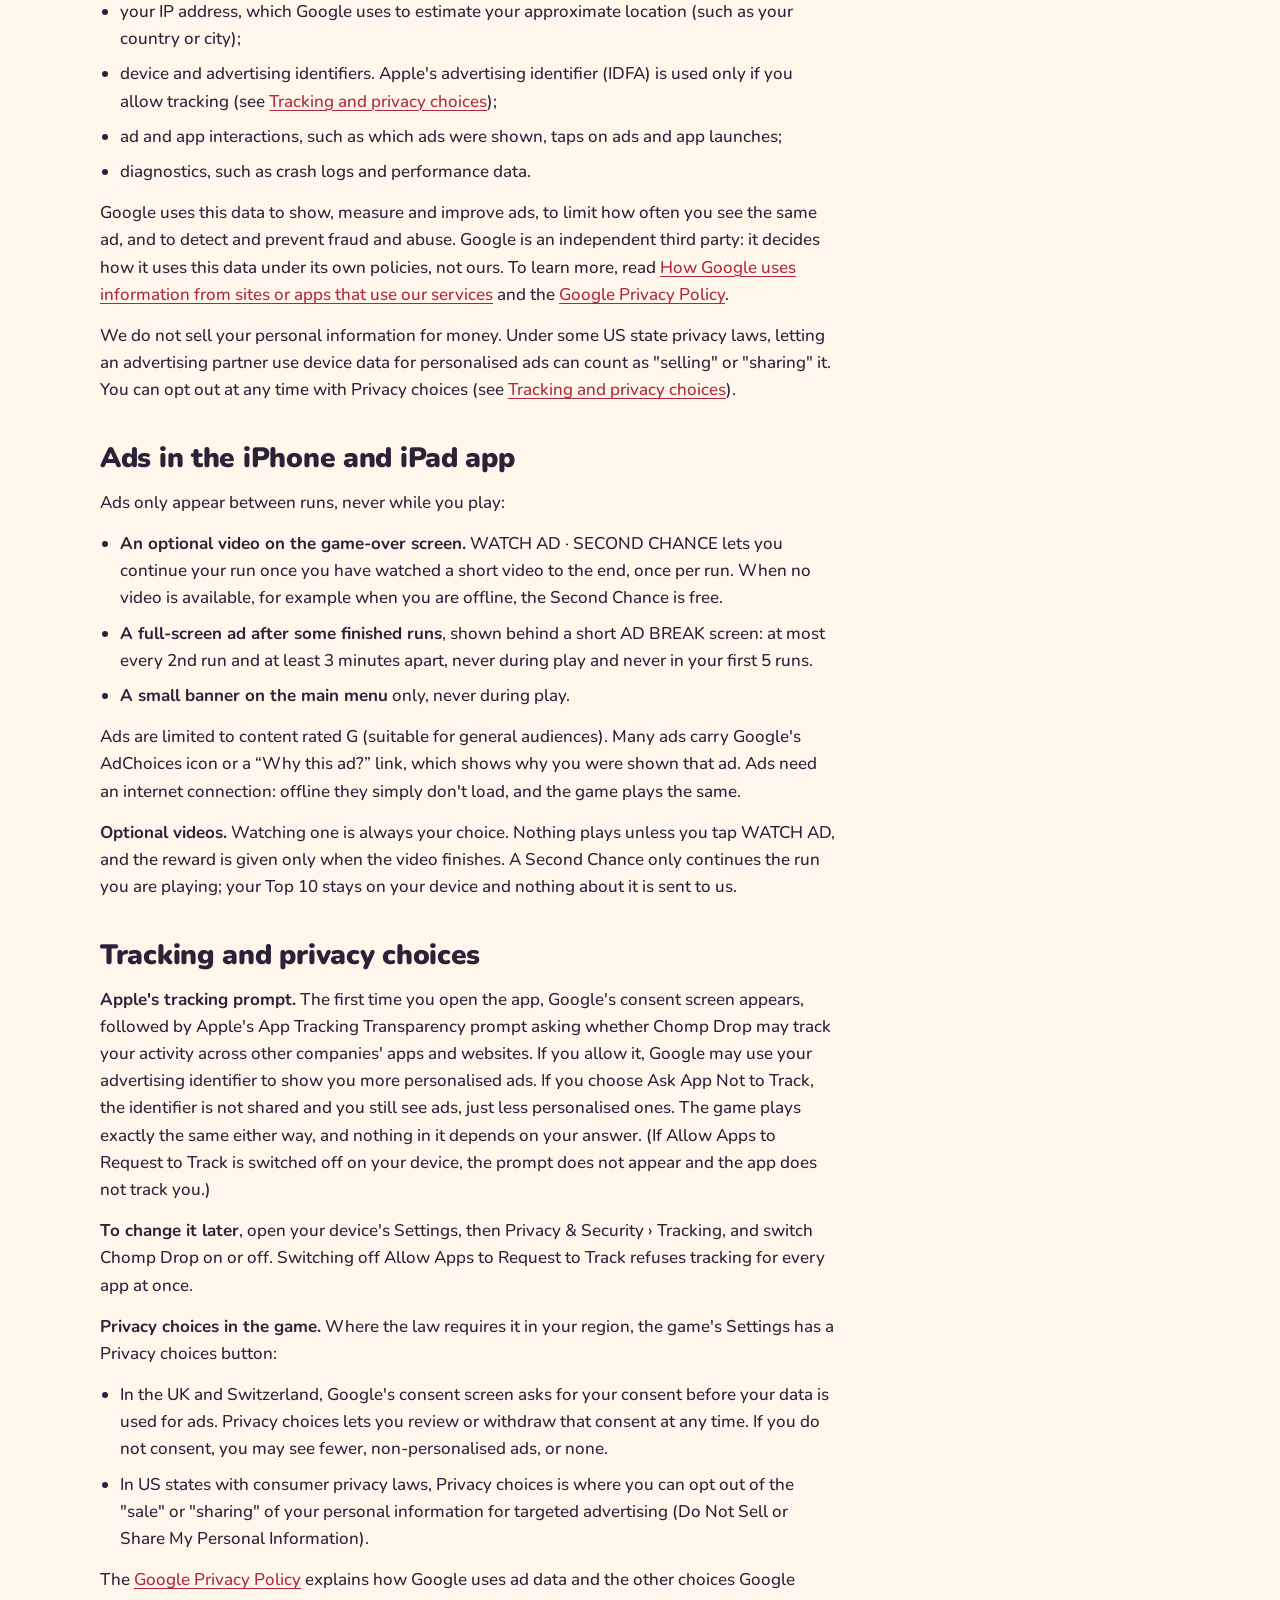
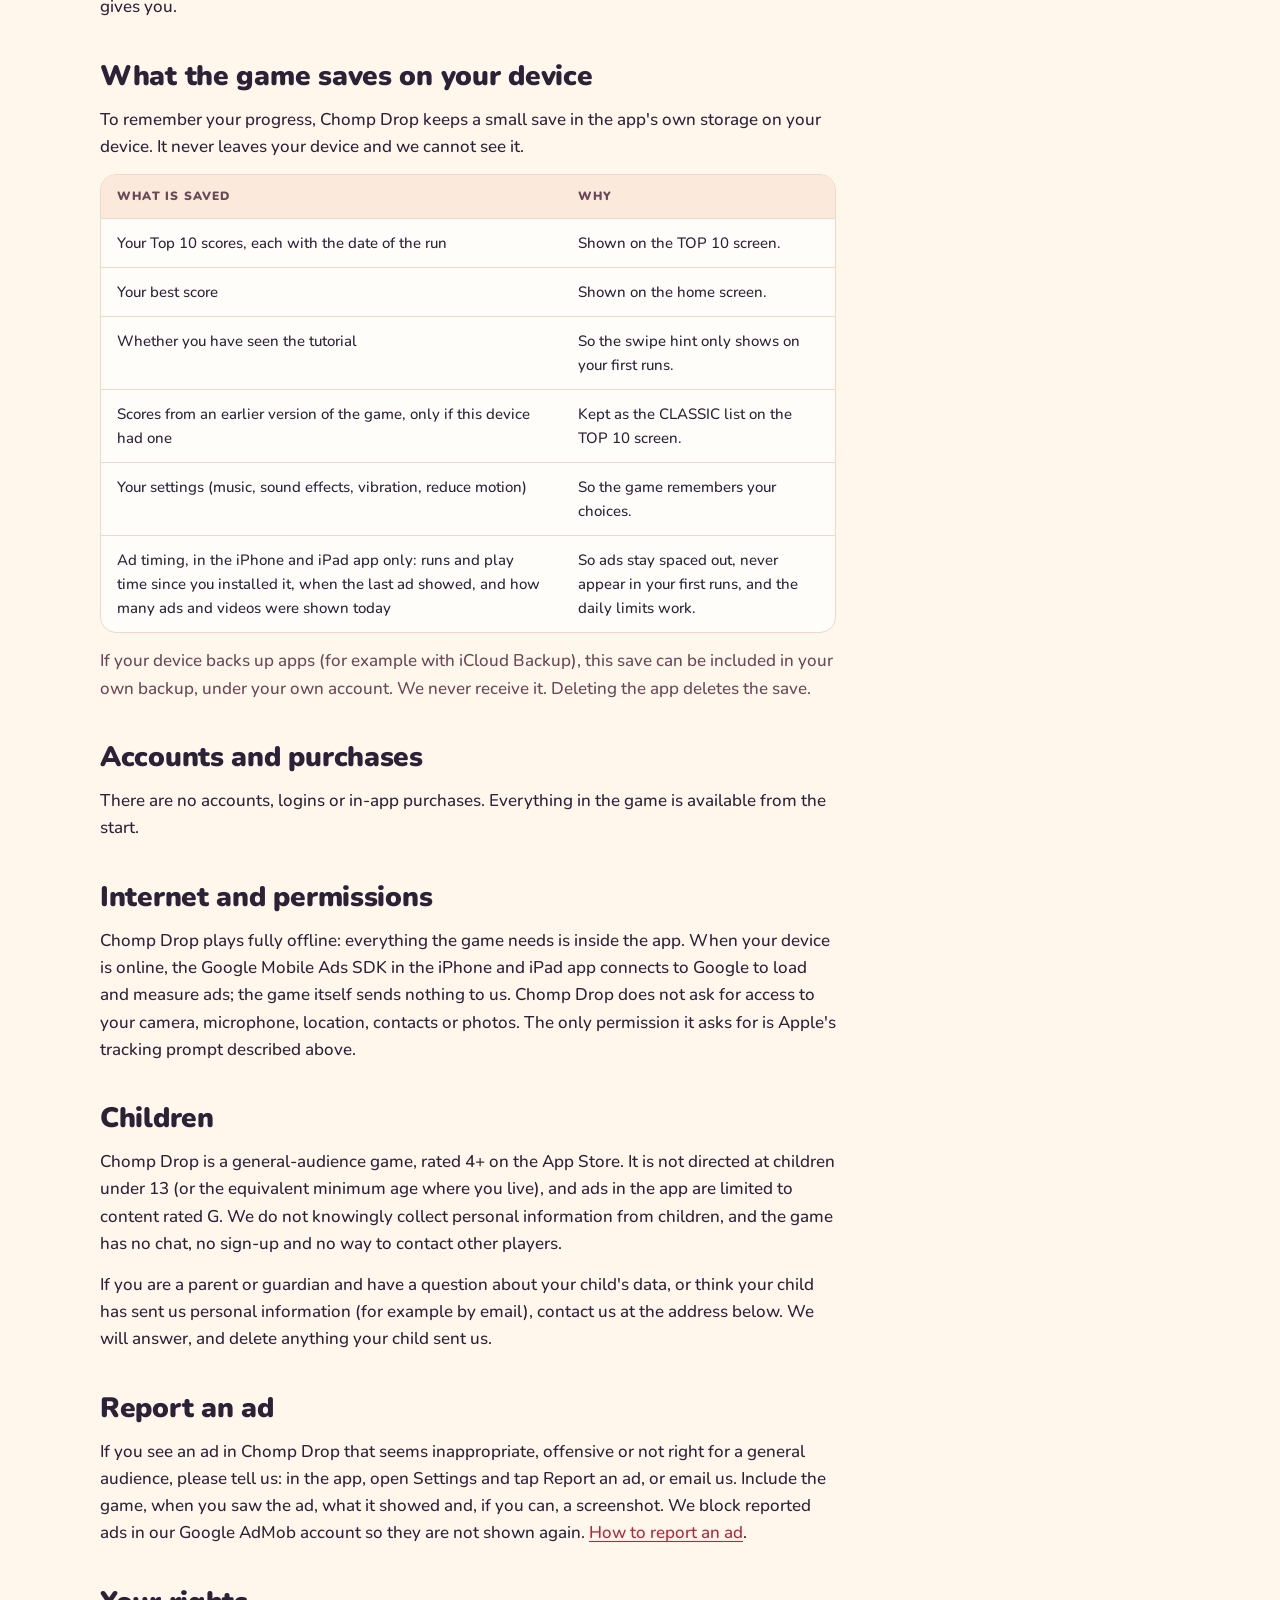
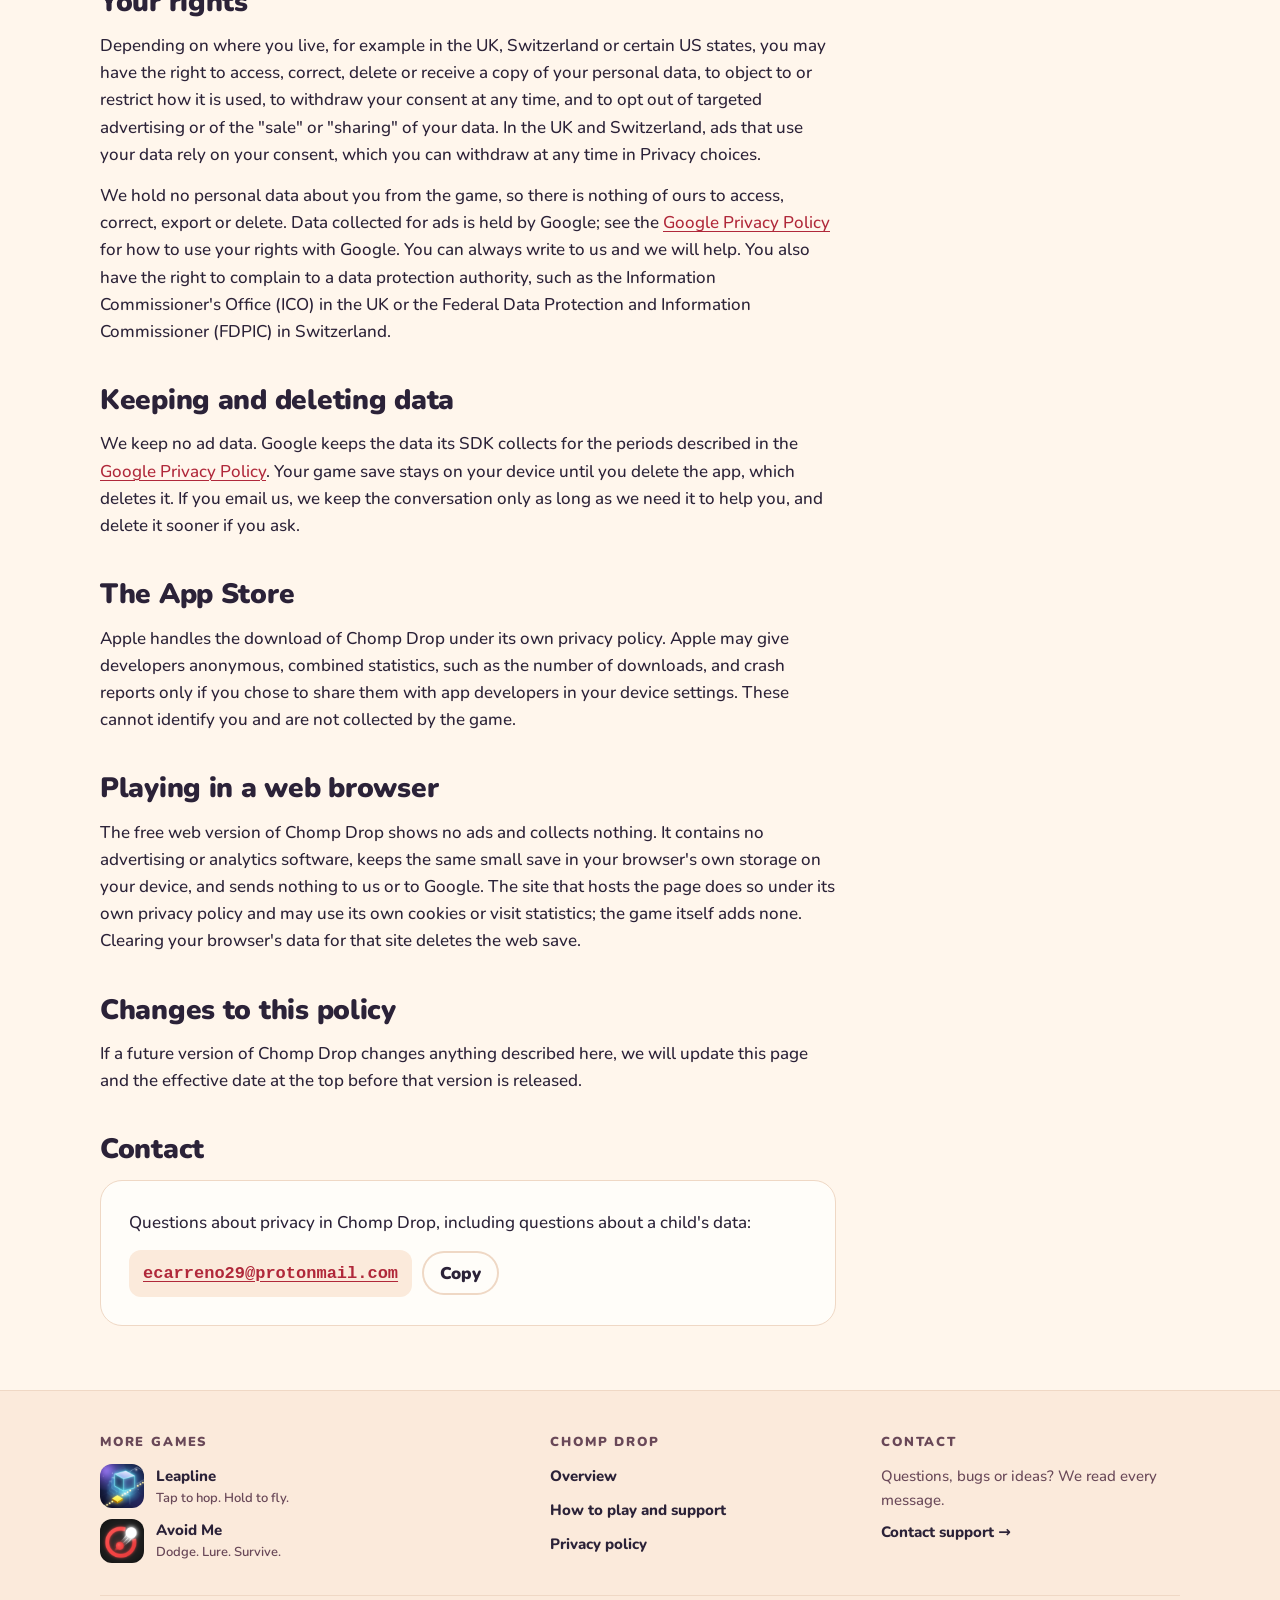
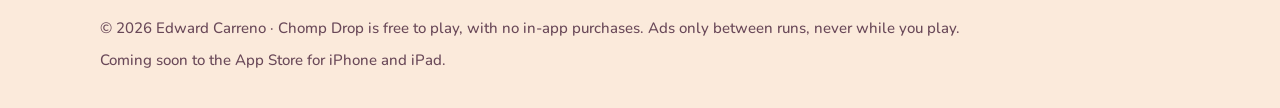
<file: chomp-drop/privacy.html>
<!doctype html>
<html lang="en" data-game="chomp-drop">
<head>
<meta charset="utf-8">
<meta name="viewport" content="width=device-width, initial-scale=1, viewport-fit=cover">
<title>Chomp Drop Privacy Policy</title>
<meta name="description" content="Chomp Drop keeps your progress on your device. The iPhone and iPad app shows ads from Google AdMob; the free web version shows none and collects nothing.">
<meta name="theme-color" content="#f6b48c">
<meta property="og:title" content="Chomp Drop Privacy Policy">
<meta property="og:description" content="Chomp Drop keeps your progress on your device. The iPhone and iPad app shows ads from Google AdMob; the free web version shows none and collects nothing.">
<meta property="og:type" content="website">
<link rel="icon" href="../assets/chomp-drop/mon-0.png">
<link rel="preload" href="../assets/fonts/nunito-latin.woff2" as="font" type="font/woff2" crossorigin>
<link rel="stylesheet" href="../assets/site.css">
<script>try{var t=localStorage.getItem('arcade-site-theme');if(t==='light'||t==='dark')document.documentElement.setAttribute('data-theme',t)}catch(e){}</script>
</head>
<body>
<a class="skip" href="#main">Skip to content</a>
<svg width="0" height="0" style="position:absolute" aria-hidden="true" focusable="false">
<defs>
<linearGradient id="g-top" x1="0" y1="0" x2="0" y2="1"><stop offset="0" stop-color="#8a8e9c"/><stop offset="1" stop-color="#5f6370"/></linearGradient>
<linearGradient id="g-left" x1="0" y1="0" x2="1" y2="1"><stop offset="0" stop-color="#2e3038"/><stop offset="1" stop-color="#1c1d24"/></linearGradient>
<linearGradient id="g-right" x1="0" y1="0" x2="1" y2="1"><stop offset="0" stop-color="#454856"/><stop offset="1" stop-color="#30323d"/></linearGradient>
<symbol id="lp-cube" viewBox="0 0 100 100"><polygon points="50,6 92,28 50,50 8,28" fill="url(#g-top)"/><polygon points="8,28 50,50 50,96 8,74" fill="url(#g-left)"/><polygon points="50,50 92,28 92,74 50,96" fill="url(#g-right)"/><polyline points="8,28 50,50 92,28" fill="none" stroke="#fff" stroke-opacity=".45" stroke-width="2" stroke-linejoin="round"/><polygon points="50,6 92,28 92,74 50,96 8,74 8,28" fill="none" stroke="#f4fffd" stroke-opacity=".92" stroke-width="2.6" stroke-linejoin="round"/></symbol>
<symbol id="lp-tile" viewBox="0 0 60 36"><polygon points="2,15 30,29 30,35 2,21" fill="#c79a00"/><polygon points="30,29 58,15 58,21 30,35" fill="#e0b400"/><polygon points="30,1 58,15 30,29 2,15" fill="#ffe34d"/></symbol>
<symbol id="lp-crystal" viewBox="0 0 60 72"><polygon points="30,3 5,58 30,70" fill="#d3bdf8"/><polygon points="30,3 55,58 30,70" fill="#a98bea"/><polygon points="30,32 18,60 42,60" fill="#3e3566"/><polygon points="30,32 18,60 30,64" fill="#54477f"/></symbol>
<symbol id="ck" viewBox="0 0 26 26"><circle cx="13" cy="13" r="13" style="fill:var(--ck-bg,#2a2d48)"/><path d="M7.5 13.4l3.6 3.6 7.4-8" style="fill:none;stroke:var(--ck-ink,#fff)" stroke-width="2.8" stroke-linecap="round" stroke-linejoin="round"/></symbol>
<symbol id="ck-chip" viewBox="0 0 16 16"><circle cx="8" cy="8" r="8" fill="currentColor" opacity=".22"/><path d="M4.6 8.3l2.3 2.3 4.6-5" fill="none" stroke="currentColor" stroke-width="2" stroke-linecap="round" stroke-linejoin="round"/></symbol>
</defs>
</svg>
<header class="band">
<div class="wrap topbar">
<a class="brand" href="index.html" aria-label="Chomp Drop home"><span class="mark"><img src="../media/chomp-drop/icon-256.png" alt="" width="88" height="88"></span><img class="wm-chomp wm-chomp--line" src="../media/chomp-drop/wordmark-line.webp" alt="" width="360" height="89"></a>
<nav class="nav" aria-label="Chomp Drop"><a href="index.html">Overview</a><a href="support.html">Support</a><a href="privacy.html" aria-current="page">Privacy</a></nav>
<button class="theme-btn" type="button" data-theme-toggle aria-label="Colour theme"></button>
</div>
<div class="wrap page-head">
<p class="eyebrow">Chomp Drop &middot; Privacy</p>
<h1>Privacy Policy</h1>
<p>Chomp Drop keeps your progress on your device and, in the iPhone and iPad app, shows ads from Google AdMob. This page explains exactly what that means. Effective 3 October 2026.</p>
</div>
<div class="line line--sm" aria-hidden="true"><img class="cube" src="../assets/chomp-drop/cube-7.png" alt="" width="78" height="90"></div>
</header>
<main id="main" class="wrap doc">
<div class="doc-body">
<div class="summary"><h2>The short version</h2><ul class="checks"><li><svg viewBox="0 0 26 26" aria-hidden="true"><use href="#ck"/></svg>Your progress stays on your device</li><li><svg viewBox="0 0 26 26" aria-hidden="true"><use href="#ck"/></svg>The game sends nothing about you to us</li><li><svg viewBox="0 0 26 26" aria-hidden="true"><use href="#ck"/></svg>The iPhone and iPad app shows ads from Google AdMob</li><li><svg viewBox="0 0 26 26" aria-hidden="true"><use href="#ck"/></svg>Google collects some device data to show ads</li><li><svg viewBox="0 0 26 26" aria-hidden="true"><use href="#ck"/></svg>Tracking only with your permission</li><li><svg viewBox="0 0 26 26" aria-hidden="true"><use href="#ck"/></svg>Ads limited to G-rated content</li><li><svg viewBox="0 0 26 26" aria-hidden="true"><use href="#ck"/></svg>No account, sign-in or purchases</li><li><svg viewBox="0 0 26 26" aria-hidden="true"><use href="#ck"/></svg>The web version has no ads and collects nothing</li></ul></div>
<section id="covers" aria-labelledby="covers-h"><h2 id="covers-h">Who this policy covers</h2><p>This policy covers Chomp Drop for iPhone and iPad (version 1.0.0 and later) and the free web version of Chomp Drop that plays in a web browser. "We" means Edward Carreno, the developer of Chomp Drop.</p>
<ul><li><strong>The iPhone and iPad app</strong> shows ads from Google AdMob. To show them, it includes Google's advertising software, the Google Mobile Ads SDK, which collects some data from your device. This page explains what is collected, why, and the choices you have.</li>
<li><strong>The web version</strong> shows no ads and collects nothing.</li></ul></section><section id="collect" aria-labelledby="collect-h"><h2 id="collect-h">What is collected, and by whom</h2><p><strong>By us: nothing from the game.</strong> Chomp Drop has no sign-up, no contact form and no analytics of its own, and it never sends your scores, your progress or anything else about you to us. The game never gives us your name, email address, contacts, photos or precise location. From Google we receive only combined ad reports, such as how many ads were shown in each country, which cannot identify you. If you email us, we receive your email address and what you write, and use them only to answer you.</p>
<p><strong>By Google, in the iPhone and iPad app.</strong> When the app loads or shows an ad, the Google Mobile Ads SDK may collect:</p>
<ul><li>your IP address, which Google uses to estimate your approximate location (such as your country or city);</li>
<li>device and advertising identifiers. Apple's advertising identifier (IDFA) is used only if you allow tracking (see <a href="#tracking">Tracking and privacy choices</a>);</li>
<li>ad and app interactions, such as which ads were shown, taps on ads and app launches;</li>
<li>diagnostics, such as crash logs and performance data.</li></ul>
<p>Google uses this data to show, measure and improve ads, to limit how often you see the same ad, and to detect and prevent fraud and abuse. Google is an independent third party: it decides how it uses this data under its own policies, not ours. To learn more, read <a href="https://policies.google.com/technologies/partner-sites">How Google uses information from sites or apps that use our services</a> and the <a href="https://policies.google.com/privacy">Google Privacy Policy</a>.</p>
<p>We do not sell your personal information for money. Under some US state privacy laws, letting an advertising partner use device data for personalised ads can count as "selling" or "sharing" it. You can opt out at any time with Privacy choices (see <a href="#tracking">Tracking and privacy choices</a>).</p></section><section id="ads" aria-labelledby="ads-h"><h2 id="ads-h">Ads in the iPhone and iPad app</h2><p>Ads only appear between runs, never while you play:</p>
<ul><li><strong>An optional video on the game-over screen.</strong> WATCH AD · SECOND CHANCE lets you continue your run once you have watched a short video to the end, once per run. When no video is available, for example when you are offline, the Second Chance is free.</li>
<li><strong>A full-screen ad after some finished runs</strong>, shown behind a short AD BREAK screen: at most every 2nd run and at least 3 minutes apart, never during play and never in your first 5 runs.</li>
<li><strong>A small banner on the main menu</strong> only, never during play.</li></ul>
<p>Ads are limited to content rated G (suitable for general audiences). Many ads carry Google's AdChoices icon or a &ldquo;Why this ad?&rdquo; link, which shows why you were shown that ad. Ads need an internet connection: offline they simply don't load, and the game plays the same.</p>
<p><strong>Optional videos.</strong> Watching one is always your choice. Nothing plays unless you tap WATCH AD, and the reward is given only when the video finishes. A Second Chance only continues the run you are playing; your Top 10 stays on your device and nothing about it is sent to us.</p></section><section id="tracking" aria-labelledby="tracking-h"><h2 id="tracking-h">Tracking and privacy choices</h2><p><strong>Apple's tracking prompt.</strong> The first time you open the app, Google's consent screen appears, followed by Apple's App Tracking Transparency prompt asking whether Chomp Drop may track your activity across other companies' apps and websites. If you allow it, Google may use your advertising identifier to show you more personalised ads. If you choose Ask App Not to Track, the identifier is not shared and you still see ads, just less personalised ones. The game plays exactly the same either way, and nothing in it depends on your answer. (If Allow Apps to Request to Track is switched off on your device, the prompt does not appear and the app does not track you.)</p>
<p><strong>To change it later</strong>, open your device's Settings, then Privacy &amp; Security &rsaquo; Tracking, and switch Chomp Drop on or off. Switching off Allow Apps to Request to Track refuses tracking for every app at once.</p>
<p><strong>Privacy choices in the game.</strong> Where the law requires it in your region, the game's Settings has a Privacy choices button:</p>
<ul><li>In the UK and Switzerland, Google's consent screen asks for your consent before your data is used for ads. Privacy choices lets you review or withdraw that consent at any time. If you do not consent, you may see fewer, non-personalised ads, or none.</li>
<li>In US states with consumer privacy laws, Privacy choices is where you can opt out of the "sale" or "sharing" of your personal information for targeted advertising (Do Not Sell or Share My Personal Information).</li></ul>
<p>The <a href="https://policies.google.com/privacy">Google Privacy Policy</a> explains how Google uses ad data and the other choices Google gives you.</p></section><section id="device" aria-labelledby="device-h"><h2 id="device-h">What the game saves on your device</h2><p>To remember your progress, Chomp Drop keeps a small save in the app's own storage on your device. It never leaves your device and we cannot see it.</p>
<div class="table-wrap"><table><thead><tr><th scope="col">What is saved</th><th scope="col">Why</th></tr></thead><tbody><tr><td>Your Top 10 scores, each with the date of the run</td><td>Shown on the TOP 10 screen.</td></tr><tr><td>Your best score</td><td>Shown on the home screen.</td></tr><tr><td>Whether you have seen the tutorial</td><td>So the swipe hint only shows on your first runs.</td></tr><tr><td>Scores from an earlier version of the game, only if this device had one</td><td>Kept as the CLASSIC list on the TOP 10 screen.</td></tr><tr><td>Your settings (music, sound effects, vibration, reduce motion)</td><td>So the game remembers your choices.</td></tr><tr><td>Ad timing, in the iPhone and iPad app only: runs and play time since you installed it, when the last ad showed, and how many ads and videos were shown today</td><td>So ads stay spaced out, never appear in your first runs, and the daily limits work.</td></tr></tbody></table></div>
<p class="muted">If your device backs up apps (for example with iCloud Backup), this save can be included in your own backup, under your own account. We never receive it. Deleting the app deletes the save.</p></section><section id="accounts" aria-labelledby="accounts-h"><h2 id="accounts-h">Accounts and purchases</h2><p>There are no accounts, logins or in-app purchases. Everything in the game is available from the start.</p></section><section id="offline" aria-labelledby="offline-h"><h2 id="offline-h">Internet and permissions</h2><p>Chomp Drop plays fully offline: everything the game needs is inside the app. When your device is online, the Google Mobile Ads SDK in the iPhone and iPad app connects to Google to load and measure ads; the game itself sends nothing to us. Chomp Drop does not ask for access to your camera, microphone, location, contacts or photos. The only permission it asks for is Apple's tracking prompt described above.</p></section><section id="children" aria-labelledby="children-h"><h2 id="children-h">Children</h2><p>Chomp Drop is a general-audience game, rated 4+ on the App Store. It is not directed at children under 13 (or the equivalent minimum age where you live), and ads in the app are limited to content rated G. We do not knowingly collect personal information from children, and the game has no chat, no sign-up and no way to contact other players.</p>
<p>If you are a parent or guardian and have a question about your child's data, or think your child has sent us personal information (for example by email), contact us at the address below. We will answer, and delete anything your child sent us.</p></section><section id="report" aria-labelledby="report-h"><h2 id="report-h">Report an ad</h2><p>If you see an ad in Chomp Drop that seems inappropriate, offensive or not right for a general audience, please tell us: in the app, open Settings and tap Report an ad, or email us. Include the game, when you saw the ad, what it showed and, if you can, a screenshot. We block reported ads in our Google AdMob account so they are not shown again. <a href="support.html#report-an-ad">How to report an ad</a>.</p></section><section id="rights" aria-labelledby="rights-h"><h2 id="rights-h">Your rights</h2><p>Depending on where you live, for example in the UK, Switzerland or certain US states, you may have the right to access, correct, delete or receive a copy of your personal data, to object to or restrict how it is used, to withdraw your consent at any time, and to opt out of targeted advertising or of the "sale" or "sharing" of your data. In the UK and Switzerland, ads that use your data rely on your consent, which you can withdraw at any time in Privacy choices.</p>
<p>We hold no personal data about you from the game, so there is nothing of ours to access, correct, export or delete. Data collected for ads is held by Google; see the <a href="https://policies.google.com/privacy">Google Privacy Policy</a> for how to use your rights with Google. You can always write to us and we will help. You also have the right to complain to a data protection authority, such as the Information Commissioner's Office (ICO) in the UK or the Federal Data Protection and Information Commissioner (FDPIC) in Switzerland.</p></section><section id="retention" aria-labelledby="retention-h"><h2 id="retention-h">Keeping and deleting data</h2><p>We keep no ad data. Google keeps the data its SDK collects for the periods described in the <a href="https://policies.google.com/privacy">Google Privacy Policy</a>. Your game save stays on your device until you delete the app, which deletes it. If you email us, we keep the conversation only as long as we need it to help you, and delete it sooner if you ask.</p></section><section id="stores" aria-labelledby="stores-h"><h2 id="stores-h">The App Store</h2><p>Apple handles the download of Chomp Drop under its own privacy policy. Apple may give developers anonymous, combined statistics, such as the number of downloads, and crash reports only if you chose to share them with app developers in your device settings. These cannot identify you and are not collected by the game.</p></section><section id="web" aria-labelledby="web-h"><h2 id="web-h">Playing in a web browser</h2><p>The free web version of Chomp Drop shows no ads and collects nothing. It contains no advertising or analytics software, keeps the same small save in your browser's own storage on your device, and sends nothing to us or to Google. The site that hosts the page does so under its own privacy policy and may use its own cookies or visit statistics; the game itself adds none. Clearing your browser's data for that site deletes the web save.</p></section><section id="changes" aria-labelledby="changes-h"><h2 id="changes-h">Changes to this policy</h2><p>If a future version of Chomp Drop changes anything described here, we will update this page and the effective date at the top before that version is released.</p></section><section id="contact" aria-labelledby="contact-h"><h2 id="contact-h">Contact</h2><div class="contact"><p>Questions about privacy in Chomp Drop, including questions about a child's data:</p>
<div class="email-row"><a class="email" id="email-p" href="mailto:ecarreno29@protonmail.com?subject=Chomp%20Drop%20privacy">ecarreno29@protonmail.com</a><button class="btn btn--ghost" type="button" data-copy="email-p">Copy</button></div></div></section>
</div>
<nav class="toc" aria-label="On this page" style="max-height:calc(100vh - 40px);overflow-y:auto;overscroll-behavior:contain"><p class="eyebrow">On this page</p><a href="#covers">Who it covers</a><a href="#collect">What is collected</a><a href="#ads">Ads in the app</a><a href="#tracking">Tracking and choices</a><a href="#device">Saved on your device</a><a href="#accounts">Accounts and purchases</a><a href="#offline">Internet and permissions</a><a href="#children">Children</a><a href="#report">Report an ad</a><a href="#rights">Your rights</a><a href="#retention">Keeping and deleting</a><a href="#stores">The App Store</a><a href="#web">The web version</a><a href="#changes">Changes</a><a href="#contact">Contact</a></nav>
</main>
<footer class="footer">
<div class="wrap">
<div class="footer-grid">
<div><h2>More games</h2><ul><li><a class="more" href="../leapline/index.html"><span class="mk"><img src="../media/leapline/icon-256.png" alt="" width="88" height="88"></span><span>Leapline<small>Tap to hop. Hold to fly.</small></span></a></li><li><a class="more" href="../avoid-me/index.html"><span class="mk"><img src="../media/avoid-me/icon-256.png" alt="" width="88" height="88"></span><span>Avoid Me<small>Dodge. Lure. Survive.</small></span></a></li></ul></div>
<div><h2>Chomp Drop</h2><ul>
<li><a href="index.html">Overview</a></li>
<li><a href="support.html">How to play and support</a></li>
<li><a href="privacy.html">Privacy policy</a></li>
</ul></div>
<div><h2>Contact</h2><p class="muted-p">Questions, bugs or ideas? We read every message.</p>
<p><a class="contact-link" href="support.html#contact">Contact support&nbsp;&rarr;</a></p></div>
</div>
<p class="fine"><span>&copy; 2026 Edward Carreno &middot; Chomp Drop is free to play, with no in-app purchases. Ads only between runs, never while you play.</span><span>Coming soon to the App Store for iPhone and iPad.</span></p>
</div>
</footer>
<script src="../assets/site.js"></script>
</body>
</html>
</file>
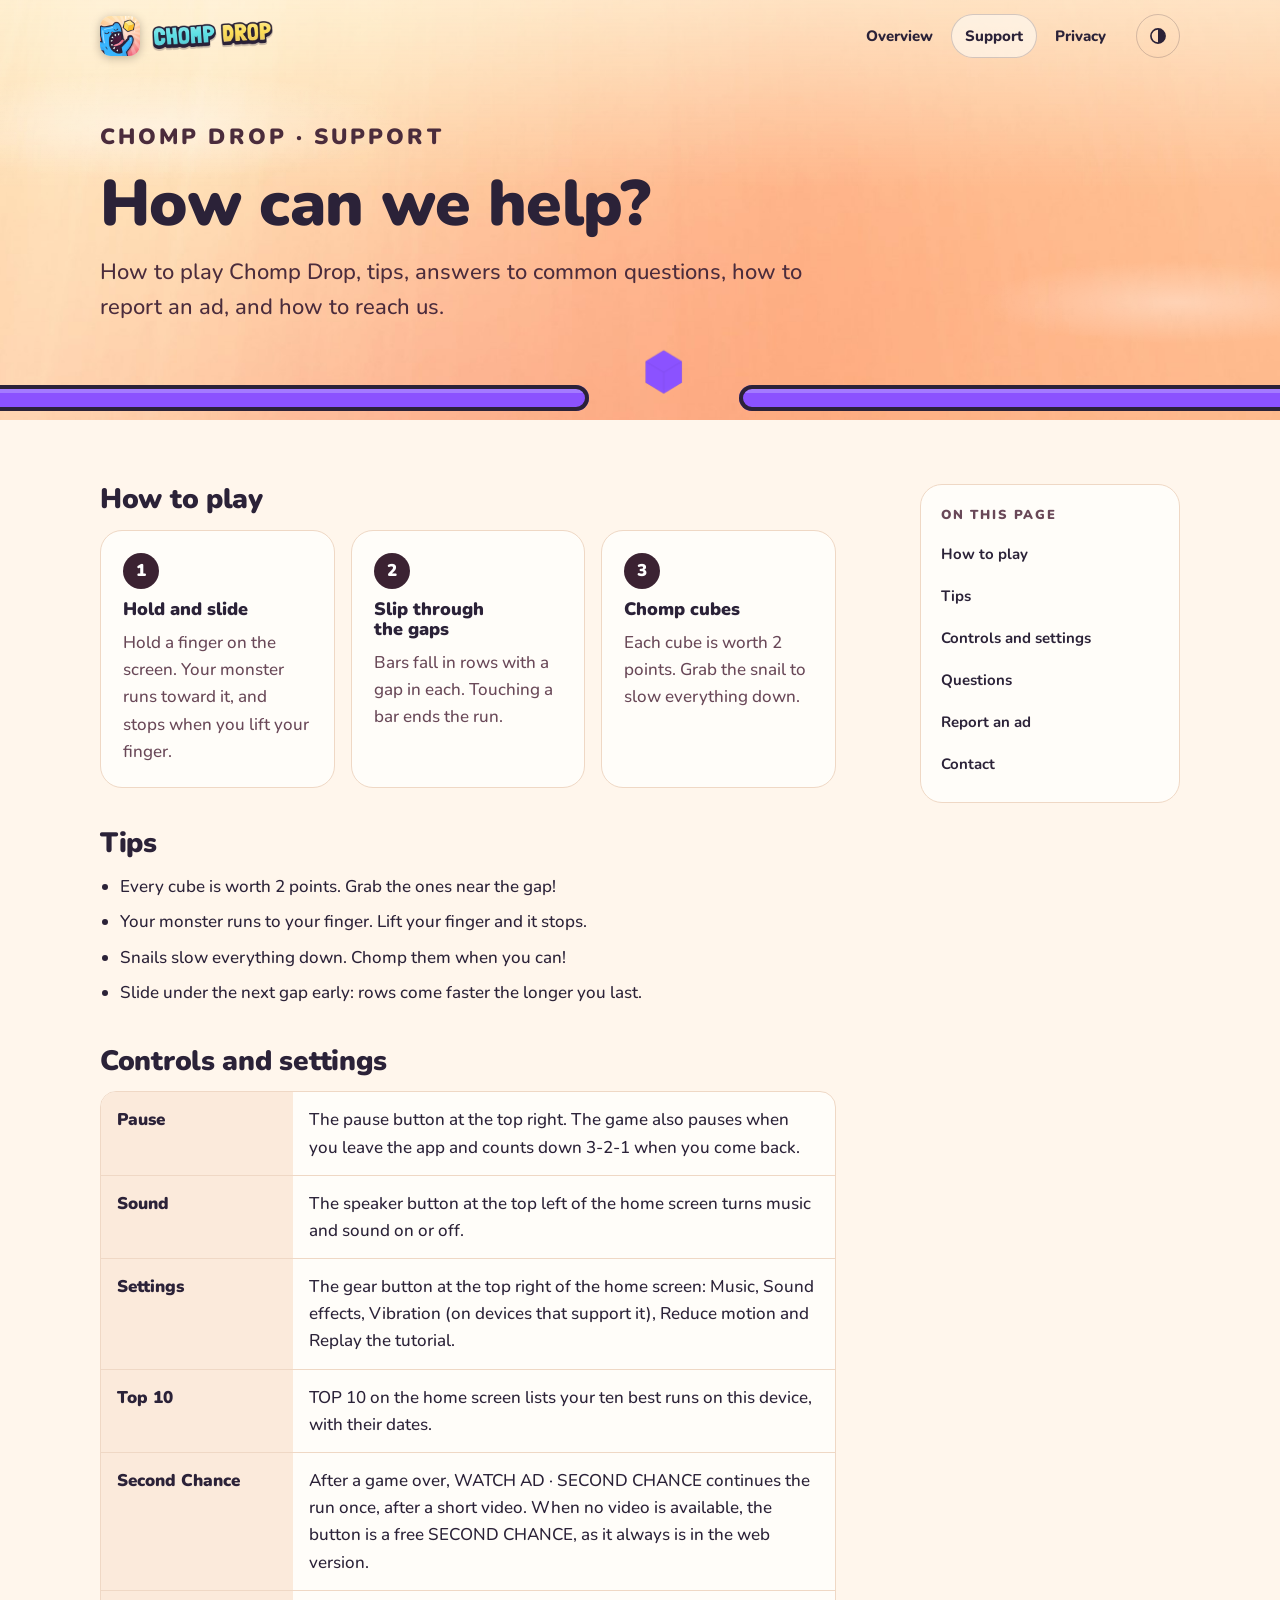
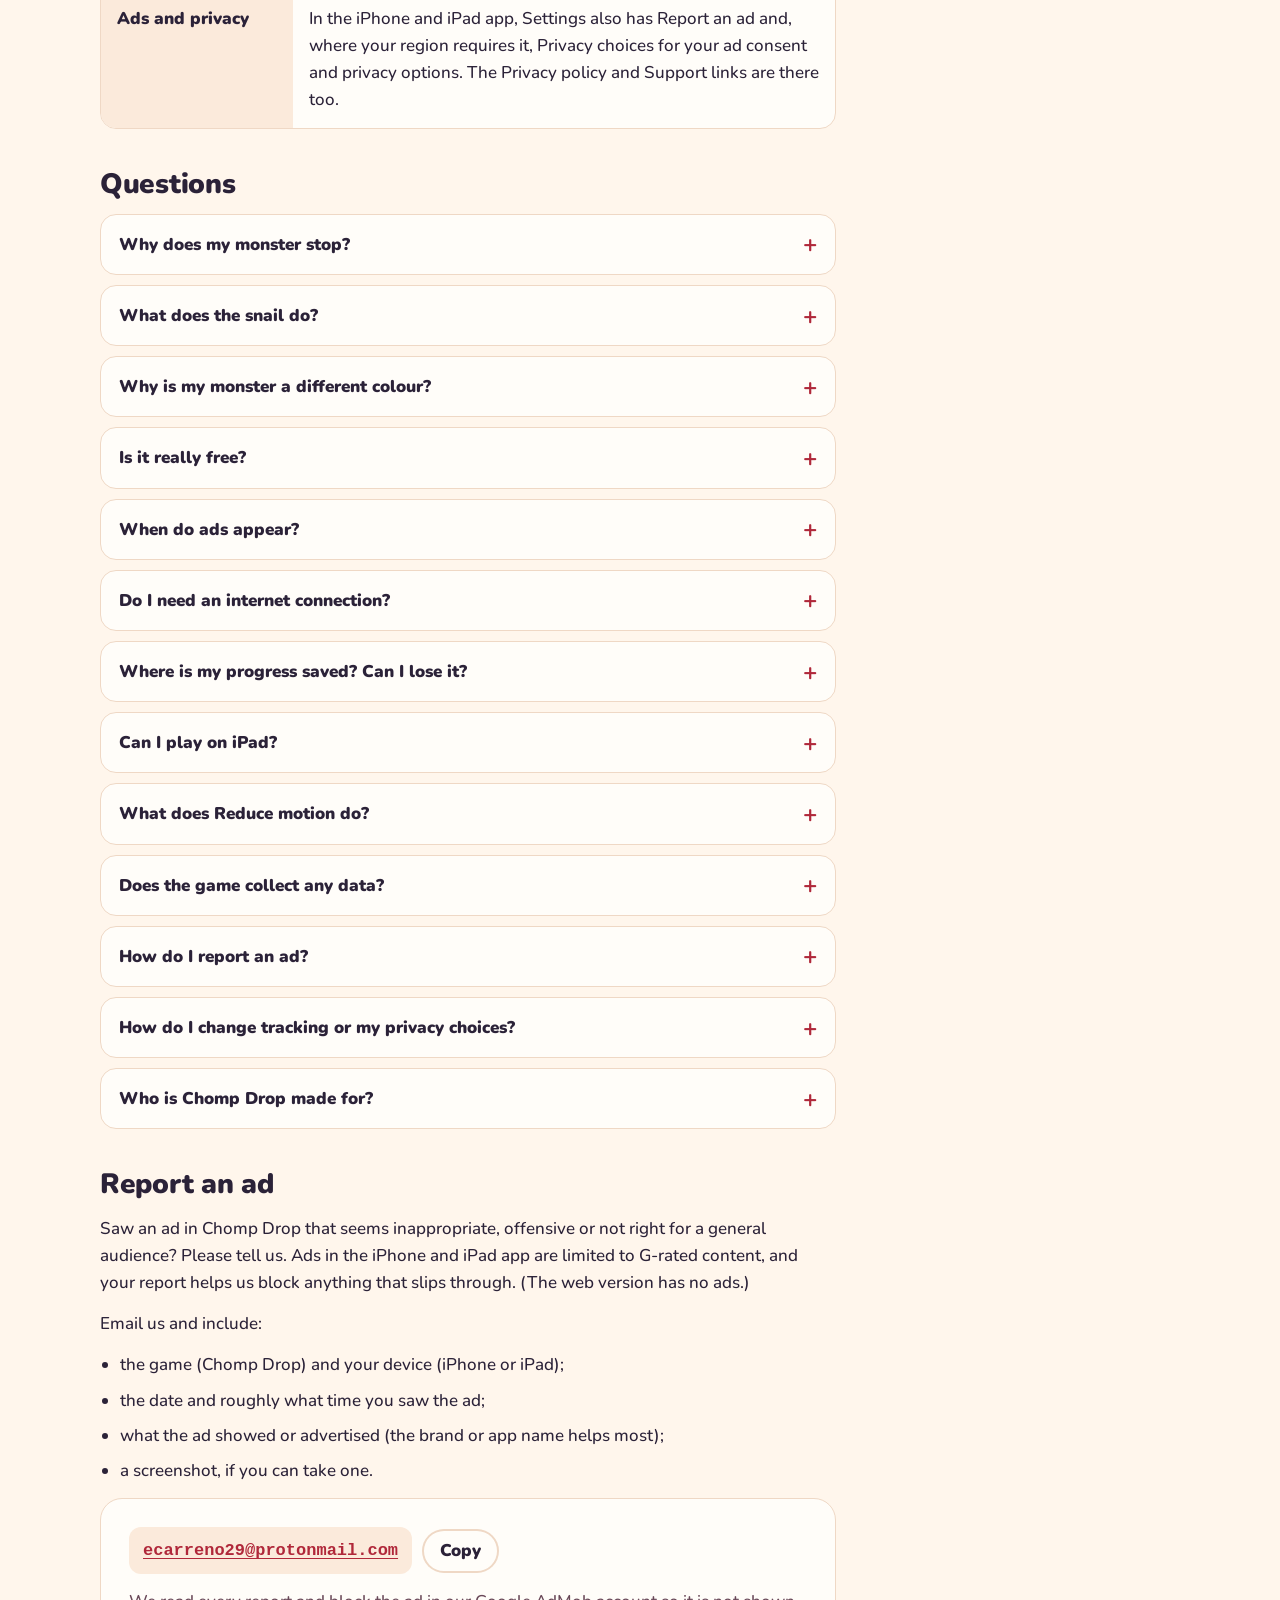
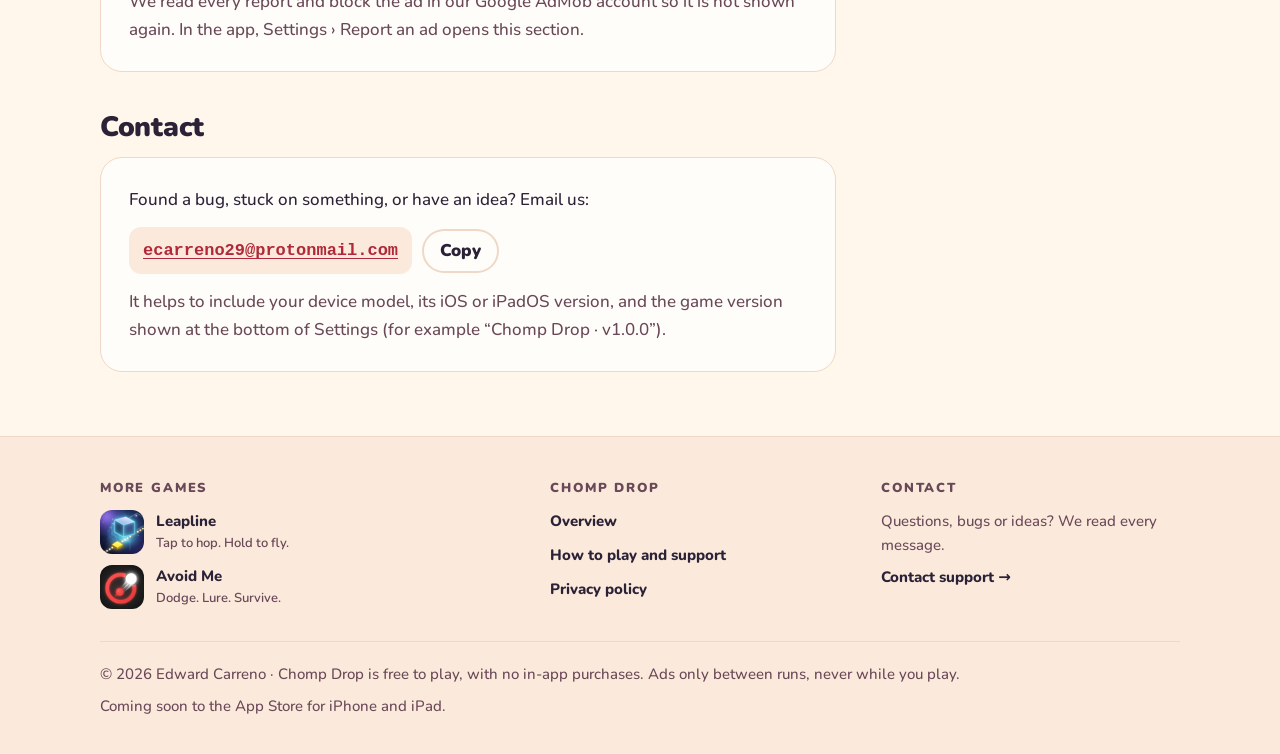
<file: chomp-drop/support.html>
<!doctype html>
<html lang="en" data-game="chomp-drop">
<head>
<meta charset="utf-8">
<meta name="viewport" content="width=device-width, initial-scale=1, viewport-fit=cover">
<title>Chomp Drop Support</title>
<meta name="description" content="How to play Chomp Drop, tips, answers to common questions, how to report an ad and how to get in touch.">
<meta name="theme-color" content="#f6b48c">
<meta property="og:title" content="Chomp Drop Support">
<meta property="og:description" content="How to play Chomp Drop, tips, answers to common questions, how to report an ad and how to get in touch.">
<meta property="og:type" content="website">
<link rel="icon" href="../assets/chomp-drop/mon-0.png">
<link rel="preload" href="../assets/fonts/nunito-latin.woff2" as="font" type="font/woff2" crossorigin>
<link rel="stylesheet" href="../assets/site.css">
<script>try{var t=localStorage.getItem('arcade-site-theme');if(t==='light'||t==='dark')document.documentElement.setAttribute('data-theme',t)}catch(e){}</script>
</head>
<body>
<a class="skip" href="#main">Skip to content</a>
<svg width="0" height="0" style="position:absolute" aria-hidden="true" focusable="false">
<defs>
<linearGradient id="g-top" x1="0" y1="0" x2="0" y2="1"><stop offset="0" stop-color="#8a8e9c"/><stop offset="1" stop-color="#5f6370"/></linearGradient>
<linearGradient id="g-left" x1="0" y1="0" x2="1" y2="1"><stop offset="0" stop-color="#2e3038"/><stop offset="1" stop-color="#1c1d24"/></linearGradient>
<linearGradient id="g-right" x1="0" y1="0" x2="1" y2="1"><stop offset="0" stop-color="#454856"/><stop offset="1" stop-color="#30323d"/></linearGradient>
<symbol id="lp-cube" viewBox="0 0 100 100"><polygon points="50,6 92,28 50,50 8,28" fill="url(#g-top)"/><polygon points="8,28 50,50 50,96 8,74" fill="url(#g-left)"/><polygon points="50,50 92,28 92,74 50,96" fill="url(#g-right)"/><polyline points="8,28 50,50 92,28" fill="none" stroke="#fff" stroke-opacity=".45" stroke-width="2" stroke-linejoin="round"/><polygon points="50,6 92,28 92,74 50,96 8,74 8,28" fill="none" stroke="#f4fffd" stroke-opacity=".92" stroke-width="2.6" stroke-linejoin="round"/></symbol>
<symbol id="lp-tile" viewBox="0 0 60 36"><polygon points="2,15 30,29 30,35 2,21" fill="#c79a00"/><polygon points="30,29 58,15 58,21 30,35" fill="#e0b400"/><polygon points="30,1 58,15 30,29 2,15" fill="#ffe34d"/></symbol>
<symbol id="lp-crystal" viewBox="0 0 60 72"><polygon points="30,3 5,58 30,70" fill="#d3bdf8"/><polygon points="30,3 55,58 30,70" fill="#a98bea"/><polygon points="30,32 18,60 42,60" fill="#3e3566"/><polygon points="30,32 18,60 30,64" fill="#54477f"/></symbol>
<symbol id="ck" viewBox="0 0 26 26"><circle cx="13" cy="13" r="13" style="fill:var(--ck-bg,#2a2d48)"/><path d="M7.5 13.4l3.6 3.6 7.4-8" style="fill:none;stroke:var(--ck-ink,#fff)" stroke-width="2.8" stroke-linecap="round" stroke-linejoin="round"/></symbol>
<symbol id="ck-chip" viewBox="0 0 16 16"><circle cx="8" cy="8" r="8" fill="currentColor" opacity=".22"/><path d="M4.6 8.3l2.3 2.3 4.6-5" fill="none" stroke="currentColor" stroke-width="2" stroke-linecap="round" stroke-linejoin="round"/></symbol>
</defs>
</svg>
<header class="band">
<div class="wrap topbar">
<a class="brand" href="index.html" aria-label="Chomp Drop home"><span class="mark"><img src="../media/chomp-drop/icon-256.png" alt="" width="88" height="88"></span><img class="wm-chomp wm-chomp--line" src="../media/chomp-drop/wordmark-line.webp" alt="" width="360" height="89"></a>
<nav class="nav" aria-label="Chomp Drop"><a href="index.html">Overview</a><a href="support.html" aria-current="page">Support</a><a href="privacy.html">Privacy</a></nav>
<button class="theme-btn" type="button" data-theme-toggle aria-label="Colour theme"></button>
</div>
<div class="wrap page-head">
<p class="eyebrow">Chomp Drop &middot; Support</p>
<h1>How can we help?</h1>
<p>How to play Chomp Drop, tips, answers to common questions, how to report an ad, and how to reach us.</p>
</div>
<div class="line line--sm" aria-hidden="true"><img class="cube" src="../assets/chomp-drop/cube-7.png" alt="" width="78" height="90"></div>
</header>
<main id="main" class="wrap doc">
<div class="doc-body">
<section id="play" aria-labelledby="play-h"><h2 id="play-h">How to play</h2><ol class="steps"><li><h3>Hold and slide</h3><p>Hold a finger on the screen. Your monster runs toward it, and stops when you lift your finger.</p></li><li><h3>Slip through the gaps</h3><p>Bars fall in rows with a gap in each. Touching a bar ends the run.</p></li><li><h3>Chomp cubes</h3><p>Each cube is worth 2 points. Grab the snail to slow everything down.</p></li></ol></section>
<section id="tips" aria-labelledby="tips-h"><h2 id="tips-h">Tips</h2><ul><li>Every cube is worth 2 points. Grab the ones near the gap!</li><li>Your monster runs to your finger. Lift your finger and it stops.</li><li>Snails slow everything down. Chomp them when you can!</li><li>Slide under the next gap early: rows come faster the longer you last.</li></ul></section>
<section id="controls" aria-labelledby="controls-h"><h2 id="controls-h">Controls and settings</h2><dl class="kv"><dt>Pause</dt><dd>The pause button at the top right. The game also pauses when you leave the app and counts down 3-2-1 when you come back.</dd><dt>Sound</dt><dd>The speaker button at the top left of the home screen turns music and sound on or off.</dd><dt>Settings</dt><dd>The gear button at the top right of the home screen: Music, Sound effects, Vibration (on devices that support it), Reduce motion and Replay the tutorial.</dd><dt>Top 10</dt><dd>TOP 10 on the home screen lists your ten best runs on this device, with their dates.</dd><dt>Second Chance</dt><dd>After a game over, WATCH AD · SECOND CHANCE continues the run once, after a short video. When no video is available, the button is a free SECOND CHANCE, as it always is in the web version.</dd><dt>Ads and privacy</dt><dd>In the iPhone and iPad app, Settings also has Report an ad and, where your region requires it, Privacy choices for your ad consent and privacy options. The Privacy policy and Support links are there too.</dd></dl></section>
<section id="faq" aria-labelledby="faq-h"><h2 id="faq-h">Questions</h2><div class="faq"><details><summary>Why does my monster stop?</summary><div><p>It only moves while your finger is on the screen. Keep holding and slide to where you want it to go.</p></div></details><details><summary>What does the snail do?</summary><div><p>Chomping the snail slows the falling rows down. They pick up speed again as you pass more rows.</p></div></details><details><summary>Why is my monster a different colour?</summary><div><p>Every run picks one of 9 candy colours for the monster, the bars, the walls and the cubes.</p></div></details><details><summary>Is it really free?</summary><div><p>Yes. Chomp Drop is free to play, and there is nothing to buy. Everything in the game is available from the start. The iPhone and iPad app is supported by ads, which only appear between runs, never while you play. The web version has no ads.</p></div></details><details><summary>When do ads appear?</summary><div><p>Only between runs, and only in the iPhone and iPad app. After a game over you can choose to watch a short video for a Second Chance (WATCH AD · SECOND CHANCE, once per run; free when no video is available). Now and then a full-screen ad plays after a finished run, behind a short AD BREAK screen: never in your first 5 runs, at most every 2nd run and at least 3 minutes apart. The main menu also shows a small banner. Ads never appear while you play, and they are limited to G-rated content.</p></div></details><details><summary>Do I need an internet connection?</summary><div><p>No. Chomp Drop works fully offline, so it plays fine on a plane or with mobile data switched off. Ads, including the optional videos, need a connection, so offline they simply do not appear. Your Second Chance is then free.</p></div></details><details><summary>Where is my progress saved? Can I lose it?</summary><div><p>Your Top 10, best score and settings stay on your device. It is saved on your device the moment it changes. There is no cloud sync, so deleting the app deletes your progress, and it does not move to a new device unless a backup or a phone-to-phone transfer brings the app data along.</p></div></details><details><summary>Can I play on iPad?</summary><div><p>Yes. Chomp Drop is made for iPhone and iPad. The game fills the whole screen on both, with the same reaction distance.</p></div></details><details><summary>What does Reduce motion do?</summary><div><p>It tones down moving effects such as screen shake and particle bursts. It follows your device&#x27;s Reduce Motion setting until you change it in the game&#x27;s Settings.</p></div></details><details><summary>Does the game collect any data?</summary><div><p>The game keeps your progress only on your device and sends nothing to us. In the iPhone and iPad app, Google AdMob collects some device data to show and measure ads, such as your IP address and, only if you allow tracking, your advertising identifier. The web version collects nothing. The privacy policy has the details.</p></div></details><details><summary>How do I report an ad?</summary><div><p>In the app, open Settings and tap Report an ad, or email us (see Report an ad on this page). Tell us the game, when you saw the ad and what it showed, and add a screenshot if you can. We block reported ads so they are not shown again.</p></div></details><details><summary>How do I change tracking or my privacy choices?</summary><div><p>Tracking: on your iPhone or iPad, open Settings, then Privacy &amp; Security &gt; Tracking, and switch Chomp Drop on or off. Consent in the UK and Switzerland, and the US &quot;Do Not Sell or Share&quot; opt-out: open Settings in the game and tap Privacy choices (it appears only where your region requires it). The game plays the same whatever you choose.</p></div></details><details><summary>Who is Chomp Drop made for?</summary><div><p>A general audience. Chomp Drop is rated 4+ on the App Store, and it is not directed at children under 13. Ads in the app are limited to G-rated content, and there is no chat, no sign-up and no way to contact other players. Parents with a question about a child&#x27;s data can email us.</p></div></details></div></section>
<section id="report-an-ad" aria-labelledby="report-an-ad-h"><h2 id="report-an-ad-h">Report an ad</h2>
<p>Saw an ad in Chomp Drop that seems inappropriate, offensive or not right for a general audience? Please tell us. Ads in the iPhone and iPad app are limited to G-rated content, and your report helps us block anything that slips through. (The web version has no ads.)</p>
<p>Email us and include:</p>
<ul><li>the game (Chomp Drop) and your device (iPhone or iPad);</li>
<li>the date and roughly what time you saw the ad;</li>
<li>what the ad showed or advertised (the brand or app name helps most);</li>
<li>a screenshot, if you can take one.</li></ul>
<div class="contact"><div class="email-row"><a class="email" id="email-r" href="mailto:ecarreno29@protonmail.com?subject=Chomp%20Drop%20ad%20report">ecarreno29@protonmail.com</a><button class="btn btn--ghost" type="button" data-copy="email-r">Copy</button></div>
<p class="muted">We read every report and block the ad in our Google AdMob account so it is not shown again. In the app, Settings &rsaquo; Report an ad opens this section.</p></div>
</section>
<section id="contact" aria-labelledby="contact-h"><h2 id="contact-h">Contact</h2>
<div class="contact"><p>Found a bug, stuck on something, or have an idea? Email us:</p>
<div class="email-row"><a class="email" id="email-s" href="mailto:ecarreno29@protonmail.com?subject=Chomp%20Drop%20support">ecarreno29@protonmail.com</a><button class="btn btn--ghost" type="button" data-copy="email-s">Copy</button></div>
<p class="muted">It helps to include your device model, its iOS or iPadOS version, and the game version shown at the bottom of Settings (for example &ldquo;Chomp Drop &middot; v1.0.0&rdquo;).</p></div>
</section>
</div>
<nav class="toc" aria-label="On this page" style="max-height:calc(100vh - 40px);overflow-y:auto;overscroll-behavior:contain"><p class="eyebrow">On this page</p><a href="#play">How to play</a><a href="#tips">Tips</a><a href="#controls">Controls and settings</a><a href="#faq">Questions</a><a href="#report-an-ad">Report an ad</a><a href="#contact">Contact</a></nav>
</main>
<footer class="footer">
<div class="wrap">
<div class="footer-grid">
<div><h2>More games</h2><ul><li><a class="more" href="../leapline/index.html"><span class="mk"><img src="../media/leapline/icon-256.png" alt="" width="88" height="88"></span><span>Leapline<small>Tap to hop. Hold to fly.</small></span></a></li><li><a class="more" href="../avoid-me/index.html"><span class="mk"><img src="../media/avoid-me/icon-256.png" alt="" width="88" height="88"></span><span>Avoid Me<small>Dodge. Lure. Survive.</small></span></a></li></ul></div>
<div><h2>Chomp Drop</h2><ul>
<li><a href="index.html">Overview</a></li>
<li><a href="support.html">How to play and support</a></li>
<li><a href="privacy.html">Privacy policy</a></li>
</ul></div>
<div><h2>Contact</h2><p class="muted-p">Questions, bugs or ideas? We read every message.</p>
<p><a class="contact-link" href="support.html#contact">Contact support&nbsp;&rarr;</a></p></div>
</div>
<p class="fine"><span>&copy; 2026 Edward Carreno &middot; Chomp Drop is free to play, with no in-app purchases. Ads only between runs, never while you play.</span><span>Coming soon to the App Store for iPhone and iPad.</span></p>
</div>
</footer>
<script src="../assets/site.js"></script>
</body>
</html>
</file>
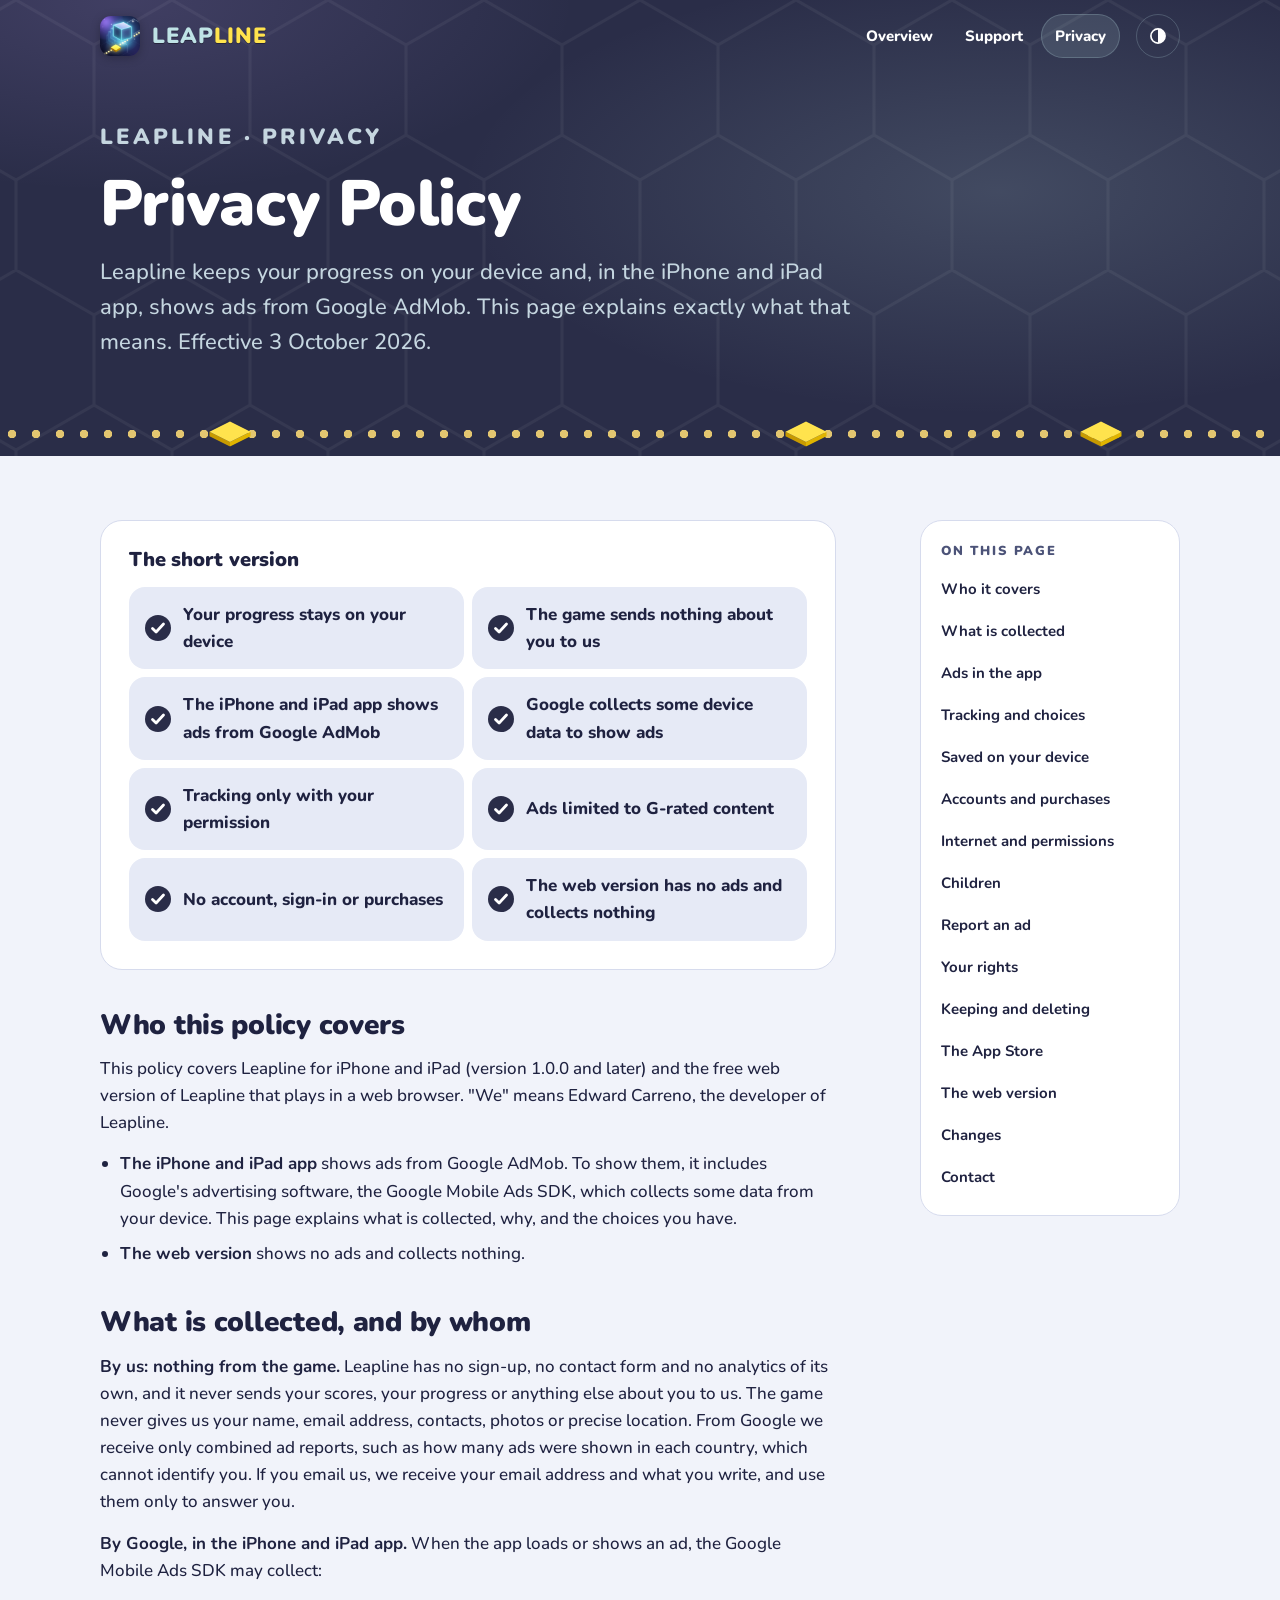
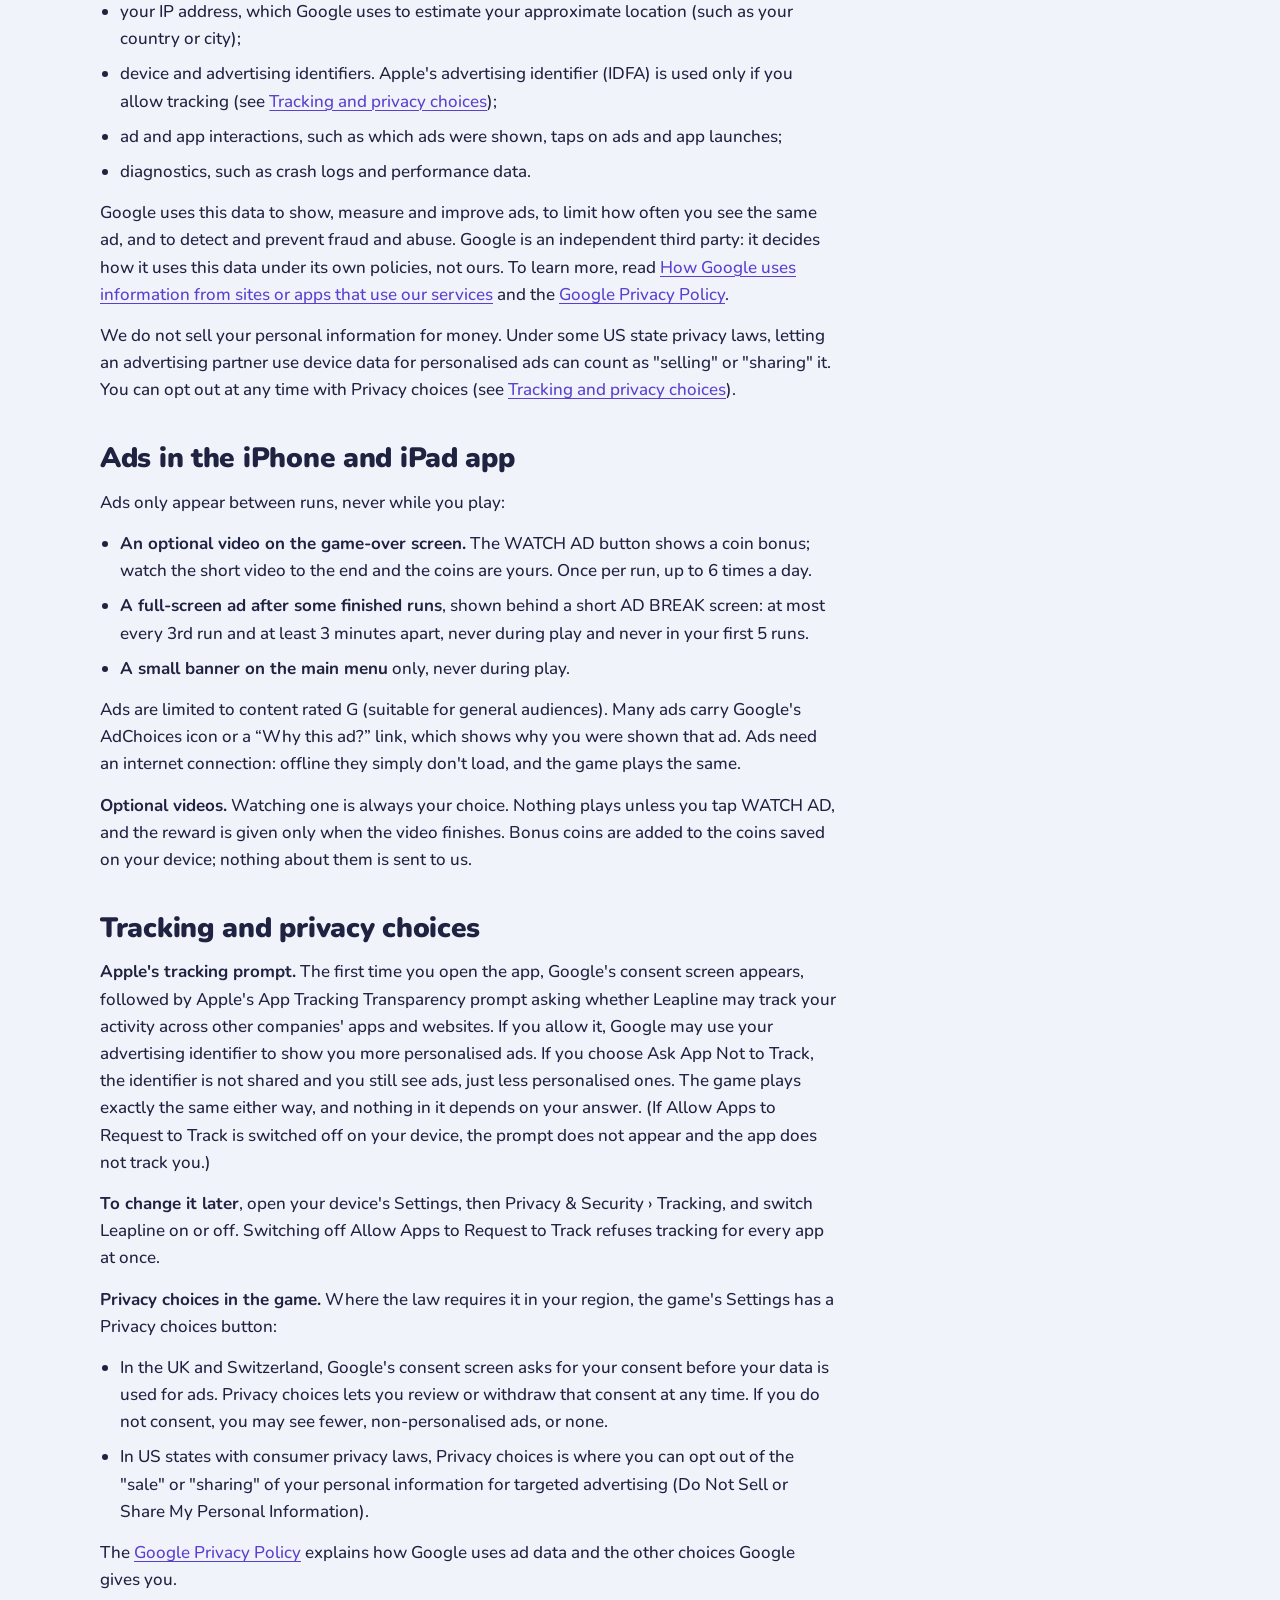
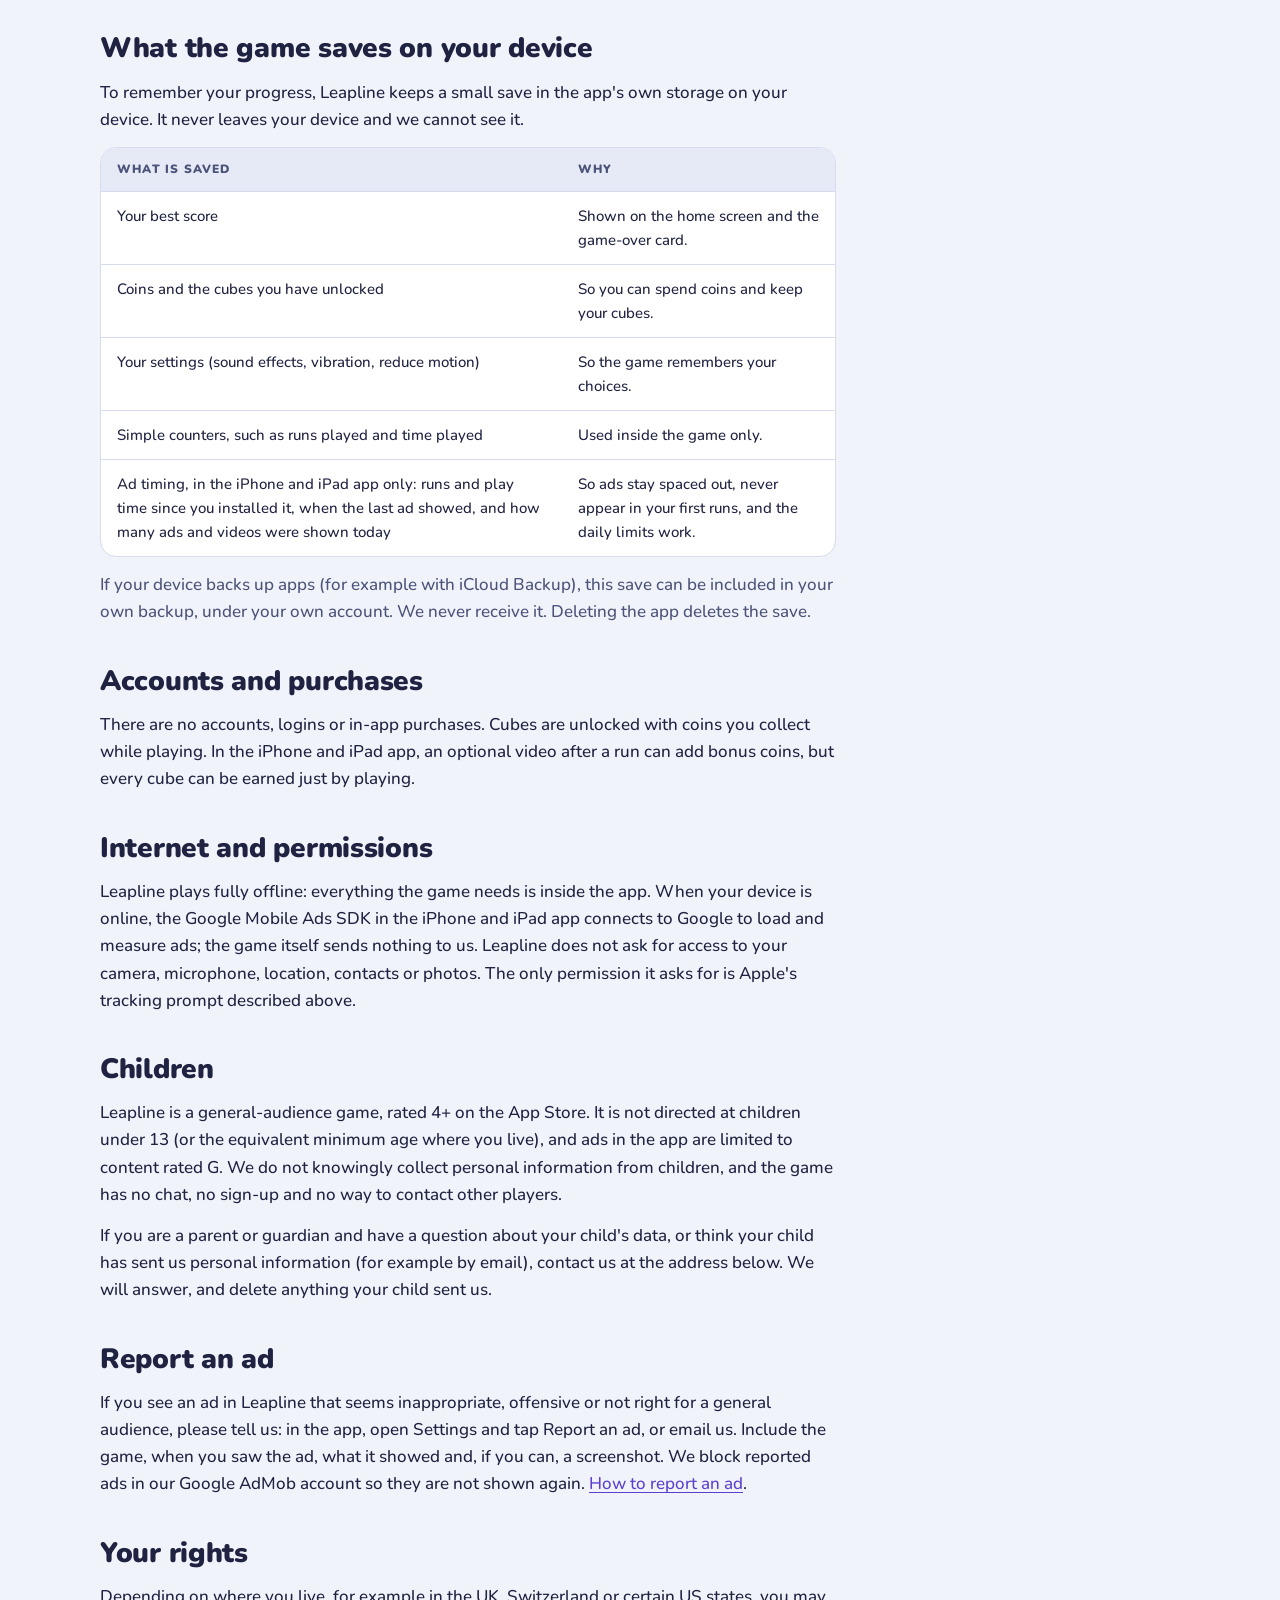
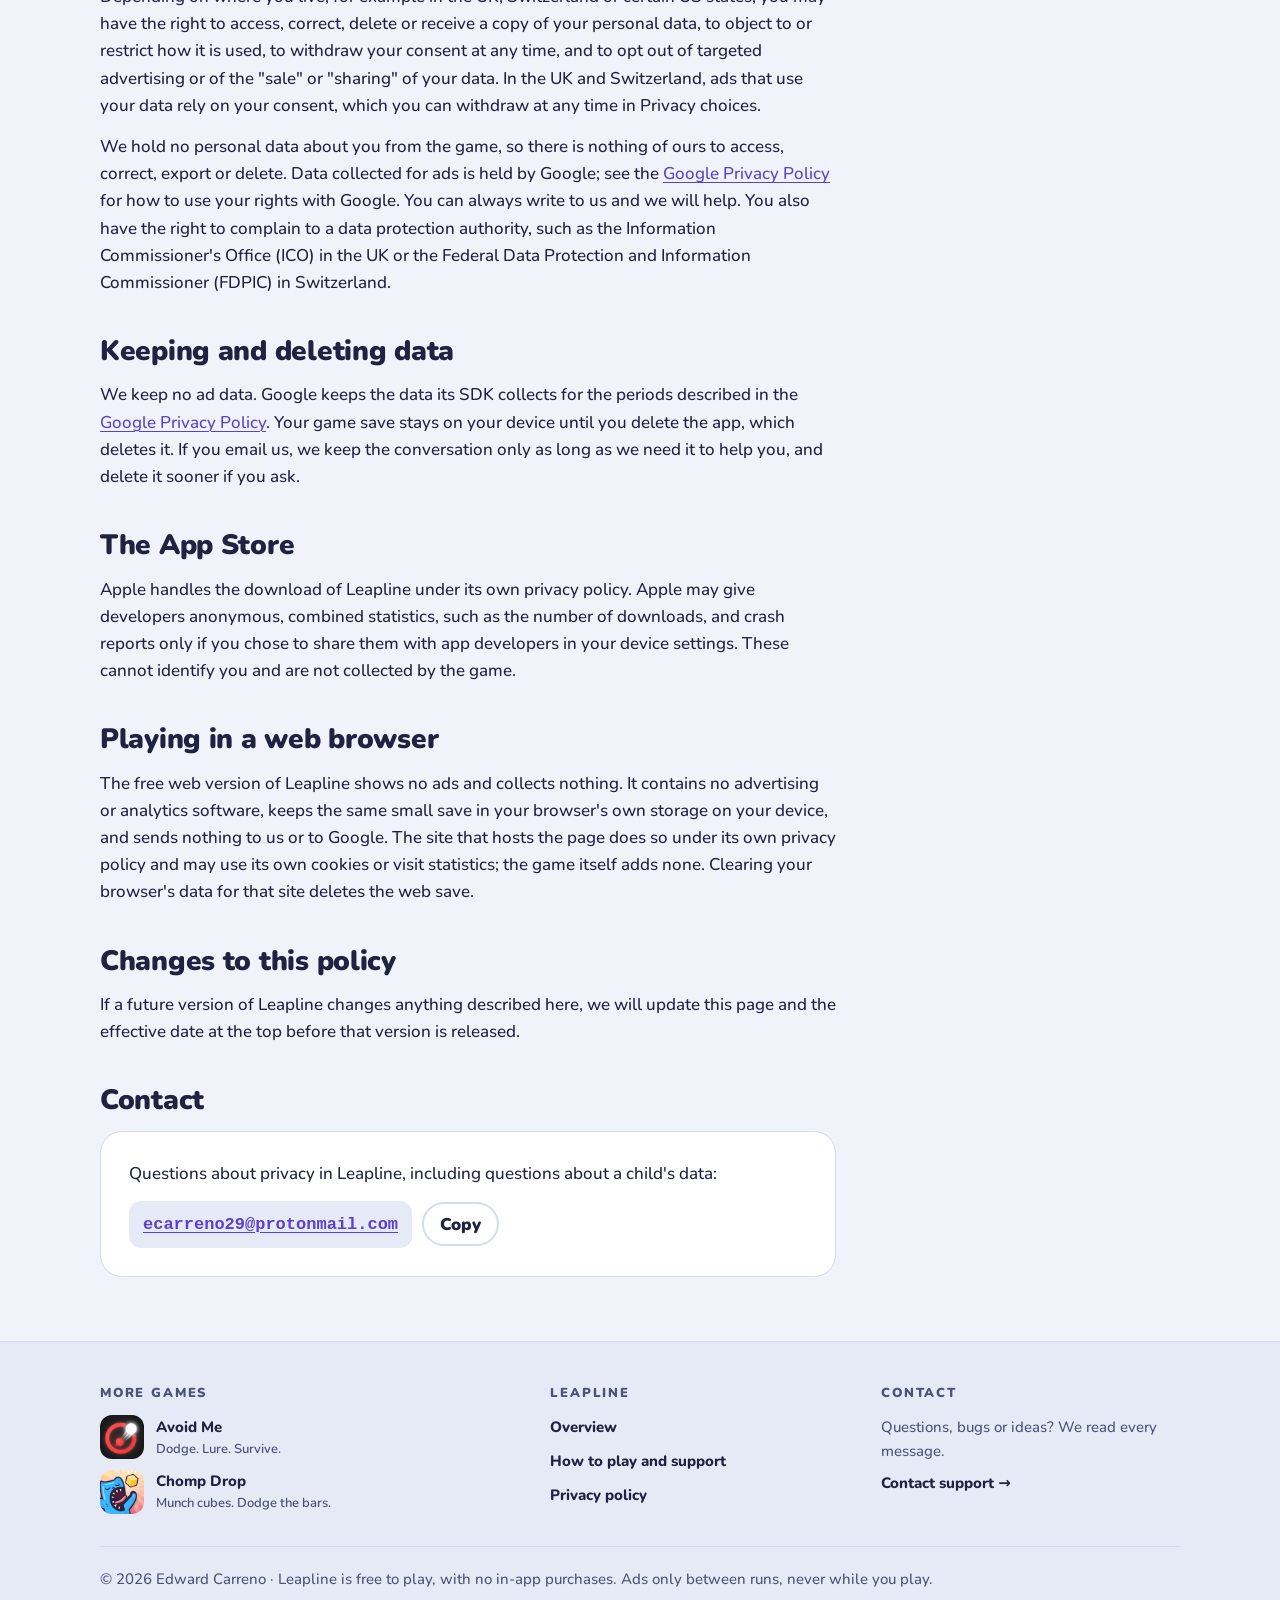
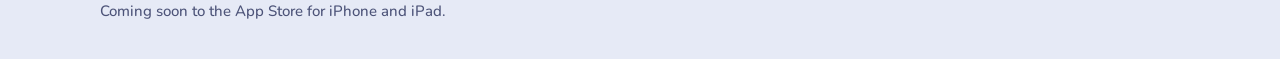
<file: leapline/privacy.html>
<!doctype html>
<html lang="en" data-game="leapline">
<head>
<meta charset="utf-8">
<meta name="viewport" content="width=device-width, initial-scale=1, viewport-fit=cover">
<title>Leapline Privacy Policy</title>
<meta name="description" content="Leapline keeps your progress on your device. The iPhone and iPad app shows ads from Google AdMob; the free web version shows none and collects nothing.">
<meta name="theme-color" content="#2a2d48">
<meta property="og:title" content="Leapline Privacy Policy">
<meta property="og:description" content="Leapline keeps your progress on your device. The iPhone and iPad app shows ads from Google AdMob; the free web version shows none and collects nothing.">
<meta property="og:type" content="website">
<link rel="icon" href="../assets/leapline/favicon.svg">
<link rel="preload" href="../assets/fonts/nunito-latin.woff2" as="font" type="font/woff2" crossorigin>
<link rel="stylesheet" href="../assets/site.css">
<script>try{var t=localStorage.getItem('arcade-site-theme');if(t==='light'||t==='dark')document.documentElement.setAttribute('data-theme',t)}catch(e){}</script>
</head>
<body>
<a class="skip" href="#main">Skip to content</a>
<svg width="0" height="0" style="position:absolute" aria-hidden="true" focusable="false">
<defs>
<linearGradient id="g-top" x1="0" y1="0" x2="0" y2="1"><stop offset="0" stop-color="#8a8e9c"/><stop offset="1" stop-color="#5f6370"/></linearGradient>
<linearGradient id="g-left" x1="0" y1="0" x2="1" y2="1"><stop offset="0" stop-color="#2e3038"/><stop offset="1" stop-color="#1c1d24"/></linearGradient>
<linearGradient id="g-right" x1="0" y1="0" x2="1" y2="1"><stop offset="0" stop-color="#454856"/><stop offset="1" stop-color="#30323d"/></linearGradient>
<symbol id="lp-cube" viewBox="0 0 100 100"><polygon points="50,6 92,28 50,50 8,28" fill="url(#g-top)"/><polygon points="8,28 50,50 50,96 8,74" fill="url(#g-left)"/><polygon points="50,50 92,28 92,74 50,96" fill="url(#g-right)"/><polyline points="8,28 50,50 92,28" fill="none" stroke="#fff" stroke-opacity=".45" stroke-width="2" stroke-linejoin="round"/><polygon points="50,6 92,28 92,74 50,96 8,74 8,28" fill="none" stroke="#f4fffd" stroke-opacity=".92" stroke-width="2.6" stroke-linejoin="round"/></symbol>
<symbol id="lp-tile" viewBox="0 0 60 36"><polygon points="2,15 30,29 30,35 2,21" fill="#c79a00"/><polygon points="30,29 58,15 58,21 30,35" fill="#e0b400"/><polygon points="30,1 58,15 30,29 2,15" fill="#ffe34d"/></symbol>
<symbol id="lp-crystal" viewBox="0 0 60 72"><polygon points="30,3 5,58 30,70" fill="#d3bdf8"/><polygon points="30,3 55,58 30,70" fill="#a98bea"/><polygon points="30,32 18,60 42,60" fill="#3e3566"/><polygon points="30,32 18,60 30,64" fill="#54477f"/></symbol>
<symbol id="ck" viewBox="0 0 26 26"><circle cx="13" cy="13" r="13" style="fill:var(--ck-bg,#2a2d48)"/><path d="M7.5 13.4l3.6 3.6 7.4-8" style="fill:none;stroke:var(--ck-ink,#fff)" stroke-width="2.8" stroke-linecap="round" stroke-linejoin="round"/></symbol>
<symbol id="ck-chip" viewBox="0 0 16 16"><circle cx="8" cy="8" r="8" fill="currentColor" opacity=".22"/><path d="M4.6 8.3l2.3 2.3 4.6-5" fill="none" stroke="currentColor" stroke-width="2" stroke-linecap="round" stroke-linejoin="round"/></symbol>
</defs>
</svg>
<header class="band">
<div class="wrap topbar">
<a class="brand" href="index.html" aria-label="Leapline home"><span class="mark"><img src="../media/leapline/icon-256.png" alt="" width="88" height="88"></span><span class="wm-leapline"><span class="t1">LEAP</span><span class="t2">LINE</span></span></a>
<nav class="nav" aria-label="Leapline"><a href="index.html">Overview</a><a href="support.html">Support</a><a href="privacy.html" aria-current="page">Privacy</a></nav>
<button class="theme-btn" type="button" data-theme-toggle aria-label="Colour theme"></button>
</div>
<div class="wrap page-head">
<p class="eyebrow">Leapline &middot; Privacy</p>
<h1>Privacy Policy</h1>
<p>Leapline keeps your progress on your device and, in the iPhone and iPad app, shows ads from Google AdMob. This page explains exactly what that means. Effective 3 October 2026.</p>
</div>
<div class="line line--sm" aria-hidden="true"><svg class="tile" style="left:18%" viewBox="0 0 60 36" aria-hidden="true"><use href="#lp-tile"/></svg><svg class="tile" style="left:63%" viewBox="0 0 60 36" aria-hidden="true"><use href="#lp-tile"/></svg><svg class="tile" style="left:86%" viewBox="0 0 60 36" aria-hidden="true"><use href="#lp-tile"/></svg></div>
</header>
<main id="main" class="wrap doc">
<div class="doc-body">
<div class="summary"><h2>The short version</h2><ul class="checks"><li><svg viewBox="0 0 26 26" aria-hidden="true"><use href="#ck"/></svg>Your progress stays on your device</li><li><svg viewBox="0 0 26 26" aria-hidden="true"><use href="#ck"/></svg>The game sends nothing about you to us</li><li><svg viewBox="0 0 26 26" aria-hidden="true"><use href="#ck"/></svg>The iPhone and iPad app shows ads from Google AdMob</li><li><svg viewBox="0 0 26 26" aria-hidden="true"><use href="#ck"/></svg>Google collects some device data to show ads</li><li><svg viewBox="0 0 26 26" aria-hidden="true"><use href="#ck"/></svg>Tracking only with your permission</li><li><svg viewBox="0 0 26 26" aria-hidden="true"><use href="#ck"/></svg>Ads limited to G-rated content</li><li><svg viewBox="0 0 26 26" aria-hidden="true"><use href="#ck"/></svg>No account, sign-in or purchases</li><li><svg viewBox="0 0 26 26" aria-hidden="true"><use href="#ck"/></svg>The web version has no ads and collects nothing</li></ul></div>
<section id="covers" aria-labelledby="covers-h"><h2 id="covers-h">Who this policy covers</h2><p>This policy covers Leapline for iPhone and iPad (version 1.0.0 and later) and the free web version of Leapline that plays in a web browser. "We" means Edward Carreno, the developer of Leapline.</p>
<ul><li><strong>The iPhone and iPad app</strong> shows ads from Google AdMob. To show them, it includes Google's advertising software, the Google Mobile Ads SDK, which collects some data from your device. This page explains what is collected, why, and the choices you have.</li>
<li><strong>The web version</strong> shows no ads and collects nothing.</li></ul></section><section id="collect" aria-labelledby="collect-h"><h2 id="collect-h">What is collected, and by whom</h2><p><strong>By us: nothing from the game.</strong> Leapline has no sign-up, no contact form and no analytics of its own, and it never sends your scores, your progress or anything else about you to us. The game never gives us your name, email address, contacts, photos or precise location. From Google we receive only combined ad reports, such as how many ads were shown in each country, which cannot identify you. If you email us, we receive your email address and what you write, and use them only to answer you.</p>
<p><strong>By Google, in the iPhone and iPad app.</strong> When the app loads or shows an ad, the Google Mobile Ads SDK may collect:</p>
<ul><li>your IP address, which Google uses to estimate your approximate location (such as your country or city);</li>
<li>device and advertising identifiers. Apple's advertising identifier (IDFA) is used only if you allow tracking (see <a href="#tracking">Tracking and privacy choices</a>);</li>
<li>ad and app interactions, such as which ads were shown, taps on ads and app launches;</li>
<li>diagnostics, such as crash logs and performance data.</li></ul>
<p>Google uses this data to show, measure and improve ads, to limit how often you see the same ad, and to detect and prevent fraud and abuse. Google is an independent third party: it decides how it uses this data under its own policies, not ours. To learn more, read <a href="https://policies.google.com/technologies/partner-sites">How Google uses information from sites or apps that use our services</a> and the <a href="https://policies.google.com/privacy">Google Privacy Policy</a>.</p>
<p>We do not sell your personal information for money. Under some US state privacy laws, letting an advertising partner use device data for personalised ads can count as "selling" or "sharing" it. You can opt out at any time with Privacy choices (see <a href="#tracking">Tracking and privacy choices</a>).</p></section><section id="ads" aria-labelledby="ads-h"><h2 id="ads-h">Ads in the iPhone and iPad app</h2><p>Ads only appear between runs, never while you play:</p>
<ul><li><strong>An optional video on the game-over screen.</strong> The WATCH AD button shows a coin bonus; watch the short video to the end and the coins are yours. Once per run, up to 6 times a day.</li>
<li><strong>A full-screen ad after some finished runs</strong>, shown behind a short AD BREAK screen: at most every 3rd run and at least 3 minutes apart, never during play and never in your first 5 runs.</li>
<li><strong>A small banner on the main menu</strong> only, never during play.</li></ul>
<p>Ads are limited to content rated G (suitable for general audiences). Many ads carry Google's AdChoices icon or a &ldquo;Why this ad?&rdquo; link, which shows why you were shown that ad. Ads need an internet connection: offline they simply don't load, and the game plays the same.</p>
<p><strong>Optional videos.</strong> Watching one is always your choice. Nothing plays unless you tap WATCH AD, and the reward is given only when the video finishes. Bonus coins are added to the coins saved on your device; nothing about them is sent to us.</p></section><section id="tracking" aria-labelledby="tracking-h"><h2 id="tracking-h">Tracking and privacy choices</h2><p><strong>Apple's tracking prompt.</strong> The first time you open the app, Google's consent screen appears, followed by Apple's App Tracking Transparency prompt asking whether Leapline may track your activity across other companies' apps and websites. If you allow it, Google may use your advertising identifier to show you more personalised ads. If you choose Ask App Not to Track, the identifier is not shared and you still see ads, just less personalised ones. The game plays exactly the same either way, and nothing in it depends on your answer. (If Allow Apps to Request to Track is switched off on your device, the prompt does not appear and the app does not track you.)</p>
<p><strong>To change it later</strong>, open your device's Settings, then Privacy &amp; Security &rsaquo; Tracking, and switch Leapline on or off. Switching off Allow Apps to Request to Track refuses tracking for every app at once.</p>
<p><strong>Privacy choices in the game.</strong> Where the law requires it in your region, the game's Settings has a Privacy choices button:</p>
<ul><li>In the UK and Switzerland, Google's consent screen asks for your consent before your data is used for ads. Privacy choices lets you review or withdraw that consent at any time. If you do not consent, you may see fewer, non-personalised ads, or none.</li>
<li>In US states with consumer privacy laws, Privacy choices is where you can opt out of the "sale" or "sharing" of your personal information for targeted advertising (Do Not Sell or Share My Personal Information).</li></ul>
<p>The <a href="https://policies.google.com/privacy">Google Privacy Policy</a> explains how Google uses ad data and the other choices Google gives you.</p></section><section id="device" aria-labelledby="device-h"><h2 id="device-h">What the game saves on your device</h2><p>To remember your progress, Leapline keeps a small save in the app's own storage on your device. It never leaves your device and we cannot see it.</p>
<div class="table-wrap"><table><thead><tr><th scope="col">What is saved</th><th scope="col">Why</th></tr></thead><tbody><tr><td>Your best score</td><td>Shown on the home screen and the game-over card.</td></tr><tr><td>Coins and the cubes you have unlocked</td><td>So you can spend coins and keep your cubes.</td></tr><tr><td>Your settings (sound effects, vibration, reduce motion)</td><td>So the game remembers your choices.</td></tr><tr><td>Simple counters, such as runs played and time played</td><td>Used inside the game only.</td></tr><tr><td>Ad timing, in the iPhone and iPad app only: runs and play time since you installed it, when the last ad showed, and how many ads and videos were shown today</td><td>So ads stay spaced out, never appear in your first runs, and the daily limits work.</td></tr></tbody></table></div>
<p class="muted">If your device backs up apps (for example with iCloud Backup), this save can be included in your own backup, under your own account. We never receive it. Deleting the app deletes the save.</p></section><section id="accounts" aria-labelledby="accounts-h"><h2 id="accounts-h">Accounts and purchases</h2><p>There are no accounts, logins or in-app purchases. Cubes are unlocked with coins you collect while playing. In the iPhone and iPad app, an optional video after a run can add bonus coins, but every cube can be earned just by playing.</p></section><section id="offline" aria-labelledby="offline-h"><h2 id="offline-h">Internet and permissions</h2><p>Leapline plays fully offline: everything the game needs is inside the app. When your device is online, the Google Mobile Ads SDK in the iPhone and iPad app connects to Google to load and measure ads; the game itself sends nothing to us. Leapline does not ask for access to your camera, microphone, location, contacts or photos. The only permission it asks for is Apple's tracking prompt described above.</p></section><section id="children" aria-labelledby="children-h"><h2 id="children-h">Children</h2><p>Leapline is a general-audience game, rated 4+ on the App Store. It is not directed at children under 13 (or the equivalent minimum age where you live), and ads in the app are limited to content rated G. We do not knowingly collect personal information from children, and the game has no chat, no sign-up and no way to contact other players.</p>
<p>If you are a parent or guardian and have a question about your child's data, or think your child has sent us personal information (for example by email), contact us at the address below. We will answer, and delete anything your child sent us.</p></section><section id="report" aria-labelledby="report-h"><h2 id="report-h">Report an ad</h2><p>If you see an ad in Leapline that seems inappropriate, offensive or not right for a general audience, please tell us: in the app, open Settings and tap Report an ad, or email us. Include the game, when you saw the ad, what it showed and, if you can, a screenshot. We block reported ads in our Google AdMob account so they are not shown again. <a href="support.html#report-an-ad">How to report an ad</a>.</p></section><section id="rights" aria-labelledby="rights-h"><h2 id="rights-h">Your rights</h2><p>Depending on where you live, for example in the UK, Switzerland or certain US states, you may have the right to access, correct, delete or receive a copy of your personal data, to object to or restrict how it is used, to withdraw your consent at any time, and to opt out of targeted advertising or of the "sale" or "sharing" of your data. In the UK and Switzerland, ads that use your data rely on your consent, which you can withdraw at any time in Privacy choices.</p>
<p>We hold no personal data about you from the game, so there is nothing of ours to access, correct, export or delete. Data collected for ads is held by Google; see the <a href="https://policies.google.com/privacy">Google Privacy Policy</a> for how to use your rights with Google. You can always write to us and we will help. You also have the right to complain to a data protection authority, such as the Information Commissioner's Office (ICO) in the UK or the Federal Data Protection and Information Commissioner (FDPIC) in Switzerland.</p></section><section id="retention" aria-labelledby="retention-h"><h2 id="retention-h">Keeping and deleting data</h2><p>We keep no ad data. Google keeps the data its SDK collects for the periods described in the <a href="https://policies.google.com/privacy">Google Privacy Policy</a>. Your game save stays on your device until you delete the app, which deletes it. If you email us, we keep the conversation only as long as we need it to help you, and delete it sooner if you ask.</p></section><section id="stores" aria-labelledby="stores-h"><h2 id="stores-h">The App Store</h2><p>Apple handles the download of Leapline under its own privacy policy. Apple may give developers anonymous, combined statistics, such as the number of downloads, and crash reports only if you chose to share them with app developers in your device settings. These cannot identify you and are not collected by the game.</p></section><section id="web" aria-labelledby="web-h"><h2 id="web-h">Playing in a web browser</h2><p>The free web version of Leapline shows no ads and collects nothing. It contains no advertising or analytics software, keeps the same small save in your browser's own storage on your device, and sends nothing to us or to Google. The site that hosts the page does so under its own privacy policy and may use its own cookies or visit statistics; the game itself adds none. Clearing your browser's data for that site deletes the web save.</p></section><section id="changes" aria-labelledby="changes-h"><h2 id="changes-h">Changes to this policy</h2><p>If a future version of Leapline changes anything described here, we will update this page and the effective date at the top before that version is released.</p></section><section id="contact" aria-labelledby="contact-h"><h2 id="contact-h">Contact</h2><div class="contact"><p>Questions about privacy in Leapline, including questions about a child's data:</p>
<div class="email-row"><a class="email" id="email-p" href="mailto:ecarreno29@protonmail.com?subject=Leapline%20privacy">ecarreno29@protonmail.com</a><button class="btn btn--ghost" type="button" data-copy="email-p">Copy</button></div></div></section>
</div>
<nav class="toc" aria-label="On this page" style="max-height:calc(100vh - 40px);overflow-y:auto;overscroll-behavior:contain"><p class="eyebrow">On this page</p><a href="#covers">Who it covers</a><a href="#collect">What is collected</a><a href="#ads">Ads in the app</a><a href="#tracking">Tracking and choices</a><a href="#device">Saved on your device</a><a href="#accounts">Accounts and purchases</a><a href="#offline">Internet and permissions</a><a href="#children">Children</a><a href="#report">Report an ad</a><a href="#rights">Your rights</a><a href="#retention">Keeping and deleting</a><a href="#stores">The App Store</a><a href="#web">The web version</a><a href="#changes">Changes</a><a href="#contact">Contact</a></nav>
</main>
<footer class="footer">
<div class="wrap">
<div class="footer-grid">
<div><h2>More games</h2><ul><li><a class="more" href="../avoid-me/index.html"><span class="mk"><img src="../media/avoid-me/icon-256.png" alt="" width="88" height="88"></span><span>Avoid Me<small>Dodge. Lure. Survive.</small></span></a></li><li><a class="more" href="../chomp-drop/index.html"><span class="mk"><img src="../media/chomp-drop/icon-256.png" alt="" width="88" height="88"></span><span>Chomp Drop<small>Munch cubes. Dodge the bars.</small></span></a></li></ul></div>
<div><h2>Leapline</h2><ul>
<li><a href="index.html">Overview</a></li>
<li><a href="support.html">How to play and support</a></li>
<li><a href="privacy.html">Privacy policy</a></li>
</ul></div>
<div><h2>Contact</h2><p class="muted-p">Questions, bugs or ideas? We read every message.</p>
<p><a class="contact-link" href="support.html#contact">Contact support&nbsp;&rarr;</a></p></div>
</div>
<p class="fine"><span>&copy; 2026 Edward Carreno &middot; Leapline is free to play, with no in-app purchases. Ads only between runs, never while you play.</span><span>Coming soon to the App Store for iPhone and iPad.</span></p>
</div>
</footer>
<script src="../assets/site.js"></script>
</body>
</html>
</file>
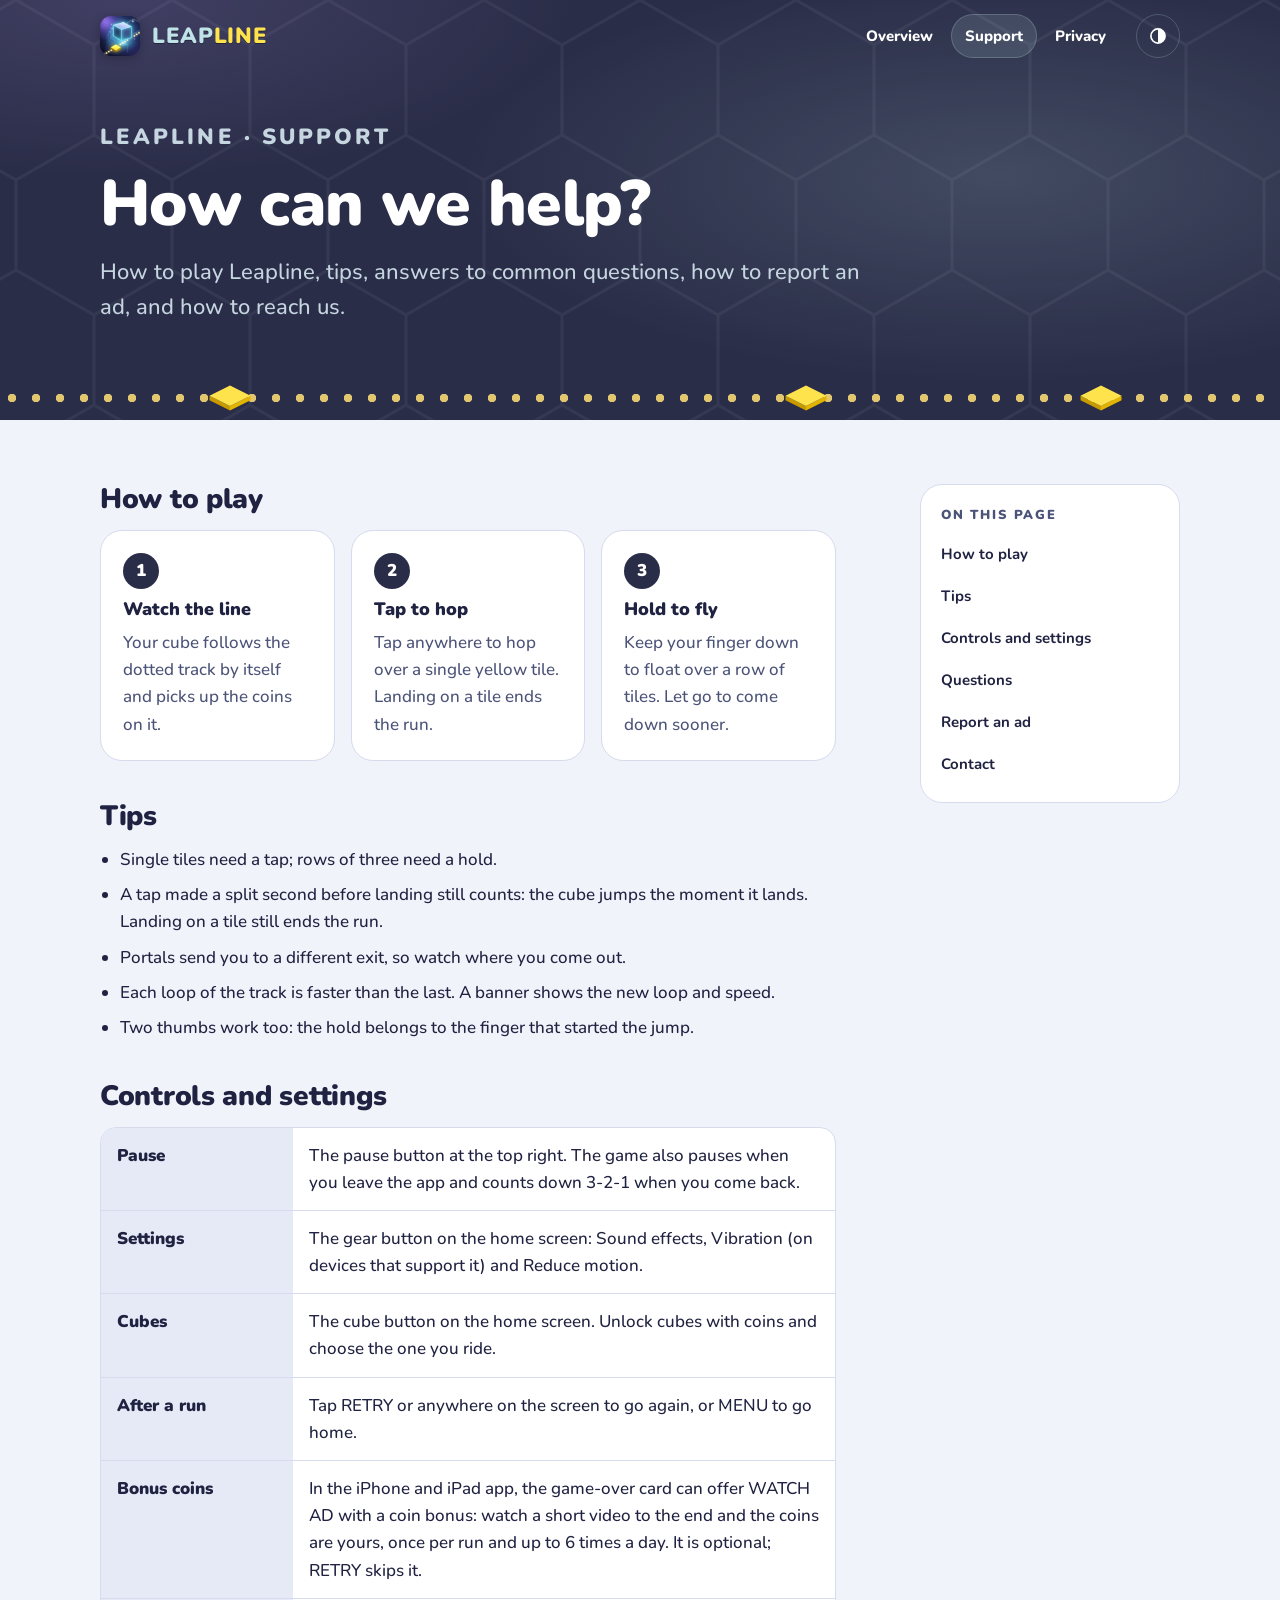
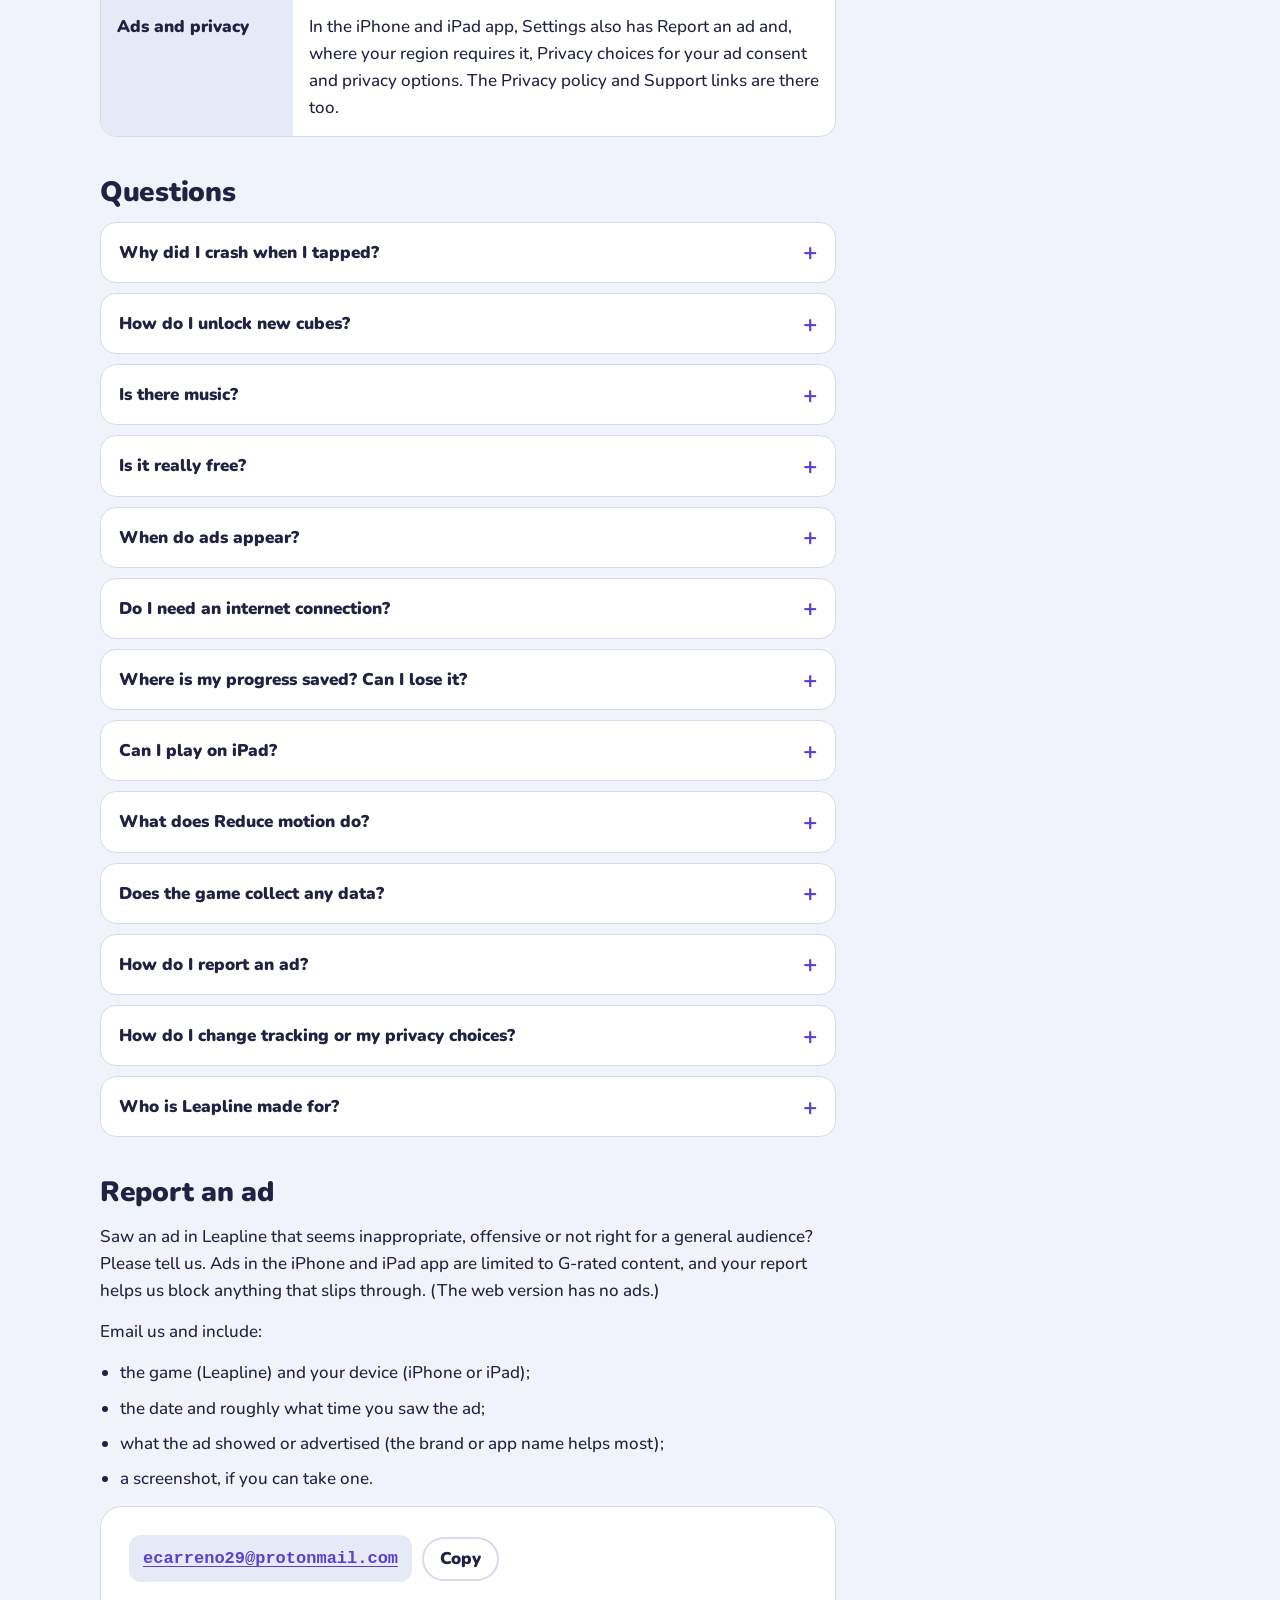
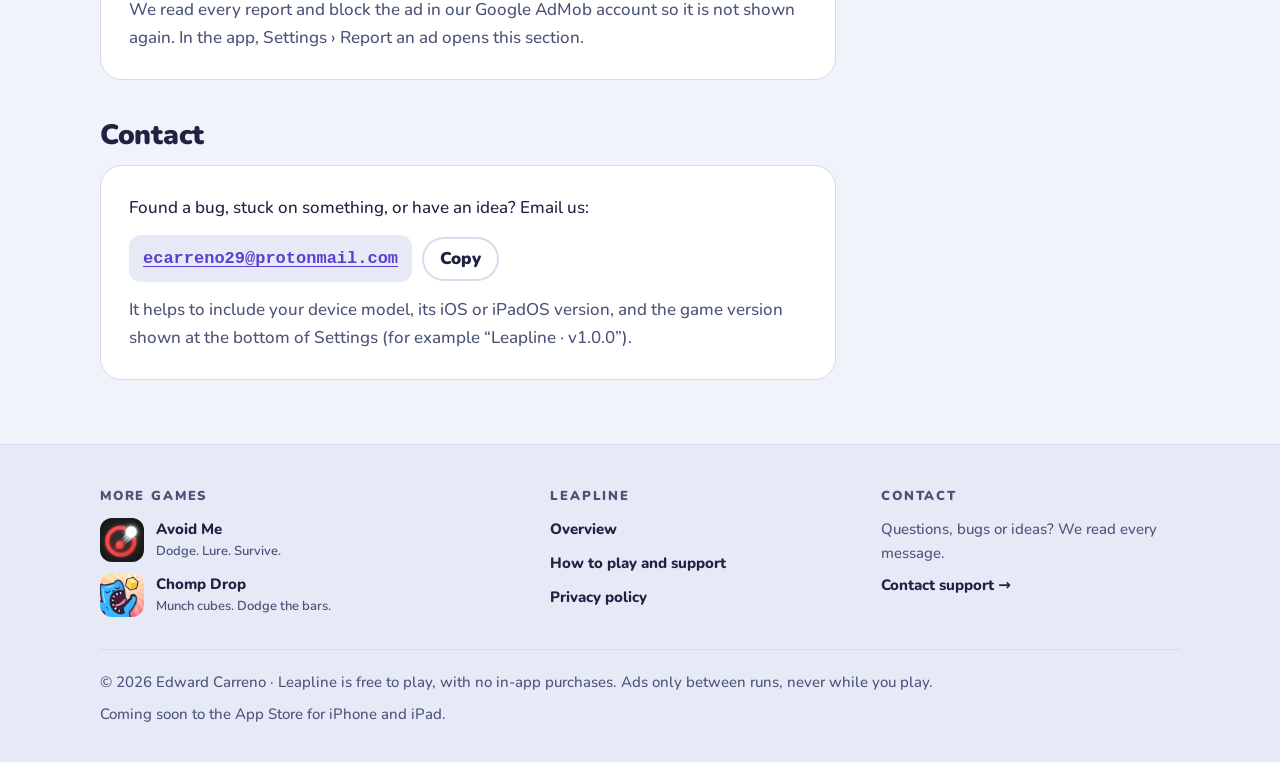
<file: leapline/support.html>
<!doctype html>
<html lang="en" data-game="leapline">
<head>
<meta charset="utf-8">
<meta name="viewport" content="width=device-width, initial-scale=1, viewport-fit=cover">
<title>Leapline Support</title>
<meta name="description" content="How to play Leapline, tips, answers to common questions, how to report an ad and how to get in touch.">
<meta name="theme-color" content="#2a2d48">
<meta property="og:title" content="Leapline Support">
<meta property="og:description" content="How to play Leapline, tips, answers to common questions, how to report an ad and how to get in touch.">
<meta property="og:type" content="website">
<link rel="icon" href="../assets/leapline/favicon.svg">
<link rel="preload" href="../assets/fonts/nunito-latin.woff2" as="font" type="font/woff2" crossorigin>
<link rel="stylesheet" href="../assets/site.css">
<script>try{var t=localStorage.getItem('arcade-site-theme');if(t==='light'||t==='dark')document.documentElement.setAttribute('data-theme',t)}catch(e){}</script>
</head>
<body>
<a class="skip" href="#main">Skip to content</a>
<svg width="0" height="0" style="position:absolute" aria-hidden="true" focusable="false">
<defs>
<linearGradient id="g-top" x1="0" y1="0" x2="0" y2="1"><stop offset="0" stop-color="#8a8e9c"/><stop offset="1" stop-color="#5f6370"/></linearGradient>
<linearGradient id="g-left" x1="0" y1="0" x2="1" y2="1"><stop offset="0" stop-color="#2e3038"/><stop offset="1" stop-color="#1c1d24"/></linearGradient>
<linearGradient id="g-right" x1="0" y1="0" x2="1" y2="1"><stop offset="0" stop-color="#454856"/><stop offset="1" stop-color="#30323d"/></linearGradient>
<symbol id="lp-cube" viewBox="0 0 100 100"><polygon points="50,6 92,28 50,50 8,28" fill="url(#g-top)"/><polygon points="8,28 50,50 50,96 8,74" fill="url(#g-left)"/><polygon points="50,50 92,28 92,74 50,96" fill="url(#g-right)"/><polyline points="8,28 50,50 92,28" fill="none" stroke="#fff" stroke-opacity=".45" stroke-width="2" stroke-linejoin="round"/><polygon points="50,6 92,28 92,74 50,96 8,74 8,28" fill="none" stroke="#f4fffd" stroke-opacity=".92" stroke-width="2.6" stroke-linejoin="round"/></symbol>
<symbol id="lp-tile" viewBox="0 0 60 36"><polygon points="2,15 30,29 30,35 2,21" fill="#c79a00"/><polygon points="30,29 58,15 58,21 30,35" fill="#e0b400"/><polygon points="30,1 58,15 30,29 2,15" fill="#ffe34d"/></symbol>
<symbol id="lp-crystal" viewBox="0 0 60 72"><polygon points="30,3 5,58 30,70" fill="#d3bdf8"/><polygon points="30,3 55,58 30,70" fill="#a98bea"/><polygon points="30,32 18,60 42,60" fill="#3e3566"/><polygon points="30,32 18,60 30,64" fill="#54477f"/></symbol>
<symbol id="ck" viewBox="0 0 26 26"><circle cx="13" cy="13" r="13" style="fill:var(--ck-bg,#2a2d48)"/><path d="M7.5 13.4l3.6 3.6 7.4-8" style="fill:none;stroke:var(--ck-ink,#fff)" stroke-width="2.8" stroke-linecap="round" stroke-linejoin="round"/></symbol>
<symbol id="ck-chip" viewBox="0 0 16 16"><circle cx="8" cy="8" r="8" fill="currentColor" opacity=".22"/><path d="M4.6 8.3l2.3 2.3 4.6-5" fill="none" stroke="currentColor" stroke-width="2" stroke-linecap="round" stroke-linejoin="round"/></symbol>
</defs>
</svg>
<header class="band">
<div class="wrap topbar">
<a class="brand" href="index.html" aria-label="Leapline home"><span class="mark"><img src="../media/leapline/icon-256.png" alt="" width="88" height="88"></span><span class="wm-leapline"><span class="t1">LEAP</span><span class="t2">LINE</span></span></a>
<nav class="nav" aria-label="Leapline"><a href="index.html">Overview</a><a href="support.html" aria-current="page">Support</a><a href="privacy.html">Privacy</a></nav>
<button class="theme-btn" type="button" data-theme-toggle aria-label="Colour theme"></button>
</div>
<div class="wrap page-head">
<p class="eyebrow">Leapline &middot; Support</p>
<h1>How can we help?</h1>
<p>How to play Leapline, tips, answers to common questions, how to report an ad, and how to reach us.</p>
</div>
<div class="line line--sm" aria-hidden="true"><svg class="tile" style="left:18%" viewBox="0 0 60 36" aria-hidden="true"><use href="#lp-tile"/></svg><svg class="tile" style="left:63%" viewBox="0 0 60 36" aria-hidden="true"><use href="#lp-tile"/></svg><svg class="tile" style="left:86%" viewBox="0 0 60 36" aria-hidden="true"><use href="#lp-tile"/></svg></div>
</header>
<main id="main" class="wrap doc">
<div class="doc-body">
<section id="play" aria-labelledby="play-h"><h2 id="play-h">How to play</h2><ol class="steps"><li><h3>Watch the line</h3><p>Your cube follows the dotted track by itself and picks up the coins on it.</p></li><li><h3>Tap to hop</h3><p>Tap anywhere to hop over a single yellow tile. Landing on a tile ends the run.</p></li><li><h3>Hold to fly</h3><p>Keep your finger down to float over a row of tiles. Let go to come down sooner.</p></li></ol></section>
<section id="tips" aria-labelledby="tips-h"><h2 id="tips-h">Tips</h2><ul><li>Single tiles need a tap; rows of three need a hold.</li><li>A tap made a split second before landing still counts: the cube jumps the moment it lands. Landing on a tile still ends the run.</li><li>Portals send you to a different exit, so watch where you come out.</li><li>Each loop of the track is faster than the last. A banner shows the new loop and speed.</li><li>Two thumbs work too: the hold belongs to the finger that started the jump.</li></ul></section>
<section id="controls" aria-labelledby="controls-h"><h2 id="controls-h">Controls and settings</h2><dl class="kv"><dt>Pause</dt><dd>The pause button at the top right. The game also pauses when you leave the app and counts down 3-2-1 when you come back.</dd><dt>Settings</dt><dd>The gear button on the home screen: Sound effects, Vibration (on devices that support it) and Reduce motion.</dd><dt>Cubes</dt><dd>The cube button on the home screen. Unlock cubes with coins and choose the one you ride.</dd><dt>After a run</dt><dd>Tap RETRY or anywhere on the screen to go again, or MENU to go home.</dd><dt>Bonus coins</dt><dd>In the iPhone and iPad app, the game-over card can offer WATCH AD with a coin bonus: watch a short video to the end and the coins are yours, once per run and up to 6 times a day. It is optional; RETRY skips it.</dd><dt>Ads and privacy</dt><dd>In the iPhone and iPad app, Settings also has Report an ad and, where your region requires it, Privacy choices for your ad consent and privacy options. The Privacy policy and Support links are there too.</dd></dl></section>
<section id="faq" aria-labelledby="faq-h"><h2 id="faq-h">Questions</h2><div class="faq"><details><summary>Why did I crash when I tapped?</summary><div><p>A tap hops over one tile. A row of tiles needs a hold. Landing on a tile always ends the run, even if you pressed again just before.</p></div></details><details><summary>How do I unlock new cubes?</summary><div><p>Collect coins during runs, then open the cube screen from the home screen. Each cube shows its price; the game-over card shows how close you are to the next one. In the iPhone and iPad app, the optional WATCH AD button on that card adds bonus coins.</p></div></details><details><summary>Is there music?</summary><div><p>Leapline has sound effects only. Turn them off in Settings.</p></div></details><details><summary>Is it really free?</summary><div><p>Yes. Leapline is free to play, and there is nothing to buy. Cubes are unlocked with coins you collect while playing. In the iPhone and iPad app, an optional video after a run can add bonus coins, but every cube can be earned just by playing. The iPhone and iPad app is supported by ads, which only appear between runs, never while you play. The web version has no ads.</p></div></details><details><summary>When do ads appear?</summary><div><p>Only between runs, and only in the iPhone and iPad app. After a game over you can choose to watch a short video for bonus coins (the WATCH AD button, up to 6 a day). Now and then a full-screen ad plays after a finished run, behind a short AD BREAK screen: never in your first 5 runs, at most every 3rd run and at least 3 minutes apart. The main menu also shows a small banner. Ads never appear while you play, and they are limited to G-rated content.</p></div></details><details><summary>Do I need an internet connection?</summary><div><p>No. Leapline works fully offline, so it plays fine on a plane or with mobile data switched off. Ads, including the optional videos, need a connection, so offline they simply do not appear.</p></div></details><details><summary>Where is my progress saved? Can I lose it?</summary><div><p>Your best score, coins and cubes stay on your device. It is saved on your device the moment it changes. There is no cloud sync, so deleting the app deletes your progress, and it does not move to a new device unless a backup or a phone-to-phone transfer brings the app data along.</p></div></details><details><summary>Can I play on iPad?</summary><div><p>Yes. Leapline is made for iPhone and iPad. Phones and iPads show the same stretch of track ahead, so neither gets an easier view.</p></div></details><details><summary>What does Reduce motion do?</summary><div><p>It tones down moving effects such as screen shake and particle bursts. It follows your device&#x27;s Reduce Motion setting until you change it in the game&#x27;s Settings.</p></div></details><details><summary>Does the game collect any data?</summary><div><p>The game keeps your progress only on your device and sends nothing to us. In the iPhone and iPad app, Google AdMob collects some device data to show and measure ads, such as your IP address and, only if you allow tracking, your advertising identifier. The web version collects nothing. The privacy policy has the details.</p></div></details><details><summary>How do I report an ad?</summary><div><p>In the app, open Settings and tap Report an ad, or email us (see Report an ad on this page). Tell us the game, when you saw the ad and what it showed, and add a screenshot if you can. We block reported ads so they are not shown again.</p></div></details><details><summary>How do I change tracking or my privacy choices?</summary><div><p>Tracking: on your iPhone or iPad, open Settings, then Privacy &amp; Security &gt; Tracking, and switch Leapline on or off. Consent in the UK and Switzerland, and the US &quot;Do Not Sell or Share&quot; opt-out: open Settings in the game and tap Privacy choices (it appears only where your region requires it). The game plays the same whatever you choose.</p></div></details><details><summary>Who is Leapline made for?</summary><div><p>A general audience. Leapline is rated 4+ on the App Store, and it is not directed at children under 13. Ads in the app are limited to G-rated content, and there is no chat, no sign-up and no way to contact other players. Parents with a question about a child&#x27;s data can email us.</p></div></details></div></section>
<section id="report-an-ad" aria-labelledby="report-an-ad-h"><h2 id="report-an-ad-h">Report an ad</h2>
<p>Saw an ad in Leapline that seems inappropriate, offensive or not right for a general audience? Please tell us. Ads in the iPhone and iPad app are limited to G-rated content, and your report helps us block anything that slips through. (The web version has no ads.)</p>
<p>Email us and include:</p>
<ul><li>the game (Leapline) and your device (iPhone or iPad);</li>
<li>the date and roughly what time you saw the ad;</li>
<li>what the ad showed or advertised (the brand or app name helps most);</li>
<li>a screenshot, if you can take one.</li></ul>
<div class="contact"><div class="email-row"><a class="email" id="email-r" href="mailto:ecarreno29@protonmail.com?subject=Leapline%20ad%20report">ecarreno29@protonmail.com</a><button class="btn btn--ghost" type="button" data-copy="email-r">Copy</button></div>
<p class="muted">We read every report and block the ad in our Google AdMob account so it is not shown again. In the app, Settings &rsaquo; Report an ad opens this section.</p></div>
</section>
<section id="contact" aria-labelledby="contact-h"><h2 id="contact-h">Contact</h2>
<div class="contact"><p>Found a bug, stuck on something, or have an idea? Email us:</p>
<div class="email-row"><a class="email" id="email-s" href="mailto:ecarreno29@protonmail.com?subject=Leapline%20support">ecarreno29@protonmail.com</a><button class="btn btn--ghost" type="button" data-copy="email-s">Copy</button></div>
<p class="muted">It helps to include your device model, its iOS or iPadOS version, and the game version shown at the bottom of Settings (for example &ldquo;Leapline &middot; v1.0.0&rdquo;).</p></div>
</section>
</div>
<nav class="toc" aria-label="On this page" style="max-height:calc(100vh - 40px);overflow-y:auto;overscroll-behavior:contain"><p class="eyebrow">On this page</p><a href="#play">How to play</a><a href="#tips">Tips</a><a href="#controls">Controls and settings</a><a href="#faq">Questions</a><a href="#report-an-ad">Report an ad</a><a href="#contact">Contact</a></nav>
</main>
<footer class="footer">
<div class="wrap">
<div class="footer-grid">
<div><h2>More games</h2><ul><li><a class="more" href="../avoid-me/index.html"><span class="mk"><img src="../media/avoid-me/icon-256.png" alt="" width="88" height="88"></span><span>Avoid Me<small>Dodge. Lure. Survive.</small></span></a></li><li><a class="more" href="../chomp-drop/index.html"><span class="mk"><img src="../media/chomp-drop/icon-256.png" alt="" width="88" height="88"></span><span>Chomp Drop<small>Munch cubes. Dodge the bars.</small></span></a></li></ul></div>
<div><h2>Leapline</h2><ul>
<li><a href="index.html">Overview</a></li>
<li><a href="support.html">How to play and support</a></li>
<li><a href="privacy.html">Privacy policy</a></li>
</ul></div>
<div><h2>Contact</h2><p class="muted-p">Questions, bugs or ideas? We read every message.</p>
<p><a class="contact-link" href="support.html#contact">Contact support&nbsp;&rarr;</a></p></div>
</div>
<p class="fine"><span>&copy; 2026 Edward Carreno &middot; Leapline is free to play, with no in-app purchases. Ads only between runs, never while you play.</span><span>Coming soon to the App Store for iPhone and iPad.</span></p>
</div>
</footer>
<script src="../assets/site.js"></script>
</body>
</html>
</file>
<file: assets/site.css>
/* Arcade site: one shared design for Leapline, Avoid Me and Chomp Drop.
 * Layout: a full-bleed brand band (header + hero, always in the game's own colours) that ends in the game's signature
 * "line" divider, then theme-aware content sections in a 1160px column, then a footer. Every page uses the same
 * components; only the tokens below change per game (html[data-game]) and per theme (light / dark / system). */

/* ---------- fonts (local copies of free, openly licensed fonts: Nunito, Squada One and Londrina Solid, all SIL OFL 1.1;
 * nothing is loaded from another site). Chomp Drop's two-tone title is a picture (media/chomp-drop/wordmark-*.webp); its
 * lettering font, Londrina Solid Black, also sets the Chomp Drop subtitle and display headings. */
@font-face {
	font-family: 'Site Nunito';
	src: url(fonts/nunito-latin.woff2) format('woff2');
	font-weight: 200 1000; font-style: normal; font-display: swap;
	unicode-range: U+0000-00FF, U+0131, U+0152-0153, U+02BB-02BC, U+02C6, U+02DA, U+02DC, U+0304, U+0308, U+0329, U+2000-206F, U+20AC, U+2122, U+2191, U+2193, U+2212, U+2215, U+FEFF, U+FFFD;
}
@font-face {
	font-family: 'Site Nunito';
	src: url(fonts/nunito-latin-ext.woff2) format('woff2');
	font-weight: 200 1000; font-style: normal; font-display: swap;
	unicode-range: U+0100-02BA, U+02BD-02C5, U+02C7-02CC, U+02CE-02D7, U+02DD-02FF, U+1E00-1E9F, U+1EF2-1EFF, U+2020, U+20A0-20AB, U+20AD-20C0, U+2113, U+2C60-2C7F, U+A720-A7FF;
}
@font-face { font-family: 'Squada One'; src: url(fonts/squada-one.woff) format('woff'); font-display: swap; }
/* Londrina Solid Black (Marcelo Magalhaes, SIL OFL 1.1, licence in fonts/londrina-solid-OFL.txt): the unmodified font,
 * only WOFF-compressed */
@font-face { font-family: 'Londrina Solid'; src: url(fonts/londrina-solid-black.woff) format('woff'); font-weight: 900; font-style: normal; font-display: swap; }

/* ---------- tokens: the hub (no data-game) ---------- */
:root {
	--bg: #f4f4f8;
	--surface: #ffffff;
	--surface-2: #eaebf2;
	--fg: #1b1c2b;
	--muted: #555a70;
	--line: #dcdee8;
	--link: #3b40c9;
	--accent: #2a2d48;          /* buttons / badges on the content area */
	--accent-ink: #ffffff;
	--tint: #e7e9f6;            /* icon wells */
	--focus: #2f6bff;
	--hero-bg: #22243a;
	--hero-fg: #ffffff;
	--hero-muted: #c9cde0;
	--hero-chip: rgba(255, 255, 255, .12);
	--hero-line: rgba(255, 255, 255, .18);
	--pop: #ffe34d;             /* the play button */
	--pop-ink: #22243a;
	--pop-edge: #b88f00;        /* its pressable bottom edge */
	--font-body: 'Site Nunito', 'Nunito', ui-rounded, system-ui, -apple-system, 'Segoe UI', Roboto, sans-serif;
	--font-display: 'Site Nunito', 'Nunito', ui-rounded, system-ui, sans-serif;
	--display-weight: 900;
	--display-case: none;
	--display-track: .01em;
	--fs-body: 1.0625rem;
	--fs-small: .875rem;
	--fs-lead: clamp(1.125rem, 1rem + .55vw, 1.375rem);
	--fs-h3: clamp(1.1875rem, 1.1rem + .3vw, 1.375rem);
	--fs-h2: clamp(1.75rem, 1.25rem + 2.2vw, 2.875rem);
	--fs-hero: clamp(3.25rem, 1.6rem + 6.6vw, 7.25rem);
	--radius: 22px;
	color-scheme: light;
}
@media (prefers-color-scheme: dark) {
	:root:not([data-theme="light"]) {
		--bg: #15161f; --surface: #1d1f2b; --surface-2: #232535; --fg: #eef0f8; --muted: #a9aec4; --line: #31344a;
		--link: #a9b2ff; --accent: #ffe34d; --accent-ink: #1b1c2b; --tint: #2a2d42; --focus: #8fb0ff;
		color-scheme: dark;
	}
}
:root[data-theme="dark"] {
	--bg: #15161f; --surface: #1d1f2b; --surface-2: #232535; --fg: #eef0f8; --muted: #a9aec4; --line: #31344a;
	--link: #a9b2ff; --accent: #ffe34d; --accent-ink: #1b1c2b; --tint: #2a2d42; --focus: #8fb0ff;
	color-scheme: dark;
}

/* ---------- Leapline: navy hex world, mint towers, purple crystals, yellow tiles ---------- */
:root[data-game="leapline"] {
	--bg: #f1f3fa; --surface: #ffffff; --surface-2: #e6eaf6; --fg: #1f2240; --muted: #4c5378; --line: #d6dbed;
	--link: #5b3fcf; --accent: #2a2d48; --accent-ink: #ffffff; --tint: #e2f2f2; --focus: #5b3fcf;
	--hero-bg: #2a2d48; --hero-fg: #ffffff; --hero-muted: #c5d6e0; --hero-chip: rgba(191, 227, 230, .13); --hero-line: rgba(191, 227, 230, .22);
	--pop: #ffe34d; --pop-ink: #2a2d48; --pop-edge: #b88f00;
	--mint: #bfe3e6; --mint-deep: #6fa6ad; --yellow: #ffe34d; --yellow-deep: #c79a00; --purple: #b69cf0;
	--font-display: 'Site Nunito', 'Nunito', ui-rounded, system-ui, sans-serif;
	--display-weight: 900; --display-case: uppercase; --display-track: .03em;
}
@media (prefers-color-scheme: dark) {
	:root[data-game="leapline"]:not([data-theme="light"]) {
		--bg: #1b1d33; --surface: #24274a; --surface-2: #20223c; --fg: #f1f3ff; --muted: #b9c7d8; --line: #383d66;
		--link: #cdb9ff; --accent: #ffe34d; --accent-ink: #2a2d48; --tint: #2d3a58; --focus: #cdb9ff;
	}
}
:root[data-game="leapline"][data-theme="dark"] {
	--bg: #1b1d33; --surface: #24274a; --surface-2: #20223c; --fg: #f1f3ff; --muted: #b9c7d8; --line: #383d66;
	--link: #cdb9ff; --accent: #ffe34d; --accent-ink: #2a2d48; --tint: #2d3a58; --focus: #cdb9ff;
}

/* ---------- Avoid Me: charcoal arena, red hazards, white dot and squares ---------- */
:root[data-game="avoid-me"] {
	--bg: #f3f1f1; --surface: #ffffff; --surface-2: #e9e5e5; --fg: #1c1a1a; --muted: #585252; --line: #dcd5d5;
	--link: #b3261e; --accent: #212121; --accent-ink: #ffffff; --tint: #f6e3e3; --focus: #1565c0;
	--hero-bg: #212121; --hero-fg: #ffffff; --hero-muted: #c4c0c0; --hero-chip: rgba(255, 255, 255, .1); --hero-line: rgba(255, 255, 255, .16);
	--pop: #d32f2f; --pop-ink: #ffffff; --pop-edge: #8a1a1a;
	--red: #f64545;
	--font-display: 'Squada One', 'Arial Narrow', 'Roboto Condensed', system-ui, sans-serif;
	--display-weight: 400; --display-case: uppercase; --display-track: .02em;
}
@media (prefers-color-scheme: dark) {
	:root[data-game="avoid-me"]:not([data-theme="light"]) {
		--bg: #161616; --surface: #212121; --surface-2: #1b1b1b; --fg: #f4f2f2; --muted: #b8b1b1; --line: #363333;
		--link: #ff7b72; --accent: #ffffff; --accent-ink: #212121; --tint: #33241f; --focus: #90caf9;
	}
}
:root[data-game="avoid-me"][data-theme="dark"] {
	--bg: #161616; --surface: #212121; --surface-2: #1b1b1b; --fg: #f4f2f2; --muted: #b8b1b1; --line: #363333;
	--link: #ff7b72; --accent: #ffffff; --accent-ink: #212121; --tint: #33241f; --focus: #90caf9;
}

/* ---------- Chomp Drop: peach sunset home, mint sky, candy pill bars, ink outlines ---------- */
:root[data-game="chomp-drop"] {
	--bg: #fff6ec; --surface: #fffdf9; --surface-2: #fbeadb; --fg: #2b2238; --muted: #694858; --line: #efd8c5;
	--link: #b0283a; --accent: #3b2232; --accent-ink: #ffffff; --tint: #dff0e0; --focus: #1565c0;
	--hero-bg: #f6b48c; --hero-fg: #2b2238; --hero-muted: #4b2c3c; --hero-chip: rgba(255, 252, 245, .62); --hero-line: rgba(43, 34, 56, .2);
	--pop: #c8303f; --pop-ink: #ffffff; --pop-edge: #7a1824;
	--ink: #2b2238; --mint: #d1e9d2;
	--font-display: 'Londrina Solid', 'Site Nunito', 'Nunito', ui-rounded, system-ui, sans-serif;
	--display-weight: 900; --display-case: uppercase; --display-track: .02em;
}
@media (prefers-color-scheme: dark) {
	:root[data-game="chomp-drop"]:not([data-theme="light"]) {
		--bg: #1f1726; --surface: #2a1f33; --surface-2: #251b2d; --fg: #fff3e8; --muted: #d6bfcd; --line: #46354f;
		--link: #ffa595; --accent: #ffde58; --accent-ink: #2b2238; --tint: #2c3a31; --focus: #90caf9;
	}
}
:root[data-game="chomp-drop"][data-theme="dark"] {
	--bg: #1f1726; --surface: #2a1f33; --surface-2: #251b2d; --fg: #fff3e8; --muted: #d6bfcd; --line: #46354f;
	--link: #ffa595; --accent: #ffde58; --accent-ink: #2b2238; --tint: #2c3a31; --focus: #90caf9;
}

/* ---------- base ---------- */
*, *::before, *::after { box-sizing: border-box; }
html { -webkit-text-size-adjust: 100%; text-size-adjust: 100%; }
body {
	margin: 0; background: var(--bg); color: var(--fg);
	font-family: var(--font-body); font-size: var(--fs-body); line-height: 1.6; font-weight: 500;
	-webkit-font-smoothing: antialiased; overflow-x: hidden;
}
img, svg { max-width: 100%; }
img { display: block; height: auto; }
a { color: var(--link); text-decoration-thickness: .08em; text-underline-offset: .18em; }
a:hover { text-decoration-thickness: .14em; }
:focus-visible { outline: 3px solid var(--focus); outline-offset: 3px; border-radius: 8px; }
h1, h2, h3 { line-height: 1.12; text-wrap: balance; margin: 0; }
h2 { font-size: var(--fs-h2); font-weight: 900; letter-spacing: -.01em; }
h3 { font-size: var(--fs-h3); font-weight: 900; }
p { margin: 0; }
.wrap { width: 100%; max-width: 1160px; margin-inline: auto; padding-inline: clamp(16px, 4vw, 40px); }
.skip { position: absolute; left: 12px; top: -60px; z-index: 10; background: var(--surface); color: var(--fg); padding: 10px 16px; border-radius: 12px; font-weight: 800; }
.skip:focus { top: 12px; }
.visually-hidden { position: absolute !important; width: 1px; height: 1px; overflow: hidden; clip: rect(0 0 0 0); white-space: nowrap; }
.eyebrow { font-size: .8125rem; font-weight: 900; letter-spacing: .14em; text-transform: uppercase; }
.display {
	font-family: var(--font-display); font-weight: var(--display-weight);
	text-transform: var(--display-case); letter-spacing: var(--display-track);
}

/* ---------- brand band (header + hero) ---------- */
.band { position: relative; background: var(--hero-bg); color: var(--hero-fg); isolation: isolate; overflow: hidden; }
.band::before { content: ''; position: absolute; inset: 0; z-index: -1; pointer-events: none; }
[data-game="leapline"] .band::before {
	background:
		radial-gradient(60% 70% at 78% 42%, rgba(191, 227, 230, .16), transparent 70%),
		radial-gradient(50% 60% at 10% 0%, rgba(182, 156, 240, .16), transparent 70%),
		url("data:image/svg+xml,%3Csvg xmlns='http://www.w3.org/2000/svg' width='156' height='270' viewBox='0 0 156 270'%3E%3Cpath d='M78 0L156 45V135L78 180L0 135V45ZM78 180V270' fill='none' stroke='%23ffffff' stroke-opacity='.05' stroke-width='3'/%3E%3C/svg%3E") center top / 156px 270px;
}
[data-game="avoid-me"] .band::before {
	background: radial-gradient(55% 65% at 80% 40%, rgba(246, 69, 69, .1), transparent 70%);
}
[data-game="chomp-drop"] .band::before {
	background:
		radial-gradient(28% 18% at 12% 30%, rgba(255, 255, 255, .45), transparent 70%),
		radial-gradient(22% 14% at 92% 72%, rgba(255, 255, 255, .35), transparent 70%),
		linear-gradient(180deg, rgba(255, 246, 228, .55), rgba(255, 246, 228, 0) 45%),
		#f6b48c url(chomp-drop/home-bg.jpg) center 30% / cover no-repeat;
}
:root:not([data-game]) .band::before {
	background:
		radial-gradient(40% 60% at 15% 20%, rgba(182, 156, 240, .22), transparent 70%),
		radial-gradient(40% 60% at 85% 30%, rgba(246, 69, 69, .18), transparent 70%),
		radial-gradient(45% 60% at 60% 100%, rgba(255, 190, 120, .2), transparent 70%);
}

.topbar { display: flex; flex-wrap: wrap; align-items: center; gap: 8px 16px; padding-block: 14px; }
.brand {
	display: inline-flex; align-items: center; gap: 12px; margin-right: auto; min-height: 44px;
	color: inherit; text-decoration: none; font-size: 1.375rem; line-height: 1;
}
.brand .mark { width: 40px; height: 40px; border-radius: 11px; flex: none; overflow: hidden; box-shadow: 0 2px 10px rgba(0, 0, 0, .25); }
.brand .mark img, .brand .mark svg { width: 100%; height: 100%; display: block; }
.nav { display: flex; gap: 4px; }
.nav a {
	display: inline-flex; align-items: center; min-height: 44px; padding: 0 14px; border-radius: 999px;
	color: var(--hero-fg); text-decoration: none; font-weight: 800; font-size: .9375rem;
}
.nav a:hover { background: var(--hero-chip); }
.nav a[aria-current="page"] { background: var(--hero-chip); box-shadow: inset 0 0 0 1px var(--hero-line); }
.theme-btn {
	width: 44px; height: 44px; flex: none; border-radius: 50%; border: 1px solid var(--hero-line); background: transparent;
	color: var(--hero-fg); display: inline-grid; place-items: center; cursor: pointer; padding: 0;
}
.theme-btn:hover { background: var(--hero-chip); }
.theme-btn svg { width: 20px; height: 20px; }
@media (max-width: 640px) {
	.topbar .nav { order: 3; width: 100%; justify-content: space-between; border-top: 1px solid var(--hero-line); padding-top: 8px; }
	.nav a { padding: 0 12px; }
}

/* hero */
.hero { display: grid; grid-template-columns: minmax(0, 1.08fr) minmax(0, .92fr); gap: clamp(32px, 5vw, 72px); align-items: center; padding-block: clamp(20px, 4vw, 56px) clamp(40px, 6vw, 80px); }
.hero-copy { display: grid; gap: 22px; min-width: 0; justify-items: start; }
.hero .eyebrow { color: var(--hero-muted); }
.hero h1 { font-size: var(--fs-hero); line-height: .92; }
.hero .subtitle { font-size: clamp(1.5rem, 1.1rem + 1.6vw, 2.375rem); font-weight: 900; line-height: 1.15; letter-spacing: -.005em; }
[data-game="chomp-drop"] .hero .subtitle { font-family: var(--font-display); text-transform: uppercase; letter-spacing: .02em; line-height: 1.05; }
.hero .pitch { font-size: var(--fs-lead); color: var(--hero-muted); max-width: 34em; line-height: 1.55; }
.cta-row { display: flex; flex-wrap: wrap; align-items: center; gap: 14px 22px; }
.play-btn {
	display: inline-flex; align-items: center; justify-content: center; gap: 12px; min-height: 58px; padding: 0 24px 0 28px;
	border-radius: 999px; background: var(--pop); color: var(--pop-ink); font-weight: 900; font-size: 1.125rem; line-height: 1.15;
	text-decoration: none; text-align: center; box-shadow: 0 5px 0 var(--pop-edge), 0 16px 30px rgba(0, 0, 0, .22);
	transition: transform .12s ease, box-shadow .12s ease;
}
.play-btn .arrow { width: 22px; height: 22px; flex: none; transition: transform .15s ease; }
.play-btn:hover { transform: translateY(-2px); box-shadow: 0 7px 0 var(--pop-edge), 0 20px 34px rgba(0, 0, 0, .26); text-decoration: none; }
.play-btn:hover .arrow { transform: translateX(3px); }
.play-btn:active { transform: translateY(3px); box-shadow: 0 2px 0 var(--pop-edge), 0 8px 14px rgba(0, 0, 0, .2); }
.play-btn--sm { min-height: 44px; padding: 0 16px 0 18px; font-size: .9375rem; gap: 8px; box-shadow: 0 3px 0 var(--pop-edge); }
.play-btn--sm .arrow { width: 17px; height: 17px; }
.play-btn--sm:hover { box-shadow: 0 5px 0 var(--pop-edge); }
.hero-2nd {
	display: inline-flex; align-items: center; min-height: 58px; padding: 0 24px; border-radius: 999px; color: var(--hero-fg);
	font-weight: 900; font-size: 1.0625rem; text-decoration: none; background: var(--hero-chip); box-shadow: inset 0 0 0 1.5px var(--hero-line);
}
.hero-2nd:hover { box-shadow: inset 0 0 0 2px currentColor; }
@media (max-width: 480px) { .hero .cta-row { width: 100%; gap: 12px; } .hero .cta-row > * { flex: 1 1 100%; justify-content: center; } }
.store-note { display: inline-flex; align-items: center; gap: 10px; font-size: .9375rem; font-weight: 800; color: var(--hero-muted); line-height: 1.3; }
.store-note svg { width: 13px; height: 20px; flex: none; }
.band .text-link { color: var(--hero-fg); font-weight: 800; min-height: 44px; display: inline-flex; align-items: center; }
.chips { display: flex; flex-wrap: wrap; gap: 8px; padding: 0; margin: 0; list-style: none; }
.chips li {
	display: inline-flex; align-items: center; gap: 7px; padding: 7px 13px; border-radius: 999px;
	background: var(--hero-chip); box-shadow: inset 0 0 0 1px var(--hero-line); font-size: .875rem; font-weight: 800;
}
.chips svg { width: 15px; height: 15px; flex: none; }

/* the phone screen with real gameplay */
.hero-art { position: relative; justify-self: center; width: min(100%, 360px); }
.screen {
	position: relative; aspect-ratio: 390 / 844; width: 100%; border-radius: 46px; overflow: hidden;
	background: #000; box-shadow: 0 0 0 9px rgba(10, 10, 20, .55), 0 0 0 10px var(--hero-line), 0 40px 80px rgba(0, 0, 0, .45);
}
[data-game="chomp-drop"] .screen { box-shadow: 0 0 0 9px #2b2238, 0 0 0 10px rgba(43, 34, 56, .3), 0 40px 70px rgba(120, 40, 50, .35); }
.screen img { width: 100%; height: 100%; object-fit: cover; }
.screen-cap { margin-top: 22px; text-align: center; font-size: .8125rem; font-weight: 700; color: var(--hero-muted); }
.sticker { position: absolute; pointer-events: none; filter: drop-shadow(0 18px 18px rgba(0, 0, 0, .35)); }
[data-game="leapline"] .sticker { width: 34%; left: -16%; top: 34%; animation: bob 1.4s ease-in-out infinite; filter: drop-shadow(0 0 22px rgba(191, 255, 246, .55)) drop-shadow(0 24px 18px rgba(0, 0, 0, .4)); }
[data-game="leapline"] .tower { position: absolute; width: 22%; right: -15%; bottom: 6%; opacity: .95; filter: drop-shadow(0 20px 20px rgba(0, 0, 0, .35)); }
[data-game="avoid-me"] .sticker { width: 34%; left: -17%; top: 30%; filter: drop-shadow(0 0 18px rgba(255, 255, 255, .35)); animation: bob 1.6s ease-in-out infinite; }
[data-game="chomp-drop"] .sticker { width: 50%; left: -22%; bottom: 3%; animation: bob 1.8s ease-in-out infinite; transform-origin: 50% 100%; }
@keyframes bob { 50% { transform: translateY(-12px); } }
@media (max-width: 860px) {
	.hero { grid-template-columns: minmax(0, 1fr); }
	.hero-art { width: min(74%, 320px); margin-top: 8px; }
}

/* the signature line at the bottom of every band */
.line { position: relative; height: 64px; }
.line--sm { height: 44px; }
/* Leapline: the dotted track with yellow tiles */
[data-game="leapline"] .line::before {
	content: ''; position: absolute; left: 0; right: 0; top: 50%; height: 10px; margin-top: -5px;
	background: radial-gradient(circle, #f7d774 0 4px, transparent 4.5px) 0 0 / 24px 10px repeat-x;
	opacity: .9;
}
[data-game="leapline"] .line .tile { position: absolute; top: 50%; width: 44px; transform: translate(-50%, -50%); }
/* Avoid Me: a red bar with a gap and the white dot slipping through it */
[data-game="avoid-me"] .line::before, [data-game="avoid-me"] .line::after {
	content: ''; position: absolute; top: 50%; height: 16px; margin-top: -8px; background: var(--red);
}
[data-game="avoid-me"] .line::before { left: 0; width: 58%; }
[data-game="avoid-me"] .line::after { left: calc(58% + 132px); right: 0; }
[data-game="avoid-me"] .line .dot {
	position: absolute; top: 50%; left: calc(58% + 66px); width: 26px; height: 26px; margin: -13px 0 0 -13px; border-radius: 50%;
	background: #fff; box-shadow: 0 0 18px rgba(255, 255, 255, .5);
}
[data-game="avoid-me"] .line .trail {
	position: absolute; top: 50%; left: calc(58% + 66px); width: 120px; height: 8px; margin-top: -4px; transform-origin: 0 50%;
	transform: rotate(152deg); border-radius: 8px; background: linear-gradient(90deg, rgba(255, 255, 255, .7), rgba(255, 255, 255, 0));
}
/* Chomp Drop: a row of candy pill bars with a gap and a cube falling through */
[data-game="chomp-drop"] .line::before, [data-game="chomp-drop"] .line::after {
	content: ''; position: absolute; top: 50%; height: 26px; margin-top: -13px; border-radius: 999px;
	background: linear-gradient(180deg, #a37bff 0 30%, #8b52ff 30%); box-shadow: inset 0 0 0 4px var(--ink);
}
[data-game="chomp-drop"] .line::before { left: -30px; width: calc(46% + 30px); }
[data-game="chomp-drop"] .line::after { left: calc(46% + 150px); right: -30px; }
[data-game="chomp-drop"] .line .cube { position: absolute; left: calc(46% + 75px); top: 50%; width: 38px; transform: translate(-50%, -110%); }
:root:not([data-game]) .line::before {
	content: ''; position: absolute; left: 0; right: 0; top: 50%; height: 2px; background: var(--hero-line);
}

/* ---------- content sections ---------- */
.section { padding-block: clamp(48px, 7vw, 96px); }
.section + .section { padding-top: 0; }
.section-head { display: grid; gap: 12px; margin-bottom: clamp(24px, 4vw, 40px); max-width: 44rem; }
.section-head .eyebrow { color: var(--link); }
.section-head p { color: var(--muted); font-size: var(--fs-lead); }

.features { display: grid; grid-template-columns: repeat(3, minmax(0, 1fr)); gap: 18px; padding: 0; margin: 0; list-style: none; }
.feature { display: grid; align-content: start; gap: 14px; padding: 26px 24px 28px; background: var(--surface); border: 1px solid var(--line); border-radius: var(--radius); min-width: 0; }
.feature .ic { width: 72px; height: 72px; border-radius: 20px; background: var(--tint); display: grid; place-items: center; }
.feature .ic img, .feature .ic svg { width: 48px; height: 48px; object-fit: contain; }
.feature p { color: var(--muted); }
[data-game="avoid-me"] .feature .ic { background: #212121; box-shadow: inset 0 0 0 1px rgba(246, 69, 69, .35); }      /* the game's own arena: white and red read on it */
@media (max-width: 860px) { .features { grid-template-columns: minmax(0, 1fr); } .feature { grid-template-columns: 72px minmax(0, 1fr); column-gap: 18px; } .feature .ic { grid-row: span 2; } }
@media (max-width: 420px) { .feature { grid-template-columns: minmax(0, 1fr); } .feature .ic { grid-row: auto; } }

/* the "pure game" promise */
.promise { background: var(--surface-2); border-radius: calc(var(--radius) + 6px); padding: clamp(24px, 4vw, 44px); display: grid; grid-template-columns: minmax(0, .8fr) minmax(0, 1.2fr); gap: clamp(20px, 4vw, 48px); align-items: center; }
.promise h2 { font-size: clamp(1.625rem, 1.2rem + 1.8vw, 2.5rem); }
.promise > div > p { color: var(--muted); margin-top: 12px; }
.checks { list-style: none; margin: 0; padding: 0; display: grid; grid-template-columns: repeat(2, minmax(0, 1fr)); gap: 12px; }
.checks li { display: flex; align-items: center; gap: 12px; padding: 14px 16px; background: var(--surface); border-radius: 16px; font-weight: 800; min-width: 0; }
.checks svg { width: 26px; height: 26px; flex: none; }
.checks svg { --ck-bg: var(--accent); --ck-ink: var(--accent-ink); }      /* the #ck symbol reads these through <use> */
@media (max-width: 860px) { .promise { grid-template-columns: minmax(0, 1fr); } }
@media (max-width: 420px) { .checks { grid-template-columns: minmax(0, 1fr); } }

/* screenshots: the section only exists once real store screenshots do (update_media.py) */
.shots-scroll { overflow-x: auto; overscroll-behavior-x: contain; scroll-snap-type: x mandatory; padding: 4px 4px 16px; margin-inline: -4px; scrollbar-width: thin; }
.shots { display: grid; grid-auto-flow: column; grid-auto-columns: minmax(150px, 208px); gap: 16px; padding: 0; margin: 0; list-style: none; }
.shot { scroll-snap-align: start; aspect-ratio: 1290 / 2796; border-radius: 26px; overflow: hidden; position: relative; min-width: 0; box-shadow: 0 1px 0 var(--line), 0 14px 30px rgba(0, 0, 0, .12); }
.shot img { width: 100%; height: 100%; object-fit: cover; }
@media (min-width: 1000px) { .shots-scroll { overflow: visible; } }

/* closing call-out */
.closer { display: grid; grid-template-columns: minmax(0, 1fr) auto; gap: 24px 40px; align-items: center; padding-block: clamp(36px, 5vw, 56px); }
.closer-cta { display: grid; gap: 10px; justify-items: end; }
.closer .closer-cta .cta-row { font-size: 1rem; margin: 0; gap: 4px 20px; }
.closer h2 { font-family: var(--font-display); font-weight: var(--display-weight); text-transform: var(--display-case); letter-spacing: var(--display-track); }
.closer p { color: var(--hero-muted); margin-top: 8px; font-size: var(--fs-lead); }
@media (max-width: 760px) { .closer { grid-template-columns: minmax(0, 1fr); } .closer-cta { justify-items: start; } }

/* ---------- wordmarks (each game's own title treatment) ---------- */
.wm-leapline { font-family: var(--font-display); font-weight: 900; letter-spacing: .03em; white-space: nowrap; }
.wm-leapline .t1 { color: #bfe3e6; text-shadow: 0 .05em 0 #6fa6ad, 0 .12em .26em rgba(0, 0, 0, .4); }
.wm-leapline .t2 { color: #ffe34d; text-shadow: 0 .05em 0 #c79a00, 0 .12em .26em rgba(0, 0, 0, .4); }
.wm-avoid { font-family: 'Squada One', 'Arial Narrow', sans-serif; font-weight: 400; letter-spacing: .02em; white-space: nowrap; color: #fff; }
.wm-avoid .me { color: var(--red, #f64545); }
.wm-chomp { display: block; height: auto; max-width: 100%; }                 /* Chomp Drop: a picture of the two-tone title (see update_media.py) */
.hero .wm-chomp--stacked { width: clamp(230px, 14vw + 150px, 390px); margin: -2% 0 -1% -1.5%; filter: drop-shadow(0 10px 18px rgba(120, 40, 50, .18)); }
.brand .wm-chomp--line { height: 30px; width: auto; }
.wm-chomp-text { font-family: 'Londrina Solid', 'Site Nunito', 'Nunito', ui-rounded, system-ui, sans-serif; font-weight: 900; letter-spacing: .02em; color: #2b2238; }
.brand .wm-leapline .t1, .brand .wm-leapline .t2 { text-shadow: 0 .06em 0 rgba(0, 0, 0, .35); }

/* ---------- document pages (privacy, support) ---------- */
.page-head { display: grid; gap: 14px; padding-block: clamp(20px, 4vw, 48px) clamp(28px, 4vw, 52px); }
.page-head > * { max-width: 48rem; }
.page-head .eyebrow { color: var(--hero-muted); }
.page-head h1 { font-size: clamp(2.25rem, 1.4rem + 3.6vw, 4rem); font-weight: 900; letter-spacing: -.01em; }
.page-head p { color: var(--hero-muted); font-size: var(--fs-lead); }
.doc { display: grid; grid-template-columns: minmax(0, 1fr) 260px; gap: clamp(28px, 5vw, 64px); align-items: start; padding-block: clamp(36px, 5vw, 64px); }
.doc-body { min-width: 0; max-width: 46rem; display: grid; gap: 40px; }
.doc-body section { display: grid; gap: 14px; scroll-margin-top: 20px; }
.doc-body h2 { font-size: clamp(1.375rem, 1.1rem + 1vw, 1.75rem); }
.doc-body p, .doc-body li { color: var(--fg); }
.doc-body ul { margin: 0; padding-left: 1.2em; display: grid; gap: 8px; }
.doc-body ul.checks { padding-left: 0; }
.doc-body .muted { color: var(--muted); }
.toc { position: sticky; top: 20px; display: grid; gap: 6px; padding: 20px; background: var(--surface); border: 1px solid var(--line); border-radius: var(--radius); font-size: .9375rem; }
.toc .eyebrow { color: var(--muted); margin-bottom: 4px; }
.toc a { color: var(--fg); text-decoration: none; font-weight: 700; padding: 6px 0; }
.toc a:hover { color: var(--link); }
@media (max-width: 900px) { .doc { grid-template-columns: minmax(0, 1fr); } .toc { display: none; } }

.summary { background: var(--surface); border: 1px solid var(--line); border-radius: var(--radius); padding: clamp(20px, 3vw, 28px); display: grid; gap: 16px; }
.summary h2 { font-size: 1.25rem; }
.summary .checks li { background: var(--surface-2); }

.table-wrap { overflow-x: auto; border: 1px solid var(--line); border-radius: 16px; background: var(--surface); }
table { border-collapse: collapse; width: 100%; min-width: 520px; font-size: .9375rem; }
th, td { text-align: left; vertical-align: top; padding: 12px 16px; border-bottom: 1px solid var(--line); }
th { font-size: .75rem; letter-spacing: .1em; text-transform: uppercase; color: var(--muted); font-weight: 900; background: var(--surface-2); }
tr:last-child td { border-bottom: 0; }
@media (max-width: 560px) {                     /* phones: each row becomes a small card (what, then why) */
	table { min-width: 0; }
	thead { position: absolute; width: 1px; height: 1px; overflow: hidden; clip: rect(0 0 0 0); }
	tr { display: block; padding: 12px 16px; border-bottom: 1px solid var(--line); }
	tr:last-child { border-bottom: 0; }
	td { display: block; padding: 0; border: 0; }
	td + td { color: var(--muted); font-size: .875rem; margin-top: 2px; }
}

.steps { list-style: none; margin: 0; padding: 0; display: grid; grid-template-columns: repeat(3, minmax(0, 1fr)); gap: 16px; counter-reset: step; }
.steps li { counter-increment: step; background: var(--surface); border: 1px solid var(--line); border-radius: var(--radius); padding: 22px; display: grid; gap: 10px; align-content: start; min-width: 0; }
.steps li::before { content: counter(step); width: 36px; height: 36px; border-radius: 50%; display: grid; place-items: center; background: var(--accent); color: var(--accent-ink); font-weight: 900; }
.steps h3 { font-size: 1.125rem; }
.steps p { color: var(--muted); }
@media (max-width: 760px) { .steps { grid-template-columns: minmax(0, 1fr); } }

.kv { margin: 0; display: grid; grid-template-columns: minmax(0, 12rem) minmax(0, 1fr); border: 1px solid var(--line); border-radius: 16px; overflow: hidden; background: var(--surface); }
.kv dt, .kv dd { margin: 0; padding: 14px 16px; border-bottom: 1px solid var(--line); }
.kv dt { font-weight: 900; background: var(--surface-2); }
.kv dt:last-of-type, .kv dd:last-of-type { border-bottom: 0; }
@media (max-width: 560px) { .kv { grid-template-columns: minmax(0, 1fr); } .kv dt { border-bottom: 0; padding-bottom: 4px; } }

.faq { display: grid; gap: 10px; }
.faq details { background: var(--surface); border: 1px solid var(--line); border-radius: 16px; }
.faq summary { cursor: pointer; list-style: none; padding: 16px 52px 16px 18px; font-weight: 900; position: relative; min-height: 44px; }
.faq summary::-webkit-details-marker { display: none; }
.faq summary::after { content: '+'; position: absolute; right: 18px; top: 50%; transform: translateY(-50%); font-size: 1.5rem; line-height: 1; color: var(--link); font-weight: 700; }
.faq details[open] summary::after { content: '\2212'; }
.faq details > div { padding: 0 18px 18px; color: var(--muted); display: grid; gap: 10px; }

.contact { background: var(--surface); border: 1px solid var(--line); border-radius: var(--radius); padding: clamp(20px, 3vw, 28px); display: grid; gap: 14px; }
.email-row { display: flex; flex-wrap: wrap; align-items: center; gap: 10px; }
.email { font-family: ui-monospace, 'SF Mono', Menlo, Consolas, monospace; font-size: 1.0625rem; font-weight: 700; padding: 10px 14px; border-radius: 12px; background: var(--surface-2); color: var(--fg); overflow-wrap: anywhere; user-select: all; text-decoration: none; }
.email.is-todo { background: transparent; color: var(--muted); box-shadow: inset 0 0 0 2px var(--line); user-select: text; }
a.email { color: var(--link); text-decoration: underline; text-decoration-thickness: .08em; }
.btn {
	display: inline-flex; align-items: center; justify-content: center; gap: 8px; min-height: 44px; padding: 0 18px; border-radius: 999px; border: 0;
	background: var(--accent); color: var(--accent-ink); font: inherit; font-weight: 900; cursor: pointer; text-decoration: none;
}
.btn:hover { filter: brightness(1.08); }
.btn--ghost { background: transparent; color: var(--fg); box-shadow: inset 0 0 0 2px var(--line); }

.support-play { margin-top: 6px; display: flex; flex-wrap: wrap; align-items: center; justify-content: space-between; gap: 14px 20px; padding: 18px 20px 22px; border-radius: var(--radius); background: var(--surface-2); }
.support-play p { font-weight: 800; max-width: 26rem; }

/* ---------- footer ---------- */
.footer { background: var(--surface-2); border-top: 1px solid var(--line); padding-block: 44px 36px; font-size: .9375rem; }
.footer-grid { display: grid; grid-template-columns: minmax(0, 1.4fr) minmax(0, 1fr) minmax(0, 1fr); gap: 32px; }
.footer h2 { font-size: .8125rem; letter-spacing: .14em; text-transform: uppercase; color: var(--muted); font-weight: 900; margin-bottom: 14px; }
.footer ul { list-style: none; margin: 0; padding: 0; display: grid; gap: 10px; }
.footer a { color: var(--fg); font-weight: 800; text-decoration: none; }
.footer a:hover { color: var(--link); text-decoration: underline; }
.more { display: flex; align-items: center; gap: 12px; }
.more .mk { width: 44px; height: 44px; border-radius: 12px; overflow: hidden; flex: none; }
.more .mk img, .more .mk svg { width: 100%; height: 100%; display: block; }
.footer .muted-p { color: var(--muted); margin-bottom: 8px; }
.more small { display: block; color: var(--muted); font-weight: 600; font-size: .8125rem; }
.footer .fine { margin-top: 32px; padding-top: 20px; border-top: 1px solid var(--line); color: var(--muted); display: flex; flex-wrap: wrap; gap: 8px 20px; justify-content: space-between; }
@media (max-width: 760px) { .footer-grid { grid-template-columns: minmax(0, 1fr); } }

/* ---------- hub ---------- */
.hub-hero { display: grid; grid-template-columns: minmax(0, 1.1fr) minmax(0, .9fr); gap: clamp(24px, 4vw, 56px); align-items: center; padding-block: clamp(12px, 3vw, 40px) clamp(24px, 4vw, 48px); }
.hub-head { display: grid; gap: 20px; justify-items: start; min-width: 0; }
.fan { position: relative; width: 100%; max-width: 480px; justify-self: center; aspect-ratio: 1 / 1.02; }
.fan-phone {
	position: absolute; top: 50%; left: 50%; width: 40%; aspect-ratio: 390 / 844; border-radius: 26px; overflow: hidden; background: #000;
	box-shadow: 0 0 0 6px rgba(10, 10, 20, .65), 0 0 0 7px rgba(255, 255, 255, .14), 0 30px 60px rgba(0, 0, 0, .45);
}
.fan-phone img { width: 100%; height: 100%; object-fit: cover; }
.fan-0 { transform: translate(-116%, -47%) rotate(-8deg); }
.fan-1 { width: 44%; z-index: 2; transform: translate(-50%, -51%); }
.fan-2 { transform: translate(16%, -47%) rotate(8deg); }
@media (max-width: 860px) { .hub-hero { grid-template-columns: minmax(0, 1fr); } .fan { max-width: 420px; } }
.hub-head h1 { font-size: clamp(2.5rem, 1.4rem + 4.6vw, 5rem); font-weight: 900; letter-spacing: -.02em; line-height: 1; }
.hub-head p { color: var(--hero-muted); font-size: var(--fs-lead); max-width: 36em; }
.games { display: grid; grid-template-columns: repeat(3, minmax(0, 1fr)); gap: 20px; list-style: none; margin: 0; padding: 0; }
.game-card { border-radius: calc(var(--radius) + 4px); overflow: hidden; display: grid; grid-template-rows: auto 1fr; background: var(--surface); border: 1px solid var(--line); min-width: 0; }
.game-card .art { position: relative; aspect-ratio: 4 / 3; overflow: hidden; display: grid; place-items: center; }
.game-card .art .shot-mini { position: absolute; width: 42%; right: 8%; top: 12%; aspect-ratio: 390 / 844; border-radius: 22px; overflow: hidden; box-shadow: 0 0 0 5px rgba(0, 0, 0, .35), 0 20px 40px rgba(0, 0, 0, .35); }
.game-card .art .shot-mini img { width: 100%; height: 100%; object-fit: cover; }
.game-card .art .wm { position: absolute; left: 7%; top: 14%; max-width: 46%; font-size: clamp(1.75rem, 1rem + 2vw, 2.5rem); line-height: .95; }
.game-card .wm-leapline { display: inline-flex; flex-direction: column; }
.game-card .wm-avoid .me { display: block; }
.game-card .body { padding: 22px; display: flex; flex-direction: column; gap: 10px; }
.game-card .body > p:first-of-type { flex: 1; }      /* buttons and links line up across the cards */
.game-card .body p { color: var(--muted); }
.game-card .links { display: flex; flex-wrap: wrap; gap: 4px 16px; margin-top: 6px; font-weight: 800; }
.game-card .links a { min-height: 44px; display: inline-flex; align-items: center; }
.art--leapline { background: radial-gradient(70% 70% at 70% 40%, #3a3f68, #2a2d48 70%); }
.art--avoid { background: #212121; }
.art--chomp { background: #f6b48c url(chomp-drop/home-bg.jpg) center / cover; }
.art--chomp .wm { width: 44%; left: 5%; top: 16%; }
.art--chomp .wm .wm-chomp { width: 100%; }
.game-card .card-play { margin-top: 8px; }
[data-game-card="avoid-me"] .play-btn { --pop: #d32f2f; --pop-ink: #ffffff; --pop-edge: #8a1a1a; }
[data-game-card="chomp-drop"] .play-btn { --pop: #c8303f; --pop-ink: #ffffff; --pop-edge: #7a1824; }
@media (max-width: 900px) { .games { grid-template-columns: minmax(0, 1fr); } .game-card .art { aspect-ratio: 16 / 9; } .game-card .art .shot-mini { width: 26%; top: 8%; } }

@media (prefers-reduced-motion: reduce) {
	*, *::before, *::after { animation: none !important; transition: none !important; scroll-behavior: auto !important; }
}
</file>
